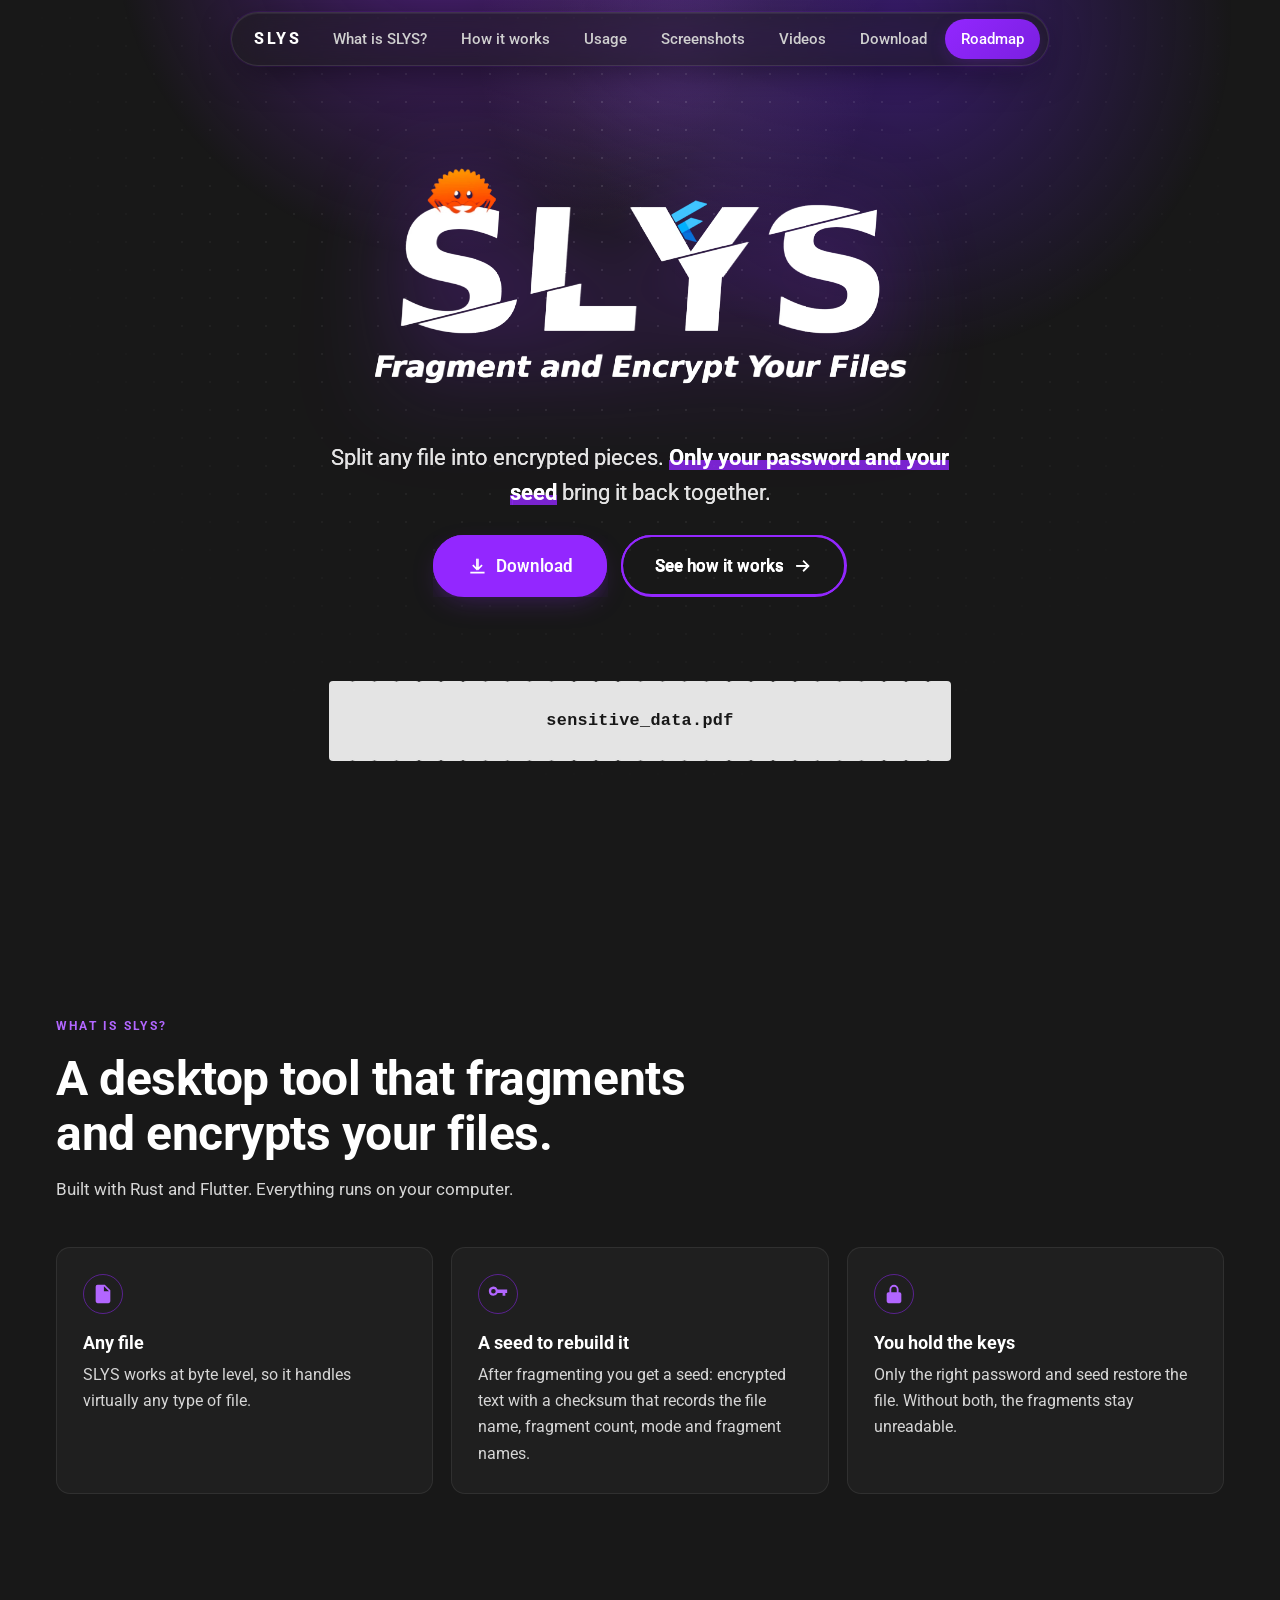
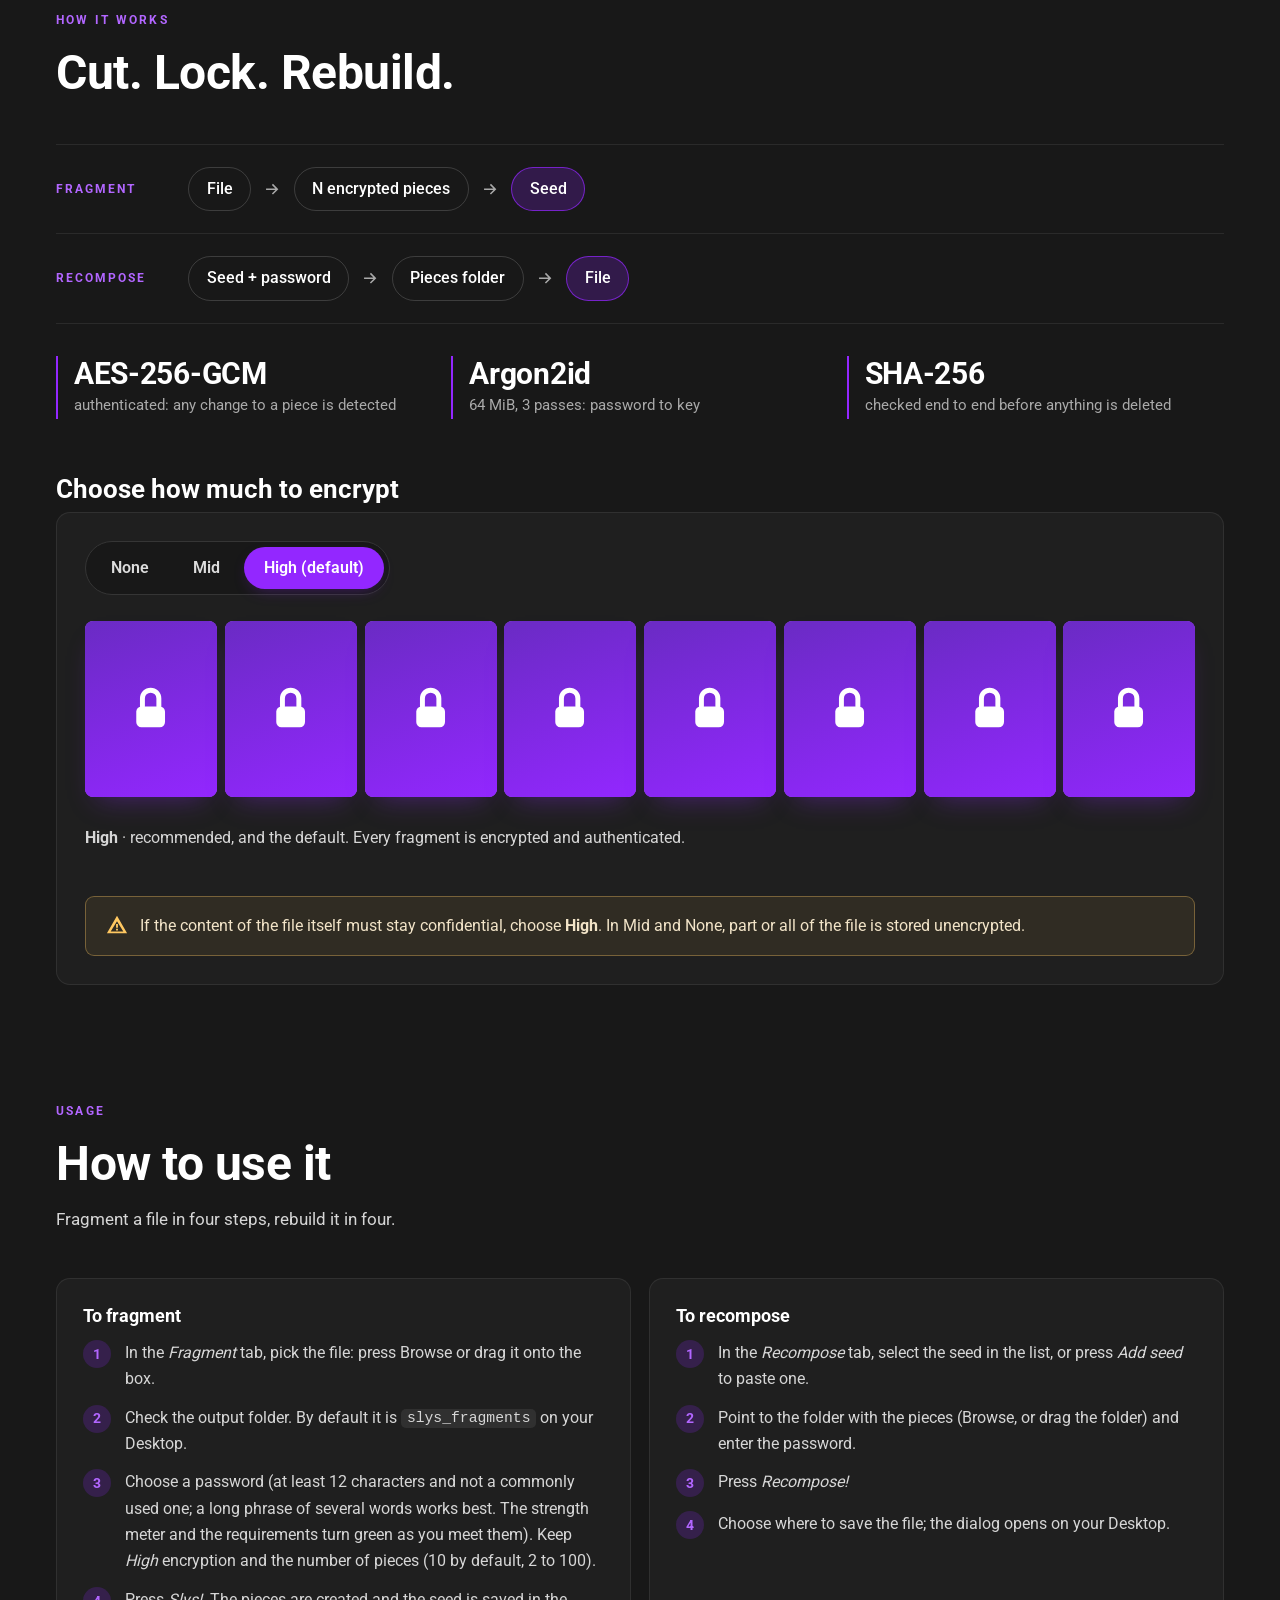
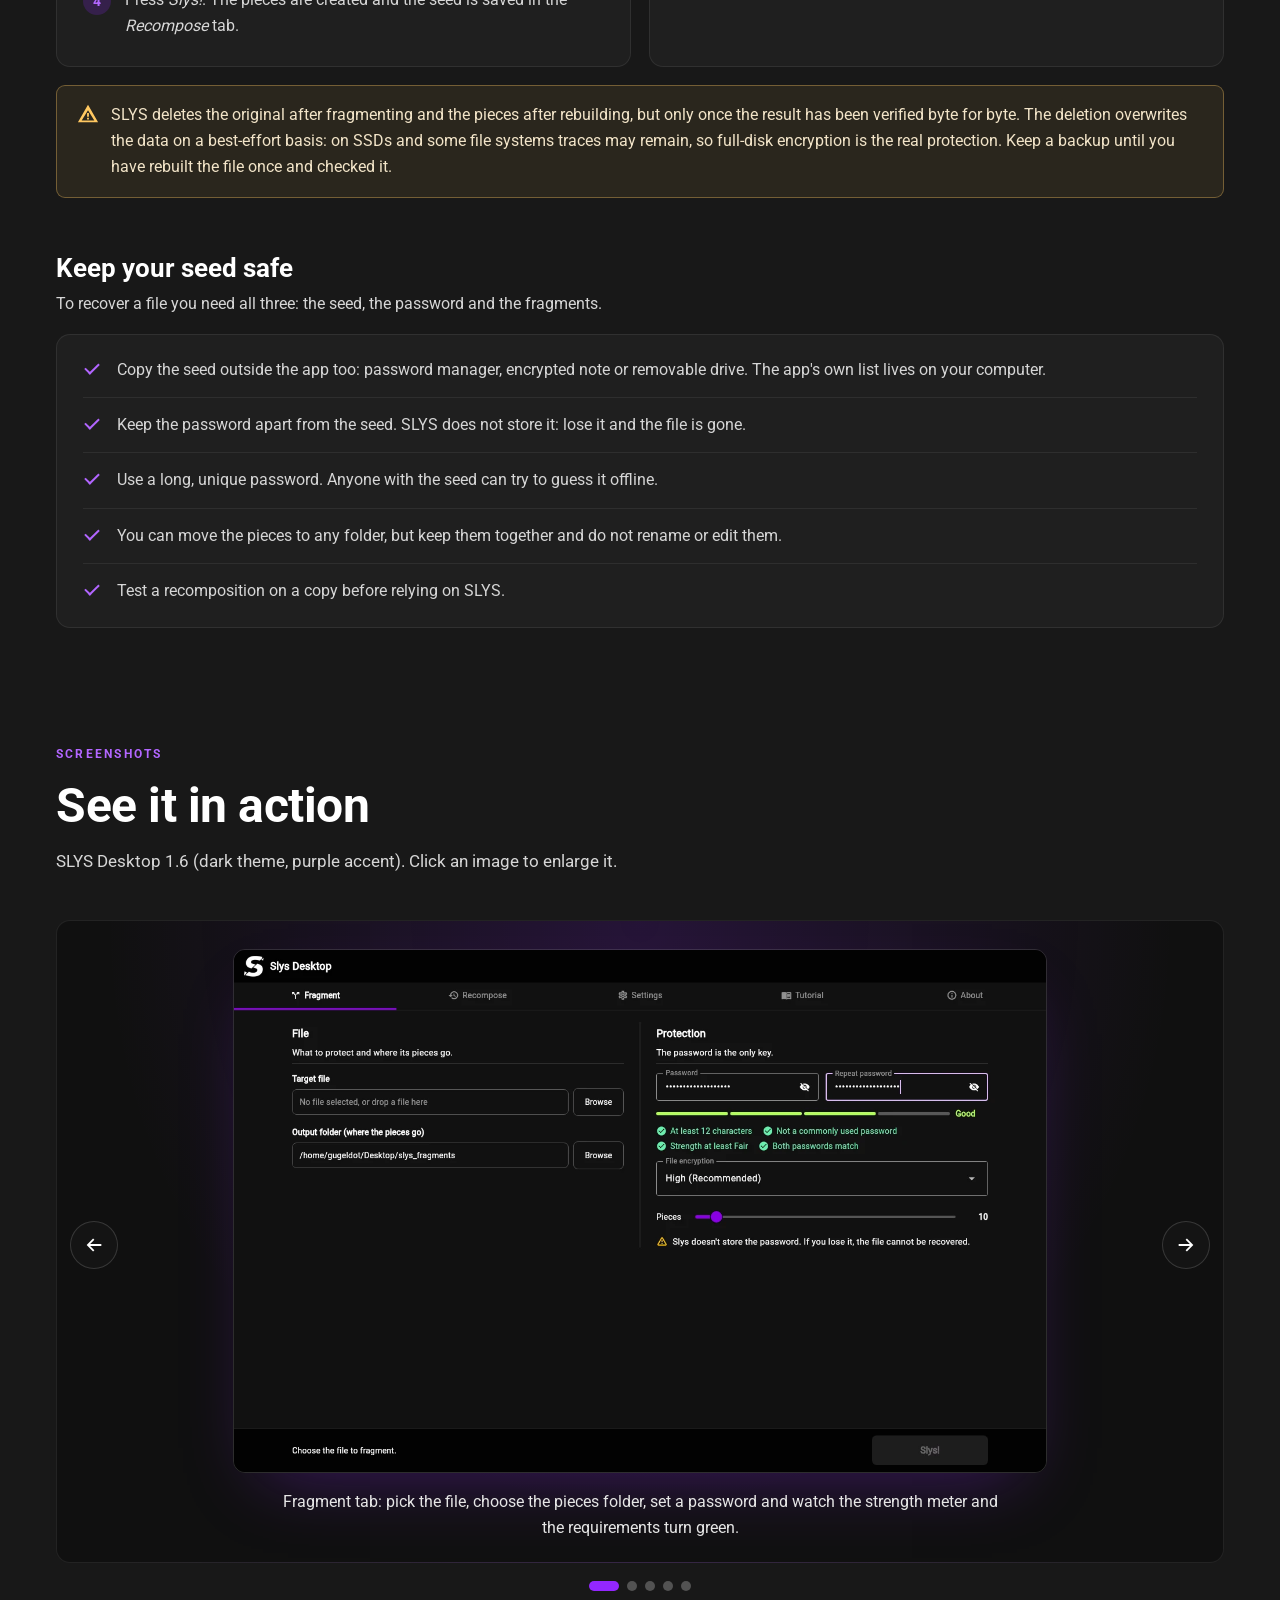
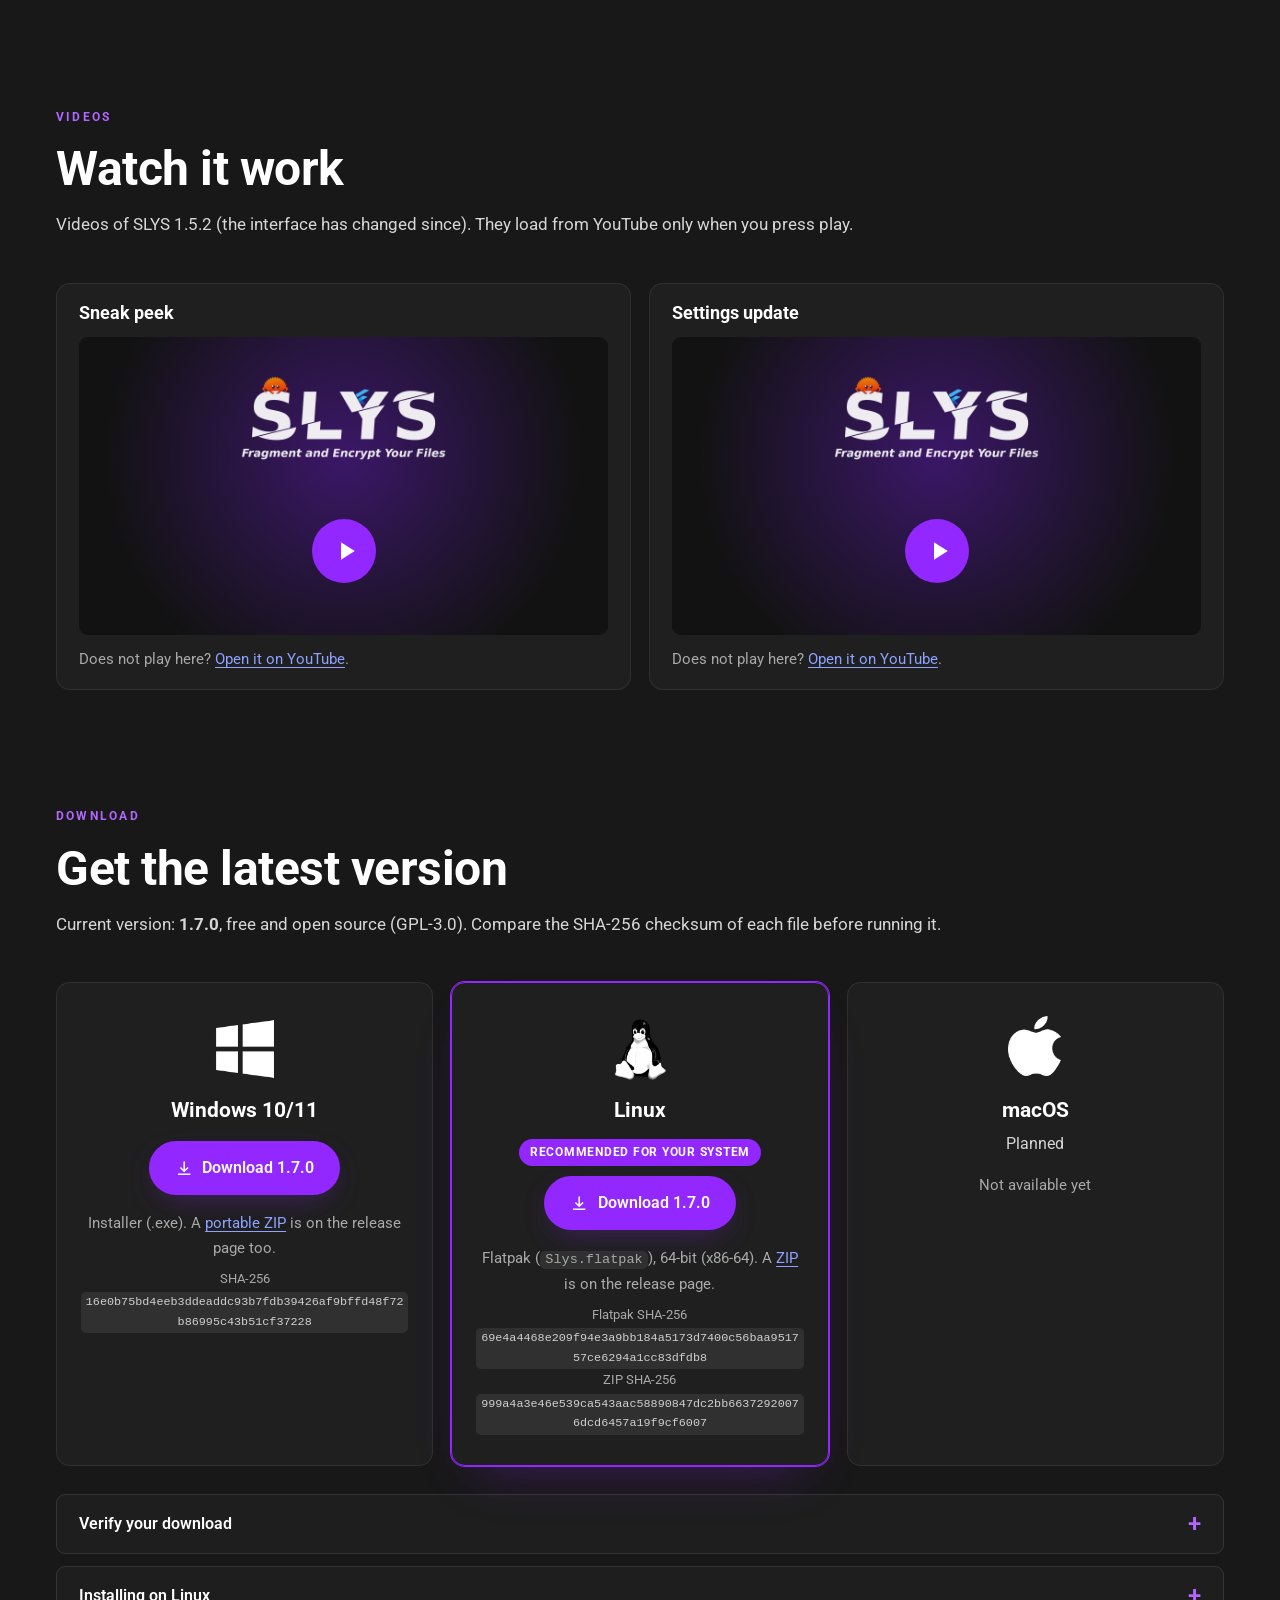
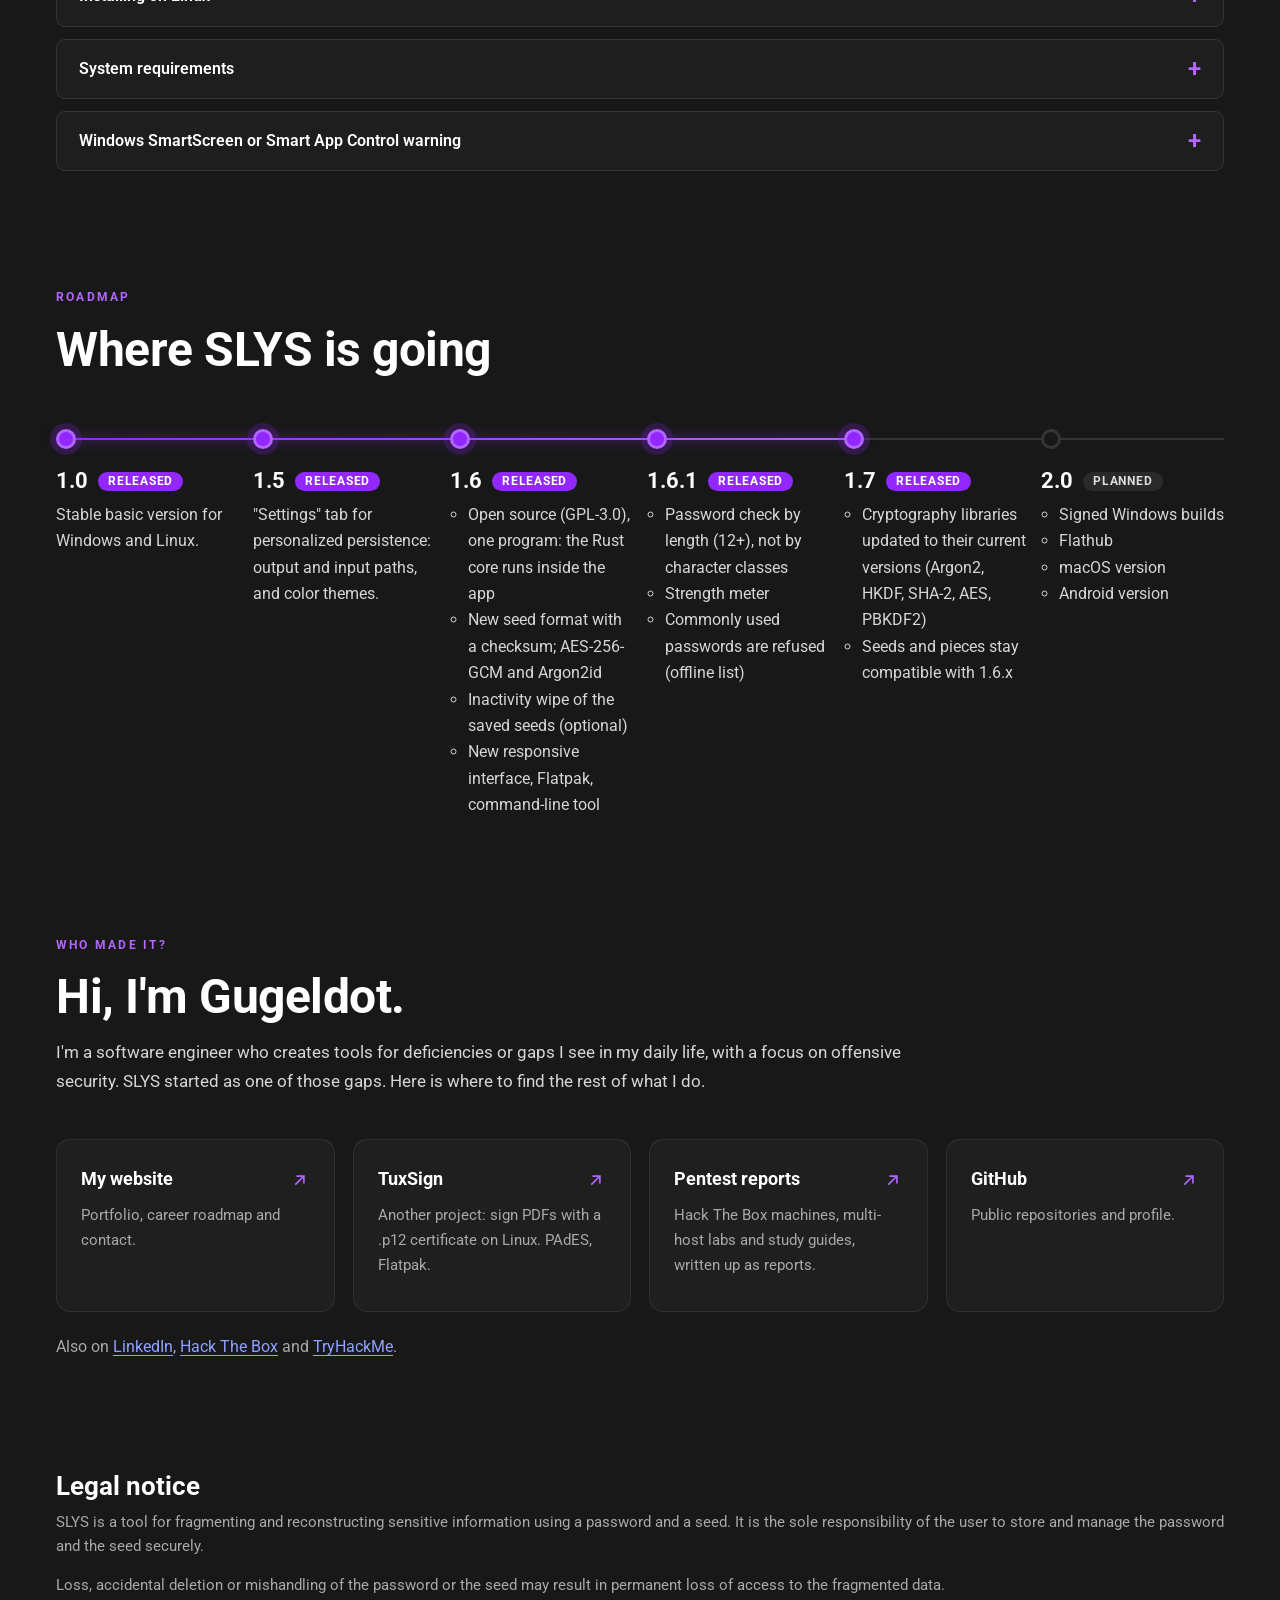
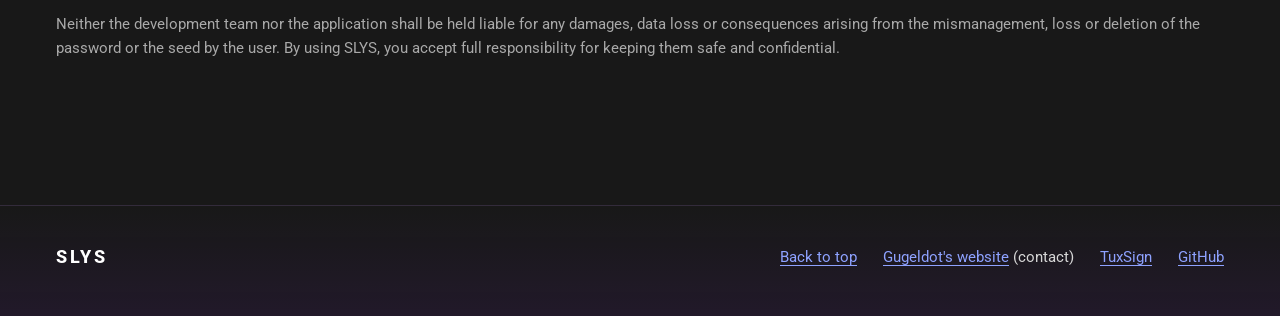
<file: docs/index.html>
<!DOCTYPE html>
<html lang="en">
<head>
<meta charset="utf-8">
<meta name="viewport" content="width=device-width, initial-scale=1">
<title>SLYS | Fragment &amp; Encrypt Your Files for Windows &amp; Linux</title>
<meta name="description" content="SLYS is a free, open-source desktop tool that splits any file into individually encrypted AES-256-GCM fragments. Rebuild it only with your password and your encrypted seed.">
<meta name="author" content="Rodrigo Palomo Cuenca">
<meta name="theme-color" content="#181818">
<link rel="canonical" href="https://gugeldot.github.io/slys/">
<link rel="icon" href="favicon.ico" sizes="any">
<link rel="icon" type="image/png" sizes="32x32" href="assets/icons/favicon-32x32.png">
<link rel="icon" type="image/png" sizes="16x16" href="assets/icons/favicon-16x16.png">
<link rel="apple-touch-icon" href="assets/icons/apple-touch-icon.png">

<meta property="og:type" content="website">
<meta property="og:site_name" content="SLYS">
<meta property="og:title" content="SLYS | Fragment &amp; Encrypt Your Files for Windows &amp; Linux">
<meta property="og:description" content="SLYS is a desktop tool that splits any file into individually encrypted AES-256 fragments. Rebuild it only with your password and your encrypted seed.">
<meta property="og:url" content="https://gugeldot.github.io/slys/">
<meta property="og:image" content="https://gugeldot.github.io/slys/assets/og/og-slys.png">
<meta property="og:image:type" content="image/png">
<meta property="og:image:width" content="1200">
<meta property="og:image:height" content="627">
<meta property="og:image:alt" content="SLYS logo with the tagline Fragment and Encrypt">
<meta property="og:locale" content="en_US">
<meta name="twitter:card" content="summary_large_image">
<meta name="twitter:title" content="SLYS | Fragment &amp; Encrypt Your Files for Windows &amp; Linux">
<meta name="twitter:description" content="SLYS is a desktop tool that splits any file into individually encrypted AES-256 fragments. Rebuild it only with your password and your encrypted seed.">
<meta name="twitter:image" content="https://gugeldot.github.io/slys/assets/og/og-slys.png">
<meta name="twitter:image:alt" content="SLYS logo with the tagline Fragment and Encrypt">

<link rel="preload" href="assets/fonts/roboto-latin.woff2" as="font" type="font/woff2" crossorigin>
<script>document.documentElement.classList.add('js');try{history.scrollRestoration='manual'}catch(e){}</script>
<link rel="stylesheet" href="assets/css/style.css">

<script type="application/ld+json">
{
  "@context": "https://schema.org",
  "@type": "SoftwareApplication",
  "name": "SLYS",
  "alternateName": "SLYS Desktop",
  "description": "Desktop tool that fragments a file into encrypted pieces and rebuilds it only with the password and the encrypted seed generated when fragmenting.",
  "url": "https://gugeldot.github.io/slys/",
  "image": "https://gugeldot.github.io/slys/assets/og/og-slys.png",
  "applicationCategory": "SecurityApplication",
  "operatingSystem": "Windows 10, Windows 11, Linux",
  "softwareVersion": "1.7.0",
  "license": "https://www.gnu.org/licenses/gpl-3.0.html",
  "codeRepository": "https://github.com/gugeldot/slys",
  "downloadUrl": "https://github.com/gugeldot/slys/releases/latest",
  "offers": { "@type": "Offer", "price": "0", "priceCurrency": "USD" },
  "author": { "@type": "Person", "name": "Rodrigo Palomo Cuenca", "alternateName": "Gugeldot", "url": "https://gugeldot.github.io/gugeldots-site/" }
}
</script>
</head>
<body>
<a class="skip" href="#main">Skip to content</a>

<svg width="0" height="0" style="position:absolute" aria-hidden="true" focusable="false">
  <symbol id="i-warn" viewBox="0 0 24 24"><path d="M12 2 1 21h22L12 2Zm0 6 6.9 11H5.1L12 8Zm-1 3v4h2v-4h-2Zm0 5v2h2v-2h-2Z" fill="currentColor" fill-rule="evenodd"/></symbol>
  <symbol id="i-info" viewBox="0 0 24 24"><path d="M12 2a10 10 0 1 0 0 20 10 10 0 0 0 0-20Zm-1 5h2v2h-2V7Zm0 4h2v6h-2v-6Z" fill="currentColor"/></symbol>
  <symbol id="i-download" viewBox="0 0 24 24"><path d="M12 3a1 1 0 0 1 1 1v9.6l3.3-3.3 1.4 1.4-5.7 5.7-5.7-5.7 1.4-1.4 3.3 3.3V4a1 1 0 0 1 1-1ZM4 19h16v2H4v-2Z" fill="currentColor"/></symbol>
  <symbol id="i-arrow" viewBox="0 0 24 24"><path d="M4 11h12.2l-4.600-4.600L13 5l7 7-7 7-1.400-1.400 4.600-4.600H4v-2Z" fill="currentColor"/></symbol>
  <symbol id="i-play" viewBox="0 0 24 24"><path d="M8 5v14l11-7L8 5Z" fill="currentColor"/></symbol>
  <symbol id="i-lock" viewBox="0 0 24 24"><path d="M12 2a5 5 0 0 0-5 5v3H6a2 2 0 0 0-2 2v8a2 2 0 0 0 2 2h12a2 2 0 0 0 2-2v-8a2 2 0 0 0-2-2h-1V7a5 5 0 0 0-5-5Zm-3 8V7a3 3 0 1 1 6 0v3H9Z" fill="currentColor"/></symbol>
  <symbol id="i-key" viewBox="0 0 24 24"><path d="M7 14a5 5 0 1 1 4.6-7H22v4h-2v3h-3v-3h-5.400A5 5 0 0 1 7 14Zm0-7.500a2.500 2.500 0 1 0 0 5 2.500 2.500 0 0 0 0-5Z" fill="currentColor"/></symbol>
  <symbol id="i-file" viewBox="0 0 24 24"><path d="M6 2h8l6 6v12a2 2 0 0 1-2 2H6a2 2 0 0 1-2-2V4a2 2 0 0 1 2-2Zm7 1.500V9h5.500L13 3.500Z" fill="currentColor"/></symbol>
  <symbol id="i-pc" viewBox="0 0 24 24"><path d="M3 4h18a1 1 0 0 1 1 1v11a1 1 0 0 1-1 1h-7v2h3v2H7v-2h3v-2H3a1 1 0 0 1-1-1V5a1 1 0 0 1 1-1Zm1 2v9h16V6H4Z" fill="currentColor"/></symbol>
  <symbol id="i-bolt" viewBox="0 0 24 24"><path d="M13 2 4 14h6l-1 8 9-12h-6l1-8Z" fill="currentColor"/></symbol>
</svg>

<header class="site-header">
  <div class="bar">
   <div class="dock">
    <a class="brand" href="#top" aria-label="SLYS, back to top">SLYS</a>
    <button class="nav-toggle" type="button" aria-expanded="false" aria-controls="site-nav">Menu</button>
    <nav id="site-nav" class="nav" aria-label="Sections">
      <span class="ind" aria-hidden="true"></span>
      <a class="pill" href="#what">What is SLYS?</a>
      <a class="pill" href="#how-it-works">How it works</a>
      <a class="pill" href="#usage">Usage</a>
      <a class="pill" href="#screenshots">Screenshots</a>
      <a class="pill" href="#videos">Videos</a>
      <a class="pill" href="#download">Download</a>
      <a class="pill" href="#roadmap">Roadmap</a>
    </nav>
   </div>
  </div>
  <div class="progress" aria-hidden="true"></div>
</header>

<main id="main">
<section class="hero" id="top">
  <div class="aurora" aria-hidden="true"><i></i><i></i><i></i></div>
  <h1><img class="intro" src="assets/img/slys-logo.webp" width="1100" height="480" fetchpriority="high" alt="SLYS - Fragment and Encrypt Your Files"></h1>
  <p class="lead intro">Split any file into encrypted pieces. <strong>Only your password and your seed</strong> bring it back together.</p>
  <p class="cta">
    <a class="btn btn-lg intro" href="#download"><svg class="ico" aria-hidden="true"><use href="#i-download"/></svg>Download</a>
    <a class="btn btn-lg btn-ghost intro" href="#how-it-works">See how it works<svg class="ico" aria-hidden="true"><use href="#i-arrow"/></svg></a>
  </p>

  <div class="demo" aria-hidden="true">
    <span class="shard" style="--i:0;--x:-336px;--y:-94px;--r:14deg"></span><span class="shard" style="--i:1;--x:-369px;--y:70px;--r:-12deg"></span><span class="shard" style="--i:2;--x:-350px;--y:62px;--r:-42deg"></span><span class="shard" style="--i:3;--x:-246px;--y:-116px;--r:-37deg"></span><span class="shard" style="--i:4;--x:-226px;--y:88px;--r:-34deg"></span><span class="shard" style="--i:5;--x:-248px;--y:94px;--r:40deg"></span><span class="shard" style="--i:6;--x:-148px;--y:-88px;--r:43deg"></span><span class="shard" style="--i:7;--x:-243px;--y:97px;--r:-19deg"></span><span class="shard" style="--i:8;--x:-199px;--y:-103px;--r:-17deg"></span><span class="shard" style="--i:9;--x:-29px;--y:-86px;--r:7deg"></span><span class="shard" style="--i:10;--x:-46px;--y:-94px;--r:4deg"></span><span class="shard" style="--i:11;--x:-151px;--y:-119px;--r:-26deg"></span><span class="shard" style="--i:12;--x:7px;--y:-80px;--r:-17deg"></span><span class="shard" style="--i:13;--x:8px;--y:-73px;--r:-18deg"></span><span class="shard" style="--i:14;--x:76px;--y:54px;--r:-23deg"></span><span class="shard" style="--i:15;--x:49px;--y:67px;--r:34deg"></span><span class="shard" style="--i:16;--x:105px;--y:-57px;--r:43deg"></span><span class="shard" style="--i:17;--x:-7px;--y:-82px;--r:23deg"></span><span class="shard" style="--i:18;--x:22px;--y:-63px;--r:-41deg"></span><span class="shard" style="--i:19;--x:158px;--y:71px;--r:7deg"></span><span class="shard" style="--i:20;--x:226px;--y:-50px;--r:18deg"></span><span class="shard" style="--i:21;--x:186px;--y:82px;--r:-4deg"></span><span class="shard" style="--i:22;--x:262px;--y:120px;--r:-2deg"></span><span class="shard" style="--i:23;--x:245px;--y:-119px;--r:18deg"></span><span class="shard" style="--i:24;--x:263px;--y:133px;--r:29deg"></span><span class="shard" style="--i:25;--x:206px;--y:-91px;--r:15deg"></span><span class="shard" style="--i:26;--x:170px;--y:-70px;--r:-30deg"></span><span class="shard" style="--i:27;--x:213px;--y:-119px;--r:24deg"></span>
    <span class="demo-label">sensitive_data.pdf</span>
  </div>

</section>

<section id="what">
  <div class="head reveal">
    <span class="eyebrow">What is SLYS?</span>
    <h2>A desktop tool that fragments and encrypts your files.</h2>
    <p>Built with Rust and Flutter. Everything runs on your computer.</p>
  </div>
  <div class="trio3">
    <article class="card reveal" style="--d:.04s">
      <span class="tag"><svg class="ico" aria-hidden="true"><use href="#i-file"/></svg></span>
      <h3>Any file</h3>
      <p>SLYS works at byte level, so it handles virtually any type of file.</p>
    </article>
    <article class="card reveal" style="--d:.11s">
      <span class="tag"><svg class="ico" aria-hidden="true"><use href="#i-key"/></svg></span>
      <h3>A seed to rebuild it</h3>
      <p>After fragmenting you get a seed: encrypted text with a checksum that records the file name, fragment count, mode and fragment names.</p>
    </article>
    <article class="card reveal" style="--d:.18s">
      <span class="tag"><svg class="ico" aria-hidden="true"><use href="#i-lock"/></svg></span>
      <h3>You hold the keys</h3>
      <p>Only the right password and seed restore the file. Without both, the fragments stay unreadable.</p>
    </article>
  </div>
</section>

<section id="how-it-works">
  <div class="head reveal">
    <span class="eyebrow">How it works</span>
    <h2>Cut. Lock. Rebuild.</h2>
  </div>
  <div class="flows reveal">
    <div class="flow"><span class="flow-t">Fragment</span><span class="node">File</span><svg class="ico arr" aria-hidden="true"><use href="#i-arrow"/></svg><span class="node">N encrypted pieces</span><svg class="ico arr" aria-hidden="true"><use href="#i-arrow"/></svg><span class="node hi">Seed</span></div>
    <div class="flow"><span class="flow-t">Recompose</span><span class="node">Seed + password</span><svg class="ico arr" aria-hidden="true"><use href="#i-arrow"/></svg><span class="node">Pieces folder</span><svg class="ico arr" aria-hidden="true"><use href="#i-arrow"/></svg><span class="node hi">File</span></div>
  </div>
  <div class="facts reveal">
    <div class="fact"><b>AES-256-GCM</b><span>authenticated: any change to a piece is detected</span></div>
    <div class="fact"><b>Argon2id</b><span>64 MiB, 3 passes: password to key</span></div>
    <div class="fact"><b>SHA-256</b><span>checked end to end before anything is deleted</span></div>
  </div>

  <h3 class="sub" id="modes">Choose how much to encrypt</h3>
  <div class="card modes reveal">
    <fieldset>
      <legend class="sr-only">Encryption mode</legend>
      <div class="seg" role="radiogroup">
        <input type="radio" name="mode" id="m-none" value="none"><label for="m-none">None</label>
        <input type="radio" name="mode" id="m-mid" value="mid"><label for="m-mid">Mid</label>
        <input type="radio" name="mode" id="m-high" value="high" checked><label for="m-high">High (default)</label>
      </div>
    </fieldset>
    <div class="fraglist" aria-hidden="true" data-frags>
      <span class="frag enc" style="--i:0"><svg class="lock" viewBox="0 0 24 24" aria-hidden="true"><path class="shackle" d="M8 11V7a4 4 0 0 1 8 0v4" fill="none" stroke="currentColor" stroke-width="2.4" stroke-linecap="round"/><rect class="body" x="5" y="11" width="14" height="10" rx="2.5" fill="currentColor"/></svg></span>
      <span class="frag enc" style="--i:1"><svg class="lock" viewBox="0 0 24 24" aria-hidden="true"><path class="shackle" d="M8 11V7a4 4 0 0 1 8 0v4" fill="none" stroke="currentColor" stroke-width="2.4" stroke-linecap="round"/><rect class="body" x="5" y="11" width="14" height="10" rx="2.5" fill="currentColor"/></svg></span>
      <span class="frag enc" style="--i:2"><svg class="lock" viewBox="0 0 24 24" aria-hidden="true"><path class="shackle" d="M8 11V7a4 4 0 0 1 8 0v4" fill="none" stroke="currentColor" stroke-width="2.4" stroke-linecap="round"/><rect class="body" x="5" y="11" width="14" height="10" rx="2.5" fill="currentColor"/></svg></span>
      <span class="frag enc" style="--i:3"><svg class="lock" viewBox="0 0 24 24" aria-hidden="true"><path class="shackle" d="M8 11V7a4 4 0 0 1 8 0v4" fill="none" stroke="currentColor" stroke-width="2.4" stroke-linecap="round"/><rect class="body" x="5" y="11" width="14" height="10" rx="2.5" fill="currentColor"/></svg></span>
      <span class="frag enc" style="--i:4"><svg class="lock" viewBox="0 0 24 24" aria-hidden="true"><path class="shackle" d="M8 11V7a4 4 0 0 1 8 0v4" fill="none" stroke="currentColor" stroke-width="2.4" stroke-linecap="round"/><rect class="body" x="5" y="11" width="14" height="10" rx="2.5" fill="currentColor"/></svg></span>
      <span class="frag enc" style="--i:5"><svg class="lock" viewBox="0 0 24 24" aria-hidden="true"><path class="shackle" d="M8 11V7a4 4 0 0 1 8 0v4" fill="none" stroke="currentColor" stroke-width="2.4" stroke-linecap="round"/><rect class="body" x="5" y="11" width="14" height="10" rx="2.5" fill="currentColor"/></svg></span>
      <span class="frag enc" style="--i:6"><svg class="lock" viewBox="0 0 24 24" aria-hidden="true"><path class="shackle" d="M8 11V7a4 4 0 0 1 8 0v4" fill="none" stroke="currentColor" stroke-width="2.4" stroke-linecap="round"/><rect class="body" x="5" y="11" width="14" height="10" rx="2.5" fill="currentColor"/></svg></span>
      <span class="frag enc" style="--i:7"><svg class="lock" viewBox="0 0 24 24" aria-hidden="true"><path class="shackle" d="M8 11V7a4 4 0 0 1 8 0v4" fill="none" stroke="currentColor" stroke-width="2.4" stroke-linecap="round"/><rect class="body" x="5" y="11" width="14" height="10" rx="2.5" fill="currentColor"/></svg></span>
    </div>
    <div aria-live="polite">
      <p class="mode-desc" data-mode="none"><strong>None</strong> · obfuscation only. No fragment is encrypted: they are raw slices with random names. The seed still is encrypted.</p>
      <p class="mode-desc" data-mode="mid"><strong>Mid</strong> · not recommended. Only the first and last fragment are encrypted; most of the file stays readable.</p>
      <p class="mode-desc on" data-mode="high"><strong>High</strong> · recommended, and the default. Every fragment is encrypted and authenticated.</p>
    </div>
    <p class="note"><svg class="ico" role="img" aria-label="Warning"><use href="#i-warn"/></svg><span>If the content of the file itself must stay confidential, choose <strong>High</strong>. In Mid and None, part or all of the file is stored unencrypted.</span></p>
  </div>
</section>

<section id="usage">
  <div class="head reveal">
    <span class="eyebrow">Usage</span>
    <h2>How to use it</h2>
    <p>Fragment a file in four steps, rebuild it in four.</p>
  </div>
  <div class="two">
    <article class="card reveal">
      <h3>To fragment</h3>
      <ol class="todo-list">
        <li>In the <em>Fragment</em> tab, pick the file: press Browse or drag it onto the box.</li>
        <li>Check the output folder. By default it is <code>slys_fragments</code> on your Desktop.</li>
        <li>Choose a password (at least 12 characters and not a commonly used one; a long phrase of several words works best. The strength meter and the requirements turn green as you meet them). Keep <em>High</em> encryption and the number of pieces (10 by default, 2 to 100).</li>
        <li>Press <em>Slys!</em>. The pieces are created and the seed is saved in the <em>Recompose</em> tab.</li>
      </ol>
    </article>
    <article class="card reveal" style="--d:.1s">
      <h3>To recompose</h3>
      <ol class="todo-list">
        <li>In the <em>Recompose</em> tab, select the seed in the list, or press <em>Add seed</em> to paste one.</li>
        <li>Point to the folder with the pieces (Browse, or drag the folder) and enter the password.</li>
        <li>Press <em>Recompose!</em></li>
        <li>Choose where to save the file; the dialog opens on your Desktop.</li>
      </ol>
    </article>
  </div>
  <p class="note reveal" role="note"><svg class="ico" role="img" aria-label="Warning"><use href="#i-warn"/></svg><span>SLYS deletes the original after fragmenting and the pieces after rebuilding, but only once the result has been verified byte for byte. The deletion overwrites the data on a best-effort basis: on SSDs and some file systems traces may remain, so full-disk encryption is the real protection. Keep a backup until you have rebuilt the file once and checked it.</span></p>

  <h3 class="sub" id="seed-safety">Keep your seed safe</h3>
  <p class="sub-lead">To recover a file you need all three: the seed, the password and the fragments.</p>
  <ul class="check card reveal">
    <li>Copy the seed outside the app too: password manager, encrypted note or removable drive. The app's own list lives on your computer.</li>
    <li>Keep the password apart from the seed. SLYS does not store it: lose it and the file is gone.</li>
    <li>Use a long, unique password. Anyone with the seed can try to guess it offline.</li>
    <li>You can move the pieces to any folder, but keep them together and do not rename or edit them.</li>
    <li>Test a recomposition on a copy before relying on SLYS.</li>
  </ul>
</section>

<section id="screenshots">
  <div class="head reveal">
    <span class="eyebrow">Screenshots</span>
    <h2>See it in action</h2>
    <p>SLYS Desktop 1.6 (dark theme, purple accent). Click an image to enlarge it.</p>
  </div>
  <div class="carousel reveal" role="region" aria-roledescription="carousel" aria-label="Screenshots of SLYS Desktop">
    <div class="viewport" tabindex="0">
      <ul class="track">
        <li class="slide" aria-label="1 of 5">
          <figure>
            <a href="assets/img/shot-1.webp" data-lightbox aria-label="Enlarge screenshot 1"><img src="assets/img/shot-1.webp" width="1400" height="900"  decoding="async" alt="SLYS Desktop Fragment tab with target file, output folder, password fields with a strength meter and live requirements, encryption level High and a pieces slider set to 10"></a>
            <figcaption>Fragment tab: pick the file, choose the pieces folder, set a password and watch the strength meter and the requirements turn green.</figcaption>
          </figure>
        </li>
        <li class="slide" aria-label="2 of 5">
          <figure>
            <a href="assets/img/shot-2.webp" data-lightbox aria-label="Enlarge screenshot 2"><img src="assets/img/shot-2.webp" width="1400" height="900" loading="lazy" decoding="async" alt="SLYS Desktop Recompose tab with a saved seed selected, the folder where the pieces are and the password field"></a>
            <figcaption>Recompose tab: select the seed, enter the password and say where the pieces are.</figcaption>
          </figure>
        </li>
        <li class="slide" aria-label="3 of 5">
          <figure>
            <a href="assets/img/shot-3.webp" data-lightbox aria-label="Enlarge screenshot 3"><img src="assets/img/shot-3.webp" width="1400" height="900" loading="lazy" decoding="async" alt="SLYS Desktop settings tab with dark mode, accent colour, the inactivity wipe card and fragment defaults"></a>
            <figcaption>Settings: theme, accent colour, the optional inactivity wipe and the fragment defaults.</figcaption>
          </figure>
        </li>
        <li class="slide" aria-label="4 of 5">
          <figure>
            <a href="assets/img/shot-4.webp" data-lightbox aria-label="Enlarge screenshot 4"><img src="assets/img/shot-4.webp" width="1400" height="900" loading="lazy" decoding="async" alt="SLYS Desktop tutorial tab with two illustrated flows for fragmenting and recomposing"></a>
            <figcaption>Tutorial: the fragment and recompose flows, illustrated.</figcaption>
          </figure>
        </li>
        <li class="slide" aria-label="5 of 5">
          <figure>
            <a href="assets/img/shot-5.webp" data-lightbox aria-label="Enlarge screenshot 5"><img src="assets/img/shot-5.webp" width="1400" height="900" loading="lazy" decoding="async" alt="SLYS Desktop about tab with version, build, seed format and licence"></a>
            <figcaption>About: version, build, seed format and what SLYS does.</figcaption>
          </figure>
        </li>
      </ul>
    </div>
    <button type="button" class="car-btn prev" aria-label="Previous screenshot"><svg class="ico" aria-hidden="true"><use href="#i-arrow"/></svg></button>
    <button type="button" class="car-btn next" aria-label="Next screenshot"><svg class="ico" aria-hidden="true"><use href="#i-arrow"/></svg></button>
    <div class="car-foot">
      <div class="dots"><button type="button" class="dot on" aria-label="Go to screenshot 1" aria-current="true"></button><button type="button" class="dot" aria-label="Go to screenshot 2"></button><button type="button" class="dot" aria-label="Go to screenshot 3"></button><button type="button" class="dot" aria-label="Go to screenshot 4"></button><button type="button" class="dot" aria-label="Go to screenshot 5"></button></div>
    </div>
  </div>
</section>

<section id="videos">
  <div class="head reveal">
    <span class="eyebrow">Videos</span>
    <h2>Watch it work</h2>
    <p>Videos of SLYS 1.5.2 (the interface has changed since). They load from YouTube only when you press play.</p>
  </div>
  <div class="two">
    <article class="card video-card reveal">
      <h3>Sneak peek</h3>
      <a class="video" href="https://youtu.be/vsgayHR3l5A" data-yt="vsgayHR3l5A" data-title="SLYS 1.5.2 Sneak Peek" target="_blank" rel="noopener noreferrer">
        <img src="assets/img/slys-logo.webp" width="1100" height="480" loading="lazy" decoding="async" alt="">
        <span class="play"><svg class="ico" aria-hidden="true"><use href="#i-play"/></svg></span>
        <span class="sr-only">Play video: SLYS 1.5.2 Sneak Peek</span>
      </a>
      <p class="alt">Does not play here? <a href="https://youtu.be/vsgayHR3l5A" target="_blank" rel="noopener noreferrer">Open it on YouTube<span class="sr-only"> (opens in a new tab)</span></a>.</p>
    </article>
    <article class="card video-card reveal" style="--d:.1s">
      <h3>Settings update</h3>
      <a class="video" href="https://youtu.be/JXyZCfNcs8A" data-yt="JXyZCfNcs8A" data-title="SLYS 1.5.2 Settings Update" target="_blank" rel="noopener noreferrer">
        <img src="assets/img/slys-logo.webp" width="1100" height="480" loading="lazy" decoding="async" alt="">
        <span class="play"><svg class="ico" aria-hidden="true"><use href="#i-play"/></svg></span>
        <span class="sr-only">Play video: SLYS 1.5.2 Settings Update</span>
      </a>
      <p class="alt">Does not play here? <a href="https://youtu.be/JXyZCfNcs8A" target="_blank" rel="noopener noreferrer">Open it on YouTube<span class="sr-only"> (opens in a new tab)</span></a>.</p>
    </article>
  </div>
</section>

<section id="download">
  <div class="head reveal">
    <span class="eyebrow">Download</span>
    <h2>Get the latest version</h2>
    <p>Current version: <strong>1.7.0</strong>, free and open source (GPL-3.0). Compare the SHA-256 checksum of each file before running it.</p>
  </div>
  <div class="os-grid">
    <article class="card os reveal" data-os="windows">
      <img src="assets/img/os-windows.webp" width="240" height="240" loading="lazy" decoding="async" alt="Windows logo">
      <h3>Windows 10/11</h3>
      <p class="rec" hidden>Recommended for your system</p>
      <p><a class="btn" href="https://github.com/gugeldot/slys/releases/latest/download/Slys_Installer.exe" rel="noopener noreferrer"><svg class="ico" aria-hidden="true"><use href="#i-download"/></svg>Download 1.7.0<span class="sr-only"> (opens in a new tab)</span></a></p>
      <p class="meta">Installer (.exe). A <a href="https://github.com/gugeldot/slys/releases/latest" target="_blank" rel="noopener noreferrer">portable ZIP</a> is on the release page too.</p>
      <p class="hash"><span>SHA-256</span> <code id="sha-windows">16e0b75bd4eeb3ddeaddc93b7fdb39426af9bffd48f72b86995c43b51cf37228</code></p>
    </article>
    <article class="card os reveal" style="--d:.08s" data-os="linux">
      <img src="assets/img/os-linux.webp" width="206" height="240" loading="lazy" decoding="async" alt="Linux penguin logo">
      <h3>Linux</h3>
      <p class="rec" hidden>Recommended for your system</p>
      <p><a class="btn" href="https://github.com/gugeldot/slys/releases/latest/download/Slys.flatpak" rel="noopener noreferrer"><svg class="ico" aria-hidden="true"><use href="#i-download"/></svg>Download 1.7.0<span class="sr-only"> (opens in a new tab)</span></a></p>
      <p class="meta">Flatpak (<code>Slys.flatpak</code>), 64-bit (x86-64). A <a href="https://github.com/gugeldot/slys/releases/latest" target="_blank" rel="noopener noreferrer">ZIP</a> is on the release page.</p>
      <p class="hash"><span>Flatpak SHA-256</span> <code id="sha-flatpak">69e4a4468e209f94e3a9bb184a5173d7400c56baa951757ce6294a1cc83dfdb8</code></p>
      <p class="hash"><span>ZIP SHA-256</span> <code id="sha-linux">999a4a3e46e539ca543aac58890847dc2bb66372920076dcd6457a19f9cf6007</code></p>
    </article>
    <article class="card os os-soon reveal" style="--d:.16s" data-os="macos">
      <img src="assets/img/os-macos.webp" width="240" height="240" loading="lazy" decoding="async" alt="Apple logo">
      <h3>macOS</h3>
      <p><span class="status">Planned</span></p>
      <p class="meta">Not available yet</p>
    </article>
  </div>
  <!-- tools/fill-checksums.py copies the SHA-256 values from the release's SHA256SUMS file into the codes above. -->

  <div class="accs">
    <details class="acc reveal">
      <summary>Verify your download</summary>
      <div class="body">
        <p>Every release has a <code>SHA256SUMS</code> file and a build attestation that proves who built each file and from which commit. If anything does not match, do not run the file.</p>
        <p><strong>Windows (PowerShell)</strong></p>
        <pre><code>Get-FileHash .\Slys_Installer.exe -Algorithm SHA256</code></pre>
        <p><strong>Linux</strong></p>
        <pre><code>sha256sum -c SHA256SUMS</code></pre>
        <p><strong>Build attestation</strong> (needs the GitHub CLI)</p>
        <pre><code>gh attestation verify Slys.flatpak --repo gugeldot/slys</code></pre>
      </div>
    </details>
    <details class="acc reveal">
      <summary>Installing on Linux</summary>
      <div class="body">
        <p><strong>Flatpak</strong> (recommended): <code>flatpak install --user Slys.flatpak</code>, then run SLYS from your applications menu or with <code>flatpak run io.github.gugeldot.Slys</code>. It has no network access and cannot see folders like <code>~/.ssh</code>.</p>
        <p><strong>ZIP</strong>: extract it anywhere and run <code>slys</code>. If your system does not run it, mark it as executable with <code>chmod +x slys</code>.</p>
      </div>
    </details>
    <details class="acc reveal">
      <summary>System requirements</summary>
      <div class="body">
        <ul class="plain">
          <li>Windows 10 or 11, or a 64-bit (x86-64) Linux distribution with a graphical desktop.</li>
          <li>Files of any size: SLYS processes them in 64 KiB chunks instead of loading them into memory.</li>
          <li>The file must have at least as many bytes as the number of fragments you choose.</li>
        </ul>
      </div>
    </details>
    <details class="acc reveal">
      <summary>Windows SmartScreen or Smart App Control warning</summary>
      <div class="body">
        <p>Windows may show a SmartScreen warning the first time you run the installer. The executable is not signed with a code-signing certificate yet (signing is planned). SmartScreen flags unsigned files by default. To continue, choose <em>More info</em>, then <em>Run anyway</em>. Verifying the SHA-256 checksum above first is recommended.</p>
        <p><strong>Smart App Control.</strong> On some Windows 11 installations, Smart App Control blocks the installer with no <em>Run anyway</em> option, because the file is not signed yet. The only ways around it are to turn Smart App Control off (<em>Windows Security, App &amp; browser control, Smart App Control settings</em>; on many versions it cannot be turned back on without resetting Windows) or to wait for the signed build. Choose what suits that computer.</p>
      </div>
    </details>
  </div>
</section>

<section id="roadmap">
  <div class="head reveal">
    <span class="eyebrow">Roadmap</span>
    <h2>Where SLYS is going</h2>
  </div>
  <ol class="timeline reveal">
    <li class="done"><h3>1.0 <span class="badge">Released</span></h3><p>Stable basic version for Windows and Linux.</p></li>
    <li class="done"><h3>1.5 <span class="badge">Released</span></h3><p>"Settings" tab for personalized persistence: output and input paths, and color themes.</p></li>
    <li class="done"><h3>1.6 <span class="badge">Released</span></h3><ul><li>Open source (GPL-3.0), one program: the Rust core runs inside the app</li><li>New seed format with a checksum; AES-256-GCM and Argon2id</li><li>Inactivity wipe of the saved seeds (optional)</li><li>New responsive interface, Flatpak, command-line tool</li></ul></li>
    <li class="done"><h3>1.6.1 <span class="badge">Released</span></h3><ul><li>Password check by length (12+), not by character classes</li><li>Strength meter</li><li>Commonly used passwords are refused (offline list)</li></ul></li>
    <li class="done"><h3>1.7 <span class="badge">Released</span></h3><ul><li>Cryptography libraries updated to their current versions (Argon2, HKDF, SHA-2, AES, PBKDF2)</li><li>Seeds and pieces stay compatible with 1.6.x</li></ul></li>
    <li><h3>2.0 <span class="badge">Planned</span></h3><ul><li>Signed Windows builds</li><li>Flathub</li><li>macOS version</li><li>Android version</li></ul></li>
  </ol>
</section>

<section id="about">
  <div class="head reveal">
    <span class="eyebrow">Who made it?</span>
    <h2>Hi, I'm Gugeldot.</h2>
    <p>I'm a software engineer who creates tools for deficiencies or gaps I see in my daily life, with a focus on offensive security. SLYS started as one of those gaps. Here is where to find the rest of what I do.</p>
  </div>
  <div class="links4">
    <a class="card link-card reveal" href="https://gugeldot.github.io/gugeldots-site/" target="_blank" rel="noopener noreferrer"><span class="lc-t">My website<svg class="ico go" aria-hidden="true"><use href="#i-arrow"/></svg></span><span class="lc-d">Portfolio, career roadmap and contact.</span><span class="sr-only"> (opens in a new tab)</span></a>
    <a class="card link-card reveal" href="https://gugeldot.github.io/TuxSign/" target="_blank" rel="noopener noreferrer"><span class="lc-t">TuxSign<svg class="ico go" aria-hidden="true"><use href="#i-arrow"/></svg></span><span class="lc-d">Another project: sign PDFs with a .p12 certificate on Linux. PAdES, Flatpak.</span><span class="sr-only"> (opens in a new tab)</span></a>
    <a class="card link-card reveal" href="https://gugeldot.github.io/gugeldots-site/reports.html" target="_blank" rel="noopener noreferrer"><span class="lc-t">Pentest reports<svg class="ico go" aria-hidden="true"><use href="#i-arrow"/></svg></span><span class="lc-d">Hack The Box machines, multi-host labs and study guides, written up as reports.</span><span class="sr-only"> (opens in a new tab)</span></a>
    <a class="card link-card reveal" href="https://github.com/gugeldot" target="_blank" rel="noopener noreferrer"><span class="lc-t">GitHub<svg class="ico go" aria-hidden="true"><use href="#i-arrow"/></svg></span><span class="lc-d">Public repositories and profile.</span><span class="sr-only"> (opens in a new tab)</span></a>
  </div>
  <p class="more reveal">Also on <a href="https://linkedin.com/in/rodrigo-palomo-cuenca" target="_blank" rel="noopener noreferrer">LinkedIn<span class="sr-only"> (opens in a new tab)</span></a>, <a href="https://app.hackthebox.com/public/users/2388245" target="_blank" rel="noopener noreferrer">Hack The Box<span class="sr-only"> (opens in a new tab)</span></a> and <a href="https://tryhackme.com/p/gugeldot" target="_blank" rel="noopener noreferrer">TryHackMe<span class="sr-only"> (opens in a new tab)</span></a>.</p>
</section>

<section id="legal" class="legal">
  <h3 class="sub" style="margin-top:0">Legal notice</h3>
  <p>SLYS is a tool for fragmenting and reconstructing sensitive information using a password and a seed. It is the sole responsibility of the user to store and manage the password and the seed securely.</p>
  <p>Loss, accidental deletion or mishandling of the password or the seed may result in permanent loss of access to the fragmented data.</p>
  <p>Neither the development team nor the application shall be held liable for any damages, data loss or consequences arising from the mismanagement, loss or deletion of the password or the seed by the user. By using SLYS, you accept full responsibility for keeping them safe and confidential.</p>
</section>
</main>

<footer class="site-footer">
  <div class="foot">
    <p class="foot-brand">SLYS</p>
    <ul>
      <li><a href="#top">Back to top</a></li>
      <li><a href="https://gugeldot.github.io/gugeldots-site/" target="_blank" rel="noopener noreferrer">Gugeldot's website<span class="sr-only"> (opens in a new tab)</span></a> (contact)</li>
      <li><a href="https://gugeldot.github.io/TuxSign/" target="_blank" rel="noopener noreferrer">TuxSign<span class="sr-only"> (opens in a new tab)</span></a></li>
      <li><a href="https://github.com/gugeldot" target="_blank" rel="noopener noreferrer">GitHub<span class="sr-only"> (opens in a new tab)</span></a></li>
    </ul>
    <!-- TODO: direct contact e-mail if desired. -->
  </div>
</footer>

<dialog class="lightbox" aria-label="Screenshot viewer">
  <figure>
    <img src="assets/img/shot-1.webp" alt="" width="1044" height="967" loading="lazy">
    <figcaption></figcaption>
  </figure>
  <div class="lb-actions">
    <button type="button" data-lb="prev" aria-label="Previous screenshot">&larr;</button>
    <button type="button" data-lb="next" aria-label="Next screenshot">&rarr;</button>
    <button type="button" data-lb="close" aria-label="Close viewer">Close</button>
  </div>
</dialog>

<script src="assets/js/main.js" defer></script>
</body>
</html>
</file>
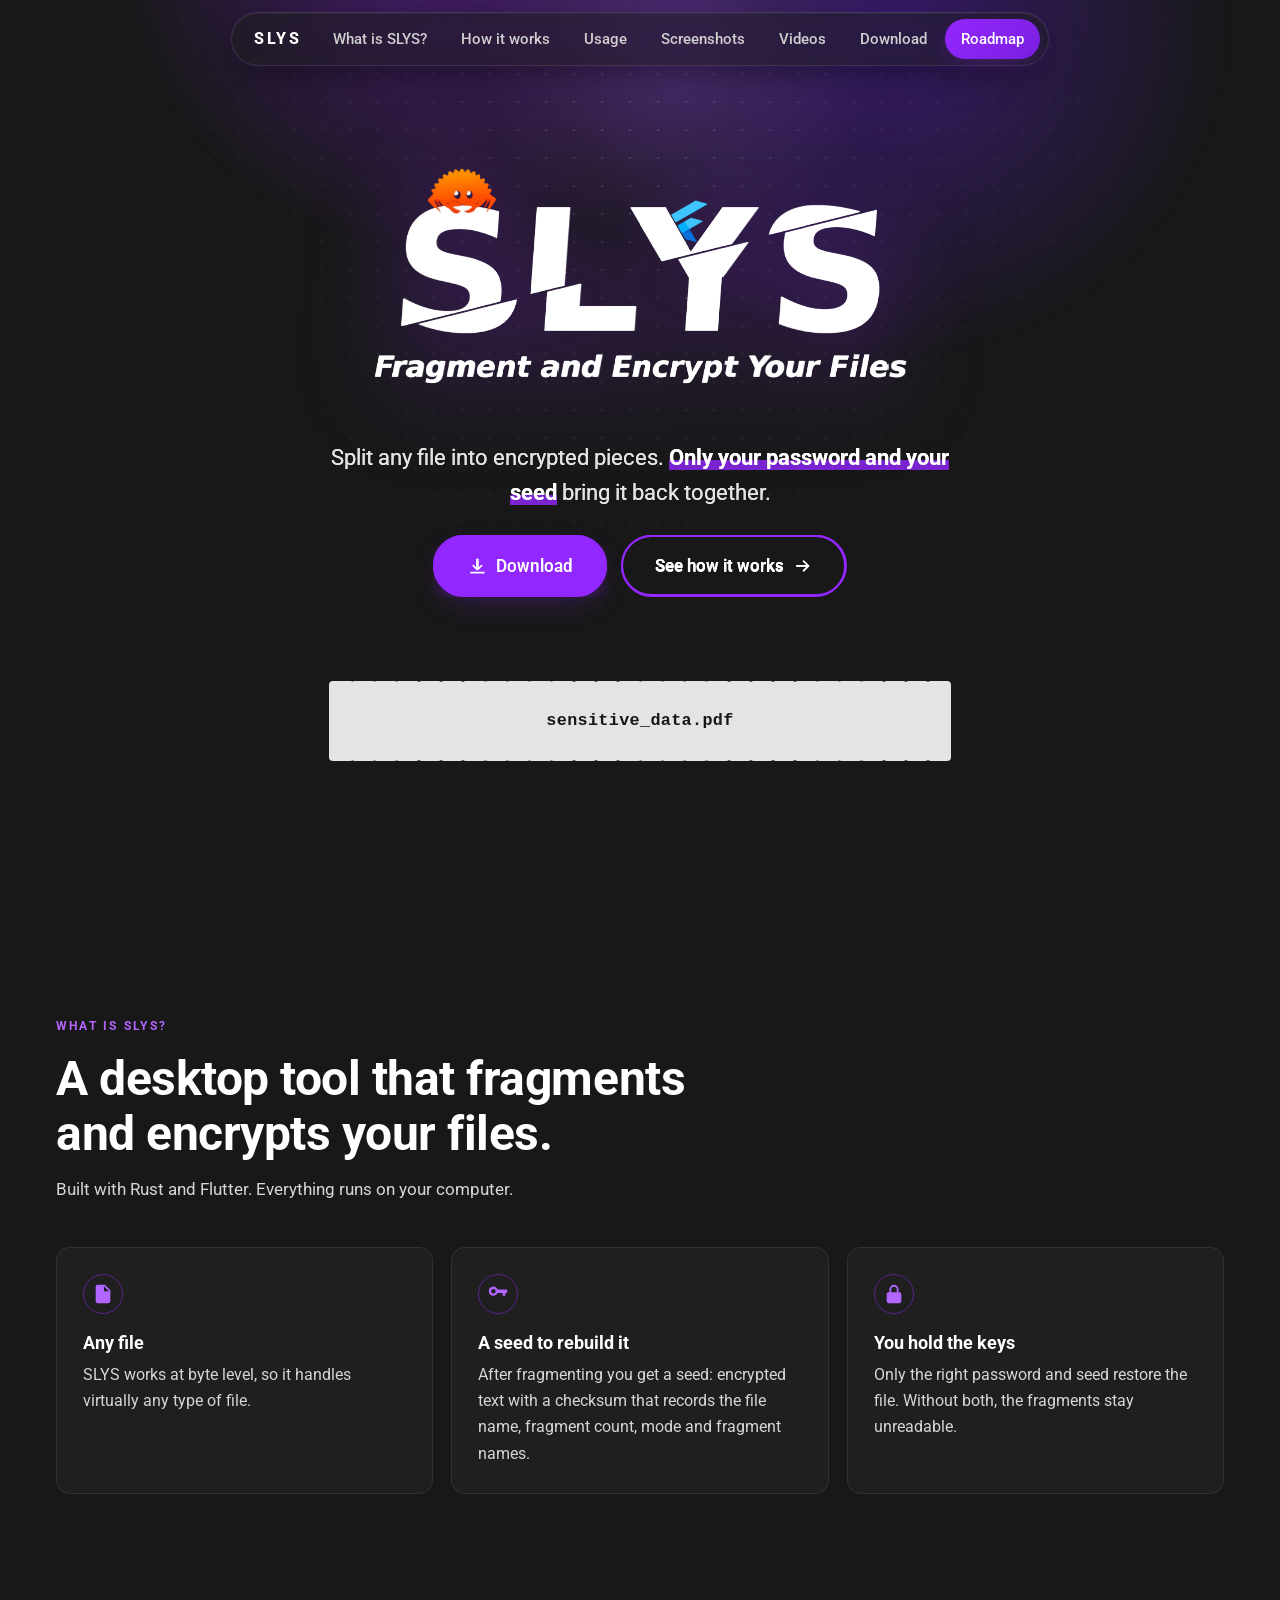
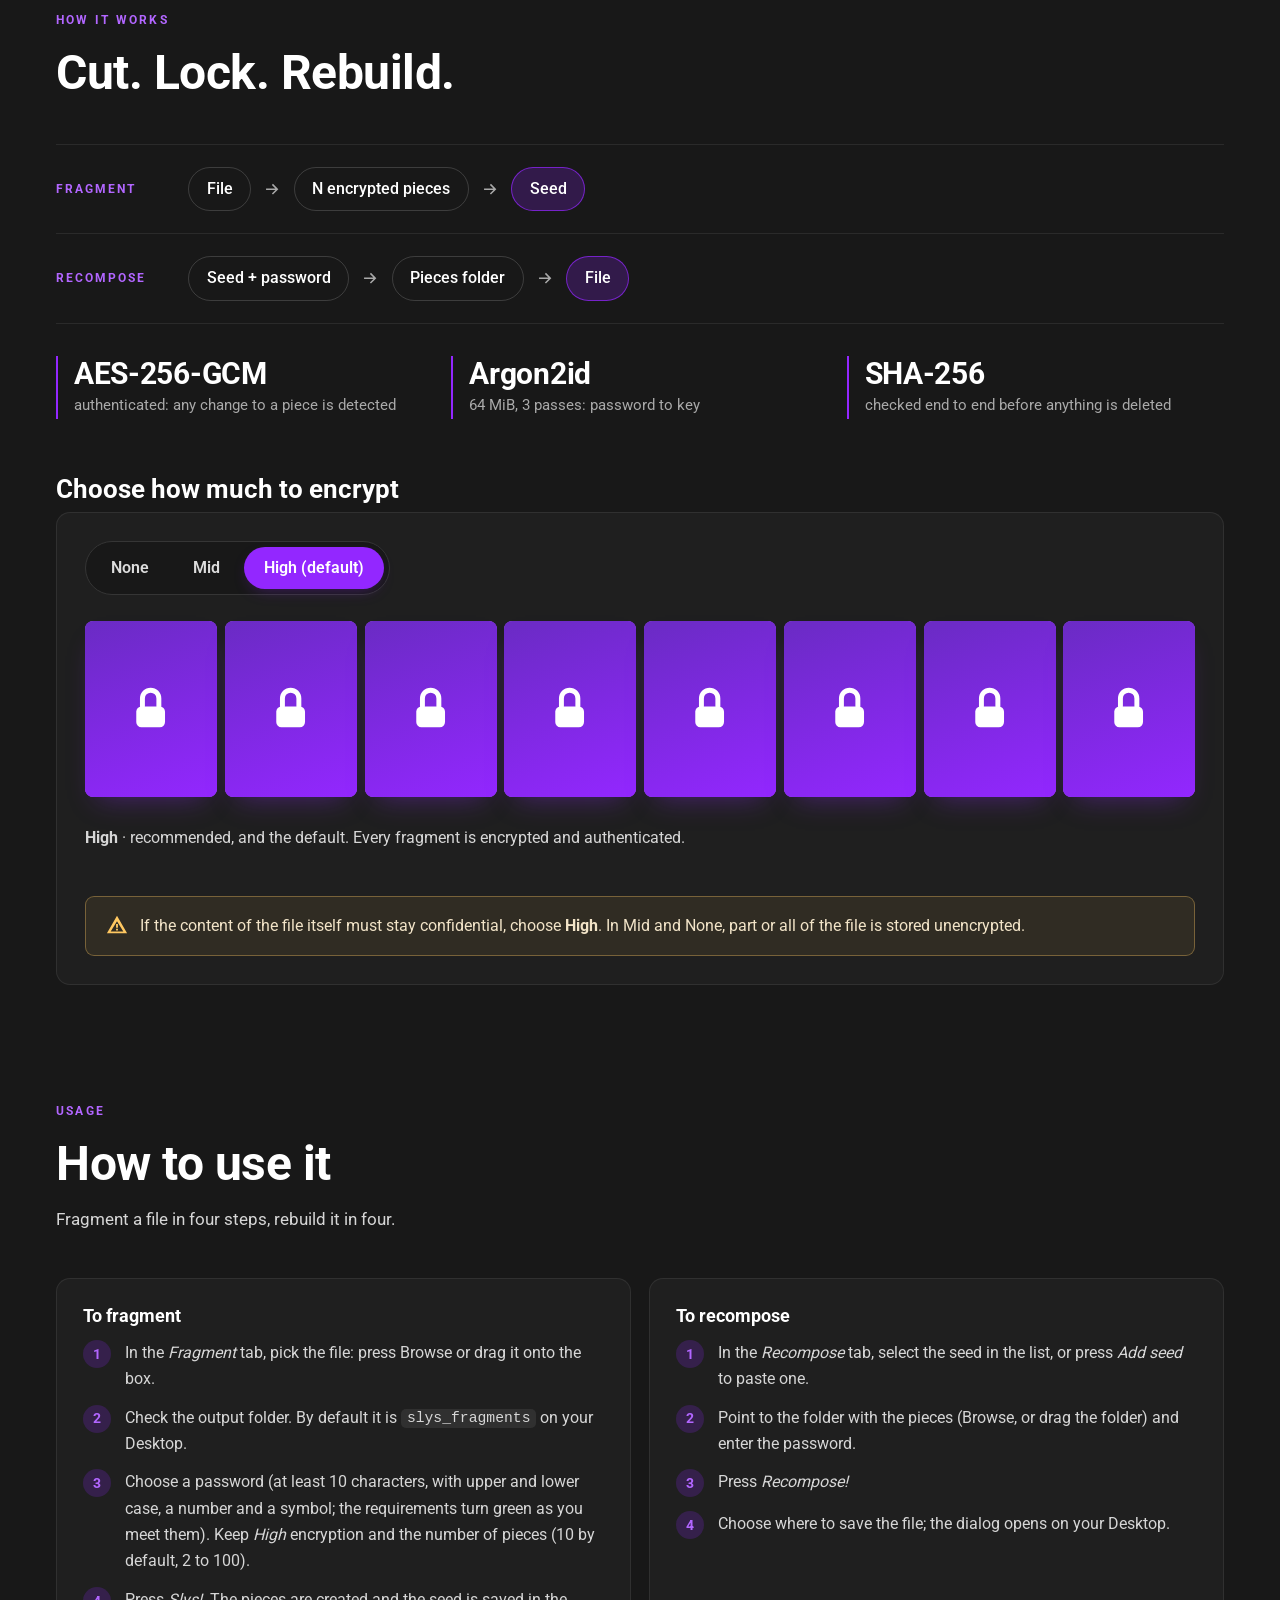
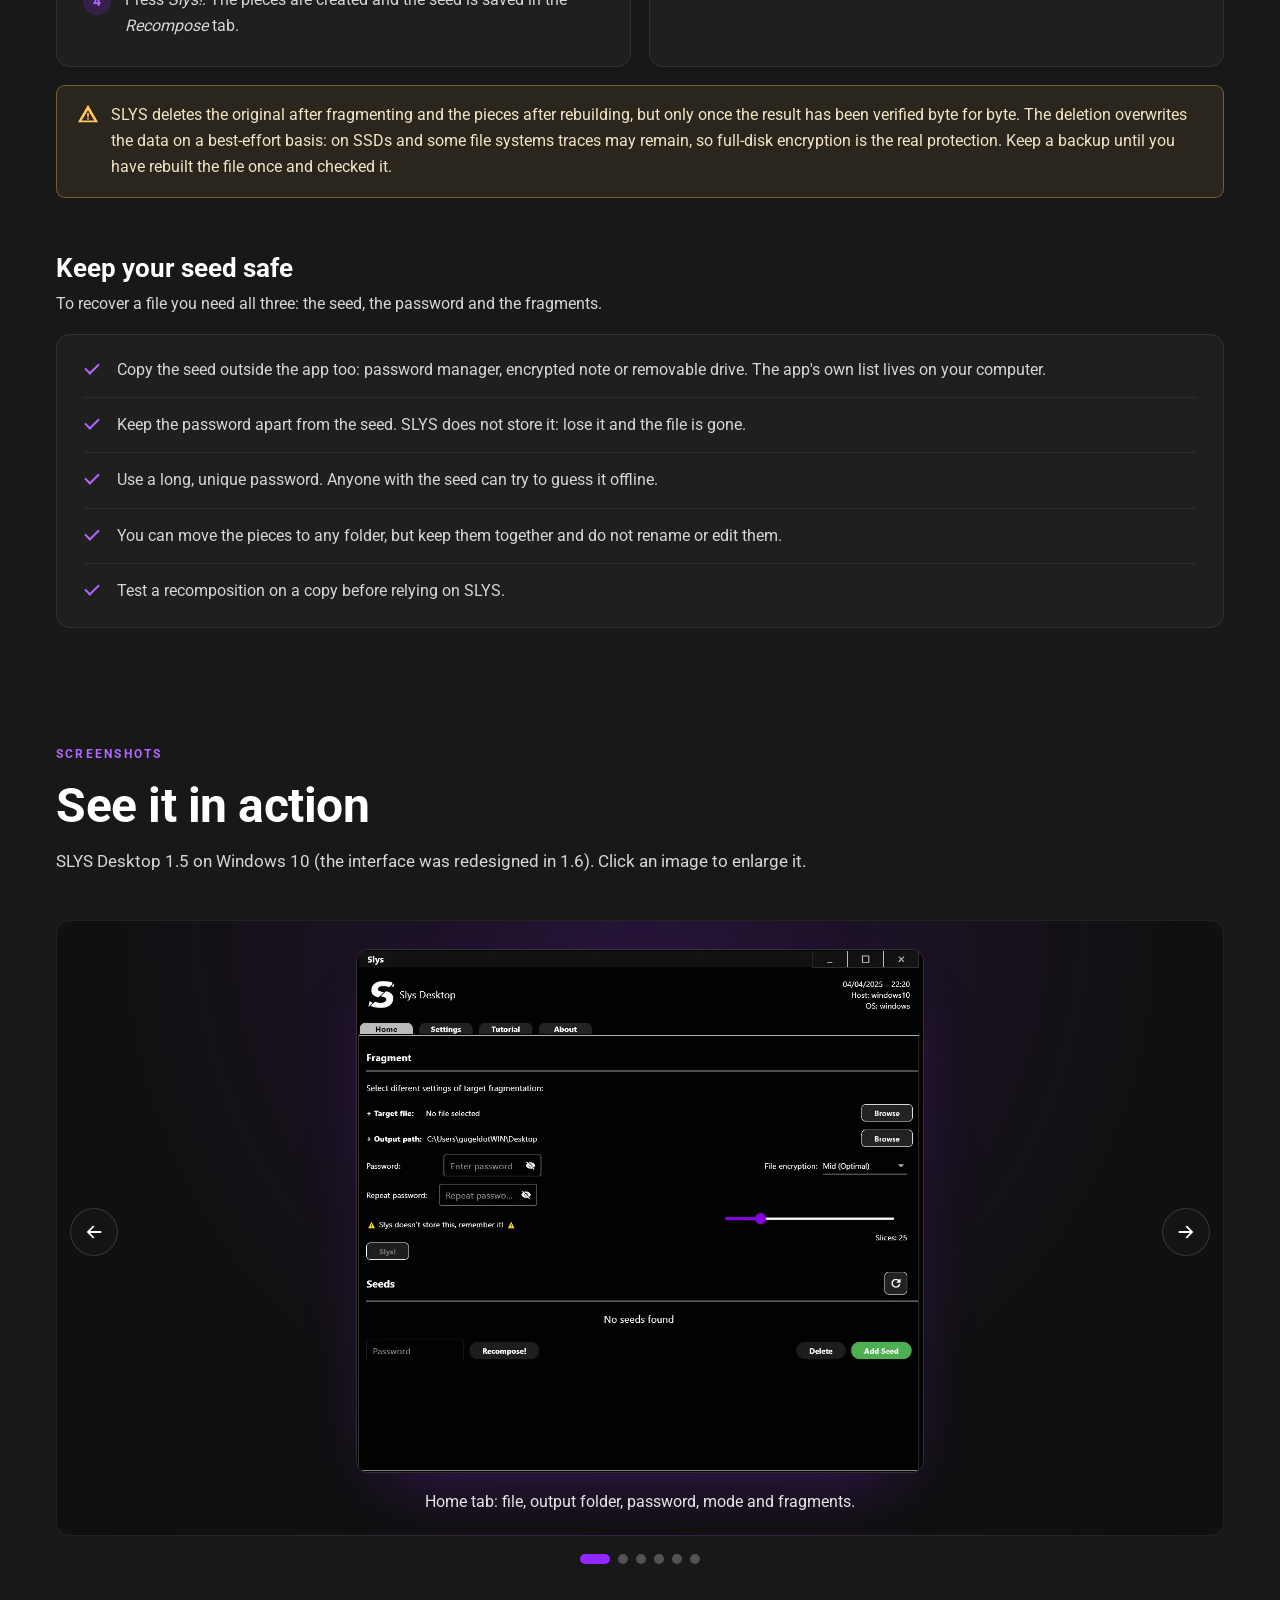
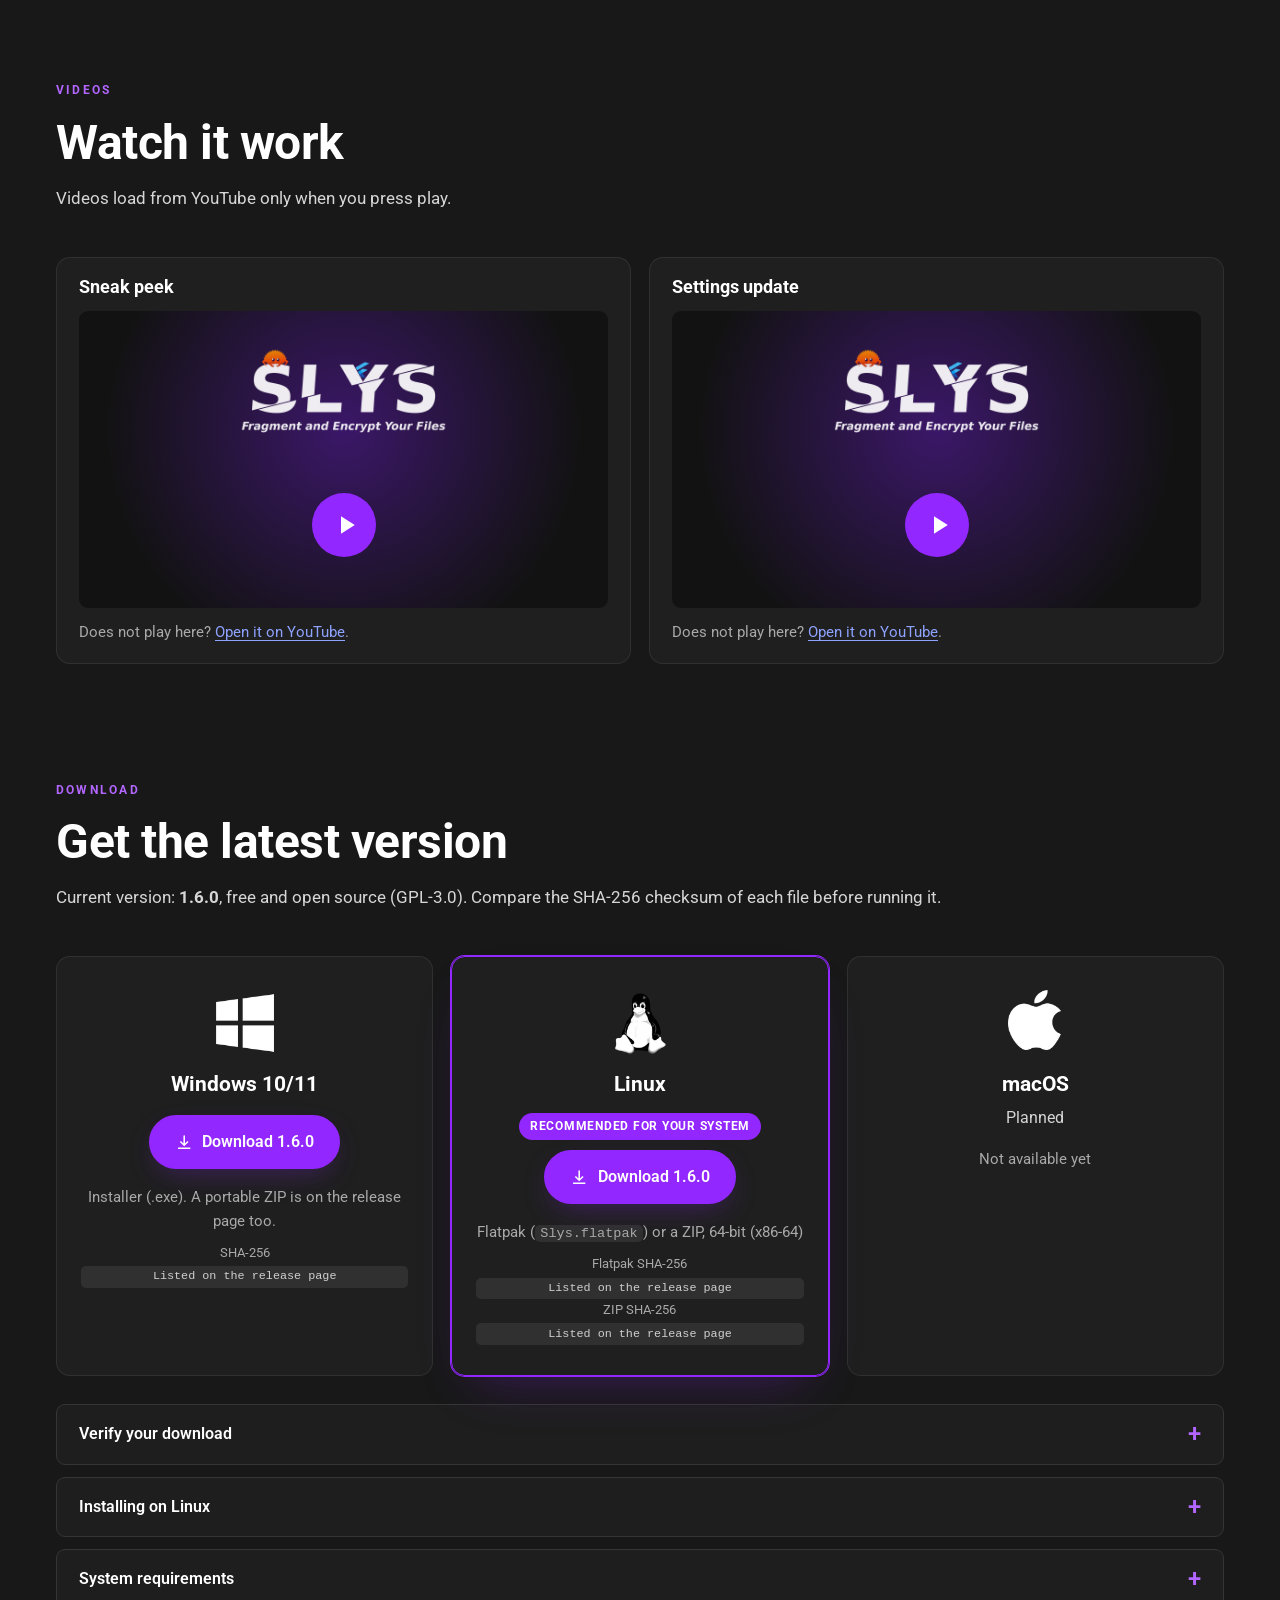
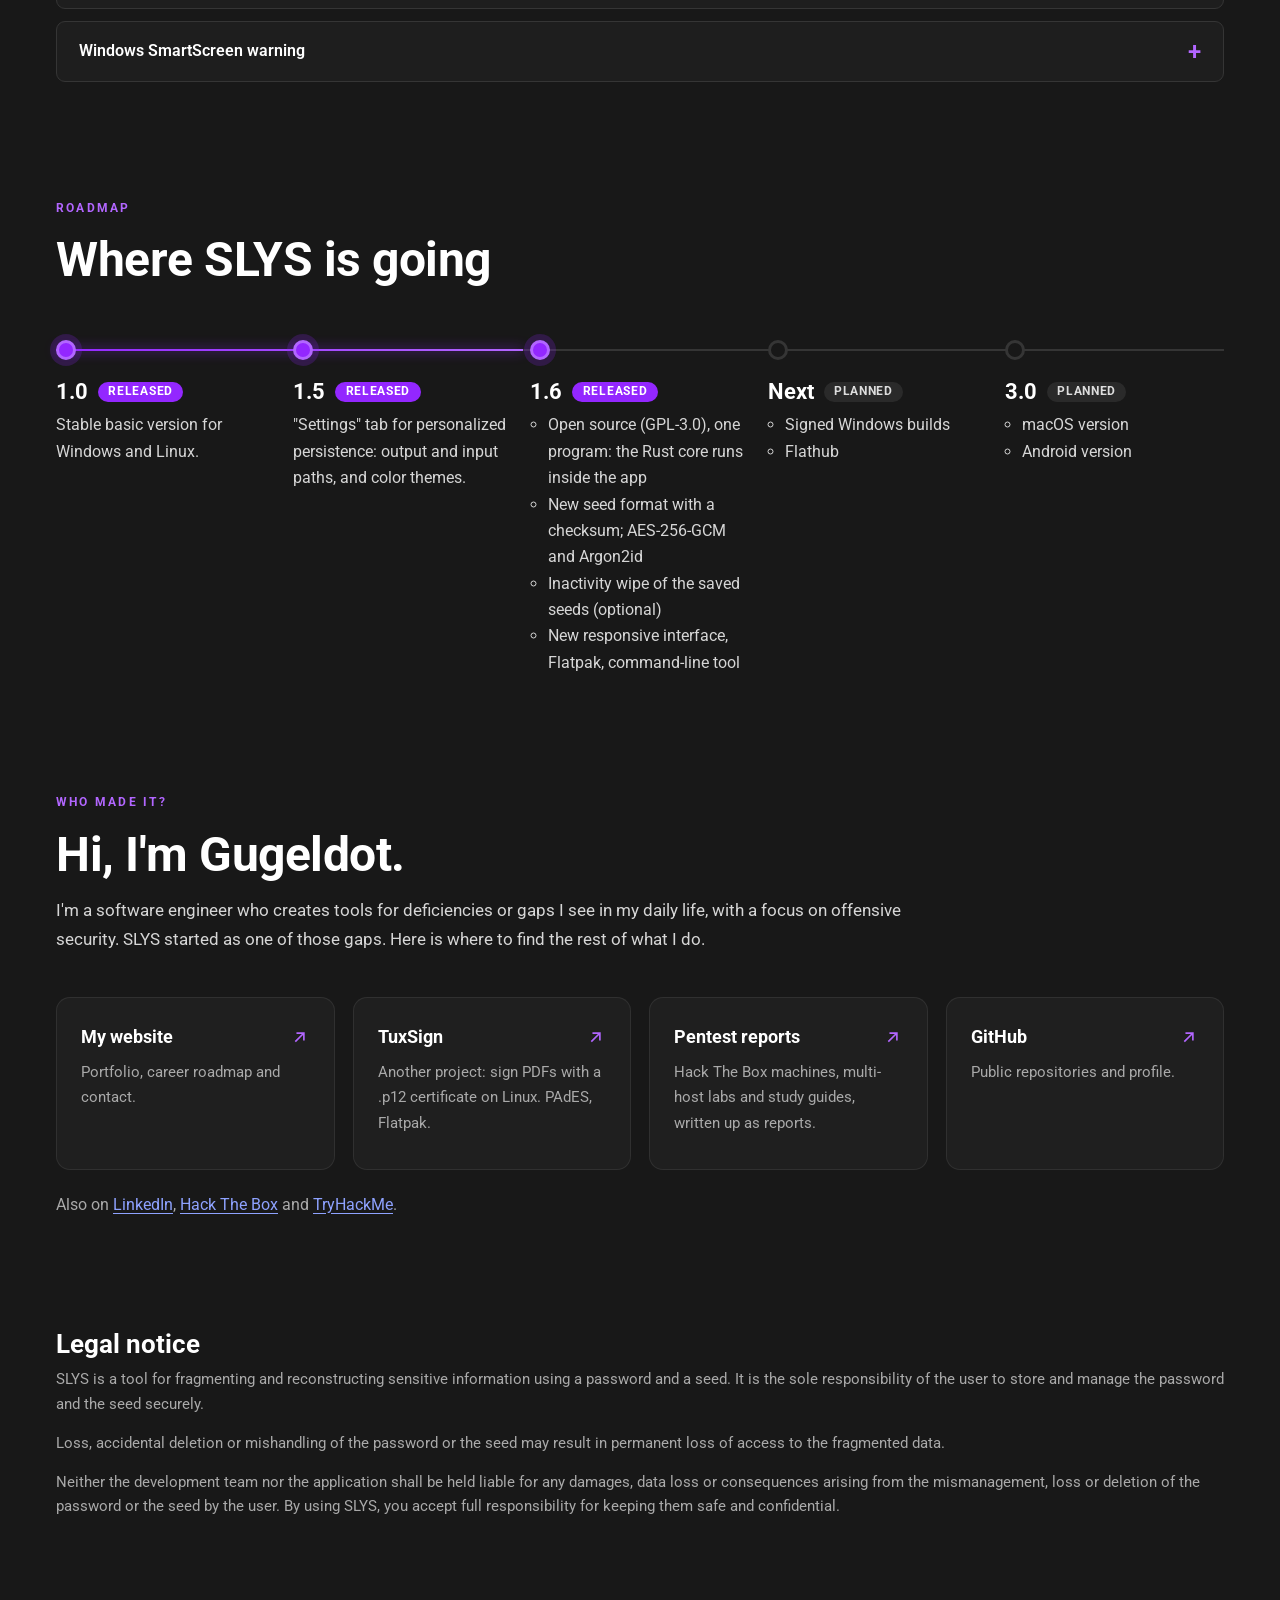
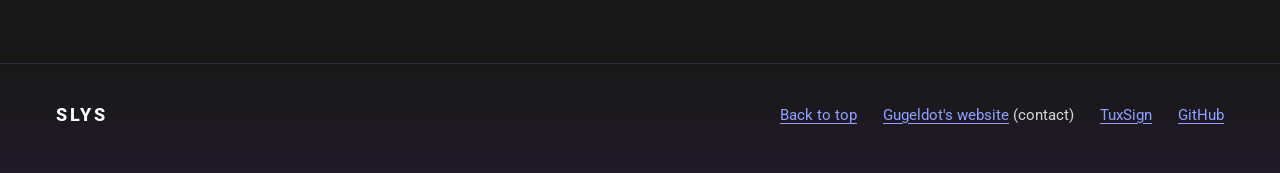
<file: site/index.html>
<!DOCTYPE html>
<html lang="en">
<head>
<meta charset="utf-8">
<meta name="viewport" content="width=device-width, initial-scale=1">
<title>SLYS | Fragment &amp; Encrypt Your Files for Windows &amp; Linux</title>
<meta name="description" content="SLYS is a free, open-source desktop tool that splits any file into individually encrypted AES-256-GCM fragments. Rebuild it only with your password and your encrypted seed.">
<meta name="author" content="Rodrigo Palomo Cuenca">
<meta name="theme-color" content="#181818">
<link rel="canonical" href="https://gugeldot.github.io/slys/">
<link rel="icon" href="favicon.ico" sizes="any">
<link rel="icon" type="image/png" sizes="32x32" href="assets/icons/favicon-32x32.png">
<link rel="icon" type="image/png" sizes="16x16" href="assets/icons/favicon-16x16.png">
<link rel="apple-touch-icon" href="assets/icons/apple-touch-icon.png">

<meta property="og:type" content="website">
<meta property="og:site_name" content="SLYS">
<meta property="og:title" content="SLYS | Fragment &amp; Encrypt Your Files for Windows &amp; Linux">
<meta property="og:description" content="SLYS is a desktop tool that splits any file into individually encrypted AES-256 fragments. Rebuild it only with your password and your encrypted seed.">
<meta property="og:url" content="https://gugeldot.github.io/slys/">
<meta property="og:image" content="https://gugeldot.github.io/slys/assets/og/og-slys.png">
<meta property="og:image:type" content="image/png">
<meta property="og:image:width" content="1200">
<meta property="og:image:height" content="627">
<meta property="og:image:alt" content="SLYS logo with the tagline Fragment and Encrypt">
<meta property="og:locale" content="en_US">
<meta name="twitter:card" content="summary_large_image">
<meta name="twitter:title" content="SLYS | Fragment &amp; Encrypt Your Files for Windows &amp; Linux">
<meta name="twitter:description" content="SLYS is a desktop tool that splits any file into individually encrypted AES-256 fragments. Rebuild it only with your password and your encrypted seed.">
<meta name="twitter:image" content="https://gugeldot.github.io/slys/assets/og/og-slys.png">
<meta name="twitter:image:alt" content="SLYS logo with the tagline Fragment and Encrypt">

<link rel="preload" href="assets/fonts/roboto-latin.woff2" as="font" type="font/woff2" crossorigin>
<script>document.documentElement.classList.add('js');try{history.scrollRestoration='manual'}catch(e){}</script>
<link rel="stylesheet" href="assets/css/style.css">

<script type="application/ld+json">
{
  "@context": "https://schema.org",
  "@type": "SoftwareApplication",
  "name": "SLYS",
  "alternateName": "SLYS Desktop",
  "description": "Desktop tool that fragments a file into encrypted pieces and rebuilds it only with the password and the encrypted seed generated when fragmenting.",
  "url": "https://gugeldot.github.io/slys/",
  "image": "https://gugeldot.github.io/slys/assets/og/og-slys.png",
  "applicationCategory": "SecurityApplication",
  "operatingSystem": "Windows 10, Windows 11, Linux",
  "softwareVersion": "1.6.0",
  "license": "https://www.gnu.org/licenses/gpl-3.0.html",
  "codeRepository": "https://github.com/gugeldot/slys",
  "downloadUrl": "https://github.com/gugeldot/slys/releases/latest",
  "offers": { "@type": "Offer", "price": "0", "priceCurrency": "USD" },
  "author": { "@type": "Person", "name": "Rodrigo Palomo Cuenca", "alternateName": "Gugeldot", "url": "https://gugeldot.github.io/gugeldots-site/" }
}
</script>
</head>
<body>
<a class="skip" href="#main">Skip to content</a>

<svg width="0" height="0" style="position:absolute" aria-hidden="true" focusable="false">
  <symbol id="i-warn" viewBox="0 0 24 24"><path d="M12 2 1 21h22L12 2Zm0 6 6.9 11H5.1L12 8Zm-1 3v4h2v-4h-2Zm0 5v2h2v-2h-2Z" fill="currentColor" fill-rule="evenodd"/></symbol>
  <symbol id="i-info" viewBox="0 0 24 24"><path d="M12 2a10 10 0 1 0 0 20 10 10 0 0 0 0-20Zm-1 5h2v2h-2V7Zm0 4h2v6h-2v-6Z" fill="currentColor"/></symbol>
  <symbol id="i-download" viewBox="0 0 24 24"><path d="M12 3a1 1 0 0 1 1 1v9.6l3.3-3.3 1.4 1.4-5.7 5.7-5.7-5.7 1.4-1.4 3.3 3.3V4a1 1 0 0 1 1-1ZM4 19h16v2H4v-2Z" fill="currentColor"/></symbol>
  <symbol id="i-arrow" viewBox="0 0 24 24"><path d="M4 11h12.2l-4.600-4.600L13 5l7 7-7 7-1.400-1.400 4.600-4.600H4v-2Z" fill="currentColor"/></symbol>
  <symbol id="i-play" viewBox="0 0 24 24"><path d="M8 5v14l11-7L8 5Z" fill="currentColor"/></symbol>
  <symbol id="i-lock" viewBox="0 0 24 24"><path d="M12 2a5 5 0 0 0-5 5v3H6a2 2 0 0 0-2 2v8a2 2 0 0 0 2 2h12a2 2 0 0 0 2-2v-8a2 2 0 0 0-2-2h-1V7a5 5 0 0 0-5-5Zm-3 8V7a3 3 0 1 1 6 0v3H9Z" fill="currentColor"/></symbol>
  <symbol id="i-key" viewBox="0 0 24 24"><path d="M7 14a5 5 0 1 1 4.6-7H22v4h-2v3h-3v-3h-5.400A5 5 0 0 1 7 14Zm0-7.500a2.500 2.500 0 1 0 0 5 2.500 2.500 0 0 0 0-5Z" fill="currentColor"/></symbol>
  <symbol id="i-file" viewBox="0 0 24 24"><path d="M6 2h8l6 6v12a2 2 0 0 1-2 2H6a2 2 0 0 1-2-2V4a2 2 0 0 1 2-2Zm7 1.500V9h5.500L13 3.500Z" fill="currentColor"/></symbol>
  <symbol id="i-pc" viewBox="0 0 24 24"><path d="M3 4h18a1 1 0 0 1 1 1v11a1 1 0 0 1-1 1h-7v2h3v2H7v-2h3v-2H3a1 1 0 0 1-1-1V5a1 1 0 0 1 1-1Zm1 2v9h16V6H4Z" fill="currentColor"/></symbol>
  <symbol id="i-bolt" viewBox="0 0 24 24"><path d="M13 2 4 14h6l-1 8 9-12h-6l1-8Z" fill="currentColor"/></symbol>
</svg>

<header class="site-header">
  <div class="bar">
   <div class="dock">
    <a class="brand" href="#top" aria-label="SLYS, back to top">SLYS</a>
    <button class="nav-toggle" type="button" aria-expanded="false" aria-controls="site-nav">Menu</button>
    <nav id="site-nav" class="nav" aria-label="Sections">
      <span class="ind" aria-hidden="true"></span>
      <a class="pill" href="#what">What is SLYS?</a>
      <a class="pill" href="#how-it-works">How it works</a>
      <a class="pill" href="#usage">Usage</a>
      <a class="pill" href="#screenshots">Screenshots</a>
      <a class="pill" href="#videos">Videos</a>
      <a class="pill" href="#download">Download</a>
      <a class="pill" href="#roadmap">Roadmap</a>
    </nav>
   </div>
  </div>
  <div class="progress" aria-hidden="true"></div>
</header>

<main id="main">
<section class="hero" id="top">
  <div class="aurora" aria-hidden="true"><i></i><i></i><i></i></div>
  <h1><img class="intro" src="assets/img/slys-logo.webp" width="1100" height="480" fetchpriority="high" alt="SLYS - Fragment and Encrypt Your Files"></h1>
  <p class="lead intro">Split any file into encrypted pieces. <strong>Only your password and your seed</strong> bring it back together.</p>
  <p class="cta">
    <a class="btn btn-lg intro" href="#download"><svg class="ico" aria-hidden="true"><use href="#i-download"/></svg>Download</a>
    <a class="btn btn-lg btn-ghost intro" href="#how-it-works">See how it works<svg class="ico" aria-hidden="true"><use href="#i-arrow"/></svg></a>
  </p>

  <div class="demo" aria-hidden="true">
    <span class="shard" style="--i:0;--x:-336px;--y:-94px;--r:14deg"></span><span class="shard" style="--i:1;--x:-369px;--y:70px;--r:-12deg"></span><span class="shard" style="--i:2;--x:-350px;--y:62px;--r:-42deg"></span><span class="shard" style="--i:3;--x:-246px;--y:-116px;--r:-37deg"></span><span class="shard" style="--i:4;--x:-226px;--y:88px;--r:-34deg"></span><span class="shard" style="--i:5;--x:-248px;--y:94px;--r:40deg"></span><span class="shard" style="--i:6;--x:-148px;--y:-88px;--r:43deg"></span><span class="shard" style="--i:7;--x:-243px;--y:97px;--r:-19deg"></span><span class="shard" style="--i:8;--x:-199px;--y:-103px;--r:-17deg"></span><span class="shard" style="--i:9;--x:-29px;--y:-86px;--r:7deg"></span><span class="shard" style="--i:10;--x:-46px;--y:-94px;--r:4deg"></span><span class="shard" style="--i:11;--x:-151px;--y:-119px;--r:-26deg"></span><span class="shard" style="--i:12;--x:7px;--y:-80px;--r:-17deg"></span><span class="shard" style="--i:13;--x:8px;--y:-73px;--r:-18deg"></span><span class="shard" style="--i:14;--x:76px;--y:54px;--r:-23deg"></span><span class="shard" style="--i:15;--x:49px;--y:67px;--r:34deg"></span><span class="shard" style="--i:16;--x:105px;--y:-57px;--r:43deg"></span><span class="shard" style="--i:17;--x:-7px;--y:-82px;--r:23deg"></span><span class="shard" style="--i:18;--x:22px;--y:-63px;--r:-41deg"></span><span class="shard" style="--i:19;--x:158px;--y:71px;--r:7deg"></span><span class="shard" style="--i:20;--x:226px;--y:-50px;--r:18deg"></span><span class="shard" style="--i:21;--x:186px;--y:82px;--r:-4deg"></span><span class="shard" style="--i:22;--x:262px;--y:120px;--r:-2deg"></span><span class="shard" style="--i:23;--x:245px;--y:-119px;--r:18deg"></span><span class="shard" style="--i:24;--x:263px;--y:133px;--r:29deg"></span><span class="shard" style="--i:25;--x:206px;--y:-91px;--r:15deg"></span><span class="shard" style="--i:26;--x:170px;--y:-70px;--r:-30deg"></span><span class="shard" style="--i:27;--x:213px;--y:-119px;--r:24deg"></span>
    <span class="demo-label">sensitive_data.pdf</span>
  </div>

</section>

<section id="what">
  <div class="head reveal">
    <span class="eyebrow">What is SLYS?</span>
    <h2>A desktop tool that fragments and encrypts your files.</h2>
    <p>Built with Rust and Flutter. Everything runs on your computer.</p>
  </div>
  <div class="trio3">
    <article class="card reveal" style="--d:.04s">
      <span class="tag"><svg class="ico" aria-hidden="true"><use href="#i-file"/></svg></span>
      <h3>Any file</h3>
      <p>SLYS works at byte level, so it handles virtually any type of file.</p>
    </article>
    <article class="card reveal" style="--d:.11s">
      <span class="tag"><svg class="ico" aria-hidden="true"><use href="#i-key"/></svg></span>
      <h3>A seed to rebuild it</h3>
      <p>After fragmenting you get a seed: encrypted text with a checksum that records the file name, fragment count, mode and fragment names.</p>
    </article>
    <article class="card reveal" style="--d:.18s">
      <span class="tag"><svg class="ico" aria-hidden="true"><use href="#i-lock"/></svg></span>
      <h3>You hold the keys</h3>
      <p>Only the right password and seed restore the file. Without both, the fragments stay unreadable.</p>
    </article>
  </div>
</section>

<section id="how-it-works">
  <div class="head reveal">
    <span class="eyebrow">How it works</span>
    <h2>Cut. Lock. Rebuild.</h2>
  </div>
  <div class="flows reveal">
    <div class="flow"><span class="flow-t">Fragment</span><span class="node">File</span><svg class="ico arr" aria-hidden="true"><use href="#i-arrow"/></svg><span class="node">N encrypted pieces</span><svg class="ico arr" aria-hidden="true"><use href="#i-arrow"/></svg><span class="node hi">Seed</span></div>
    <div class="flow"><span class="flow-t">Recompose</span><span class="node">Seed + password</span><svg class="ico arr" aria-hidden="true"><use href="#i-arrow"/></svg><span class="node">Pieces folder</span><svg class="ico arr" aria-hidden="true"><use href="#i-arrow"/></svg><span class="node hi">File</span></div>
  </div>
  <div class="facts reveal">
    <div class="fact"><b>AES-256-GCM</b><span>authenticated: any change to a piece is detected</span></div>
    <div class="fact"><b>Argon2id</b><span>64 MiB, 3 passes: password to key</span></div>
    <div class="fact"><b>SHA-256</b><span>checked end to end before anything is deleted</span></div>
  </div>

  <h3 class="sub" id="modes">Choose how much to encrypt</h3>
  <div class="card modes reveal">
    <fieldset>
      <legend class="sr-only">Encryption mode</legend>
      <div class="seg" role="radiogroup">
        <input type="radio" name="mode" id="m-none" value="none"><label for="m-none">None</label>
        <input type="radio" name="mode" id="m-mid" value="mid"><label for="m-mid">Mid</label>
        <input type="radio" name="mode" id="m-high" value="high" checked><label for="m-high">High (default)</label>
      </div>
    </fieldset>
    <div class="fraglist" aria-hidden="true" data-frags>
      <span class="frag enc" style="--i:0"><svg class="lock" viewBox="0 0 24 24" aria-hidden="true"><path class="shackle" d="M8 11V7a4 4 0 0 1 8 0v4" fill="none" stroke="currentColor" stroke-width="2.4" stroke-linecap="round"/><rect class="body" x="5" y="11" width="14" height="10" rx="2.5" fill="currentColor"/></svg></span>
      <span class="frag enc" style="--i:1"><svg class="lock" viewBox="0 0 24 24" aria-hidden="true"><path class="shackle" d="M8 11V7a4 4 0 0 1 8 0v4" fill="none" stroke="currentColor" stroke-width="2.4" stroke-linecap="round"/><rect class="body" x="5" y="11" width="14" height="10" rx="2.5" fill="currentColor"/></svg></span>
      <span class="frag enc" style="--i:2"><svg class="lock" viewBox="0 0 24 24" aria-hidden="true"><path class="shackle" d="M8 11V7a4 4 0 0 1 8 0v4" fill="none" stroke="currentColor" stroke-width="2.4" stroke-linecap="round"/><rect class="body" x="5" y="11" width="14" height="10" rx="2.5" fill="currentColor"/></svg></span>
      <span class="frag enc" style="--i:3"><svg class="lock" viewBox="0 0 24 24" aria-hidden="true"><path class="shackle" d="M8 11V7a4 4 0 0 1 8 0v4" fill="none" stroke="currentColor" stroke-width="2.4" stroke-linecap="round"/><rect class="body" x="5" y="11" width="14" height="10" rx="2.5" fill="currentColor"/></svg></span>
      <span class="frag enc" style="--i:4"><svg class="lock" viewBox="0 0 24 24" aria-hidden="true"><path class="shackle" d="M8 11V7a4 4 0 0 1 8 0v4" fill="none" stroke="currentColor" stroke-width="2.4" stroke-linecap="round"/><rect class="body" x="5" y="11" width="14" height="10" rx="2.5" fill="currentColor"/></svg></span>
      <span class="frag enc" style="--i:5"><svg class="lock" viewBox="0 0 24 24" aria-hidden="true"><path class="shackle" d="M8 11V7a4 4 0 0 1 8 0v4" fill="none" stroke="currentColor" stroke-width="2.4" stroke-linecap="round"/><rect class="body" x="5" y="11" width="14" height="10" rx="2.5" fill="currentColor"/></svg></span>
      <span class="frag enc" style="--i:6"><svg class="lock" viewBox="0 0 24 24" aria-hidden="true"><path class="shackle" d="M8 11V7a4 4 0 0 1 8 0v4" fill="none" stroke="currentColor" stroke-width="2.4" stroke-linecap="round"/><rect class="body" x="5" y="11" width="14" height="10" rx="2.5" fill="currentColor"/></svg></span>
      <span class="frag enc" style="--i:7"><svg class="lock" viewBox="0 0 24 24" aria-hidden="true"><path class="shackle" d="M8 11V7a4 4 0 0 1 8 0v4" fill="none" stroke="currentColor" stroke-width="2.4" stroke-linecap="round"/><rect class="body" x="5" y="11" width="14" height="10" rx="2.5" fill="currentColor"/></svg></span>
    </div>
    <div aria-live="polite">
      <p class="mode-desc" data-mode="none"><strong>None</strong> · obfuscation only. No fragment is encrypted: they are raw slices with random names. The seed still is encrypted.</p>
      <p class="mode-desc" data-mode="mid"><strong>Mid</strong> · not recommended. Only the first and last fragment are encrypted; most of the file stays readable.</p>
      <p class="mode-desc on" data-mode="high"><strong>High</strong> · recommended, and the default. Every fragment is encrypted and authenticated.</p>
    </div>
    <p class="note"><svg class="ico" role="img" aria-label="Warning"><use href="#i-warn"/></svg><span>If the content of the file itself must stay confidential, choose <strong>High</strong>. In Mid and None, part or all of the file is stored unencrypted.</span></p>
  </div>
</section>

<section id="usage">
  <div class="head reveal">
    <span class="eyebrow">Usage</span>
    <h2>How to use it</h2>
    <p>Fragment a file in four steps, rebuild it in four.</p>
  </div>
  <div class="two">
    <article class="card reveal">
      <h3>To fragment</h3>
      <ol class="todo-list">
        <li>In the <em>Fragment</em> tab, pick the file: press Browse or drag it onto the box.</li>
        <li>Check the output folder. By default it is <code>slys_fragments</code> on your Desktop.</li>
        <li>Choose a password (at least 10 characters, with upper and lower case, a number and a symbol; the requirements turn green as you meet them). Keep <em>High</em> encryption and the number of pieces (10 by default, 2 to 100).</li>
        <li>Press <em>Slys!</em>. The pieces are created and the seed is saved in the <em>Recompose</em> tab.</li>
      </ol>
    </article>
    <article class="card reveal" style="--d:.1s">
      <h3>To recompose</h3>
      <ol class="todo-list">
        <li>In the <em>Recompose</em> tab, select the seed in the list, or press <em>Add seed</em> to paste one.</li>
        <li>Point to the folder with the pieces (Browse, or drag the folder) and enter the password.</li>
        <li>Press <em>Recompose!</em></li>
        <li>Choose where to save the file; the dialog opens on your Desktop.</li>
      </ol>
    </article>
  </div>
  <p class="note reveal" role="note"><svg class="ico" role="img" aria-label="Warning"><use href="#i-warn"/></svg><span>SLYS deletes the original after fragmenting and the pieces after rebuilding, but only once the result has been verified byte for byte. The deletion overwrites the data on a best-effort basis: on SSDs and some file systems traces may remain, so full-disk encryption is the real protection. Keep a backup until you have rebuilt the file once and checked it.</span></p>

  <h3 class="sub" id="seed-safety">Keep your seed safe</h3>
  <p class="sub-lead">To recover a file you need all three: the seed, the password and the fragments.</p>
  <ul class="check card reveal">
    <li>Copy the seed outside the app too: password manager, encrypted note or removable drive. The app's own list lives on your computer.</li>
    <li>Keep the password apart from the seed. SLYS does not store it: lose it and the file is gone.</li>
    <li>Use a long, unique password. Anyone with the seed can try to guess it offline.</li>
    <li>You can move the pieces to any folder, but keep them together and do not rename or edit them.</li>
    <li>Test a recomposition on a copy before relying on SLYS.</li>
  </ul>
</section>

<section id="screenshots">
  <div class="head reveal">
    <span class="eyebrow">Screenshots</span>
    <h2>See it in action</h2>
    <p>SLYS Desktop 1.5 on Windows 10 (the interface was redesigned in 1.6). Click an image to enlarge it.</p>
  </div>
  <div class="carousel reveal" role="region" aria-roledescription="carousel" aria-label="Screenshots of SLYS Desktop">
    <div class="viewport" tabindex="0">
      <ul class="track">
        <li class="slide" aria-label="1 of 6">
          <figure>
            <a href="assets/img/shot-1.webp" data-lightbox aria-label="Enlarge screenshot 1"><img src="assets/img/shot-1.webp" width="1044" height="967"  decoding="async" alt="SLYS Desktop home tab with fields for target file, output path, password, file encryption set to Mid and a slices slider"></a>
            <figcaption>Home tab: file, output folder, password, mode and fragments.</figcaption>
          </figure>
        </li>
        <li class="slide" aria-label="2 of 6">
          <figure>
            <a href="assets/img/shot-2.webp" data-lightbox aria-label="Enlarge screenshot 2"><img src="assets/img/shot-2.webp" width="1044" height="967" loading="lazy" decoding="async" alt="SLYS Desktop home tab showing a generated seed in the Seeds list"></a>
            <figcaption>After fragmenting, the seed appears in the Seeds list.</figcaption>
          </figure>
        </li>
        <li class="slide" aria-label="3 of 6">
          <figure>
            <a href="assets/img/shot-3.webp" data-lightbox aria-label="Enlarge screenshot 3"><img src="assets/img/shot-3.webp" width="1044" height="967" loading="lazy" decoding="async" alt="SLYS Desktop with a seed selected, the slices folder chosen and a password entered, ready to press Recompose"></a>
            <figcaption>Recomposing: select a seed, enter the password, choose the fragments folder.</figcaption>
          </figure>
        </li>
        <li class="slide" aria-label="4 of 6">
          <figure>
            <a href="assets/img/shot-4.webp" data-lightbox aria-label="Enlarge screenshot 4"><img src="assets/img/shot-4.webp" width="1044" height="967" loading="lazy" decoding="async" alt="SLYS Desktop settings tab with dark mode, accent color, default output path, encryption level and fragment size"></a>
            <figcaption>Settings: theme, accent color and default paths, mode and fragment count.</figcaption>
          </figure>
        </li>
        <li class="slide" aria-label="5 of 6">
          <figure>
            <a href="assets/img/shot-5.webp" data-lightbox aria-label="Enlarge screenshot 5"><img src="assets/img/shot-5.webp" width="1044" height="967" loading="lazy" decoding="async" alt="SLYS Desktop tutorial tab listing the steps to fragment and to recompose a file"></a>
            <figcaption>Tutorial tab with the fragment and recompose steps.</figcaption>
          </figure>
        </li>
        <li class="slide" aria-label="6 of 6">
          <figure>
            <a href="assets/img/shot-6.webp" data-lightbox aria-label="Enlarge screenshot 6"><img src="assets/img/shot-6.webp" width="1044" height="967" loading="lazy" decoding="async" alt="SLYS Desktop about tab with the SLYS logo and the reasons behind the tool"></a>
            <figcaption>About tab: motivation and capabilities.</figcaption>
          </figure>
        </li>
      </ul>
    </div>
    <button type="button" class="car-btn prev" aria-label="Previous screenshot"><svg class="ico" aria-hidden="true"><use href="#i-arrow"/></svg></button>
    <button type="button" class="car-btn next" aria-label="Next screenshot"><svg class="ico" aria-hidden="true"><use href="#i-arrow"/></svg></button>
    <div class="car-foot">
      <div class="dots"><button type="button" class="dot on" aria-label="Go to screenshot 1" aria-current="true"></button><button type="button" class="dot" aria-label="Go to screenshot 2"></button><button type="button" class="dot" aria-label="Go to screenshot 3"></button><button type="button" class="dot" aria-label="Go to screenshot 4"></button><button type="button" class="dot" aria-label="Go to screenshot 5"></button><button type="button" class="dot" aria-label="Go to screenshot 6"></button></div>
    </div>
  </div>
</section>

<section id="videos">
  <div class="head reveal">
    <span class="eyebrow">Videos</span>
    <h2>Watch it work</h2>
    <p>Videos load from YouTube only when you press play.</p>
  </div>
  <div class="two">
    <article class="card video-card reveal">
      <h3>Sneak peek</h3>
      <a class="video" href="https://youtu.be/vsgayHR3l5A" data-yt="vsgayHR3l5A" data-title="SLYS 1.5.2 Sneak Peek" target="_blank" rel="noopener noreferrer">
        <img src="assets/img/slys-logo.webp" width="1100" height="480" loading="lazy" decoding="async" alt="">
        <span class="play"><svg class="ico" aria-hidden="true"><use href="#i-play"/></svg></span>
        <span class="sr-only">Play video: SLYS 1.5.2 Sneak Peek</span>
      </a>
      <p class="alt">Does not play here? <a href="https://youtu.be/vsgayHR3l5A" target="_blank" rel="noopener noreferrer">Open it on YouTube<span class="sr-only"> (opens in a new tab)</span></a>.</p>
    </article>
    <article class="card video-card reveal" style="--d:.1s">
      <h3>Settings update</h3>
      <a class="video" href="https://youtu.be/JXyZCfNcs8A" data-yt="JXyZCfNcs8A" data-title="SLYS 1.5.2 Settings Update" target="_blank" rel="noopener noreferrer">
        <img src="assets/img/slys-logo.webp" width="1100" height="480" loading="lazy" decoding="async" alt="">
        <span class="play"><svg class="ico" aria-hidden="true"><use href="#i-play"/></svg></span>
        <span class="sr-only">Play video: SLYS 1.5.2 Settings Update</span>
      </a>
      <p class="alt">Does not play here? <a href="https://youtu.be/JXyZCfNcs8A" target="_blank" rel="noopener noreferrer">Open it on YouTube<span class="sr-only"> (opens in a new tab)</span></a>.</p>
    </article>
  </div>
</section>

<section id="download">
  <div class="head reveal">
    <span class="eyebrow">Download</span>
    <h2>Get the latest version</h2>
    <p>Current version: <strong>1.6.0</strong>, free and open source (GPL-3.0). Compare the SHA-256 checksum of each file before running it.</p>
  </div>
  <div class="os-grid">
    <article class="card os reveal" data-os="windows">
      <img src="assets/img/os-windows.webp" width="240" height="240" loading="lazy" decoding="async" alt="Windows logo">
      <h3>Windows 10/11</h3>
      <p class="rec" hidden>Recommended for your system</p>
      <p><a class="btn" href="https://github.com/gugeldot/slys/releases/latest" target="_blank" rel="noopener noreferrer"><svg class="ico" aria-hidden="true"><use href="#i-download"/></svg>Download 1.6.0<span class="sr-only"> (opens in a new tab)</span></a></p>
      <p class="meta">Installer (.exe). A portable ZIP is on the release page too.</p>
      <p class="hash"><span>SHA-256</span> <code id="sha-windows">Listed on the release page</code></p>
    </article>
    <article class="card os reveal" style="--d:.08s" data-os="linux">
      <img src="assets/img/os-linux.webp" width="206" height="240" loading="lazy" decoding="async" alt="Linux penguin logo">
      <h3>Linux</h3>
      <p class="rec" hidden>Recommended for your system</p>
      <p><a class="btn" href="https://github.com/gugeldot/slys/releases/latest" target="_blank" rel="noopener noreferrer"><svg class="ico" aria-hidden="true"><use href="#i-download"/></svg>Download 1.6.0<span class="sr-only"> (opens in a new tab)</span></a></p>
      <p class="meta">Flatpak (<code>Slys.flatpak</code>) or a ZIP, 64-bit (x86-64)</p>
      <p class="hash"><span>Flatpak SHA-256</span> <code id="sha-flatpak">Listed on the release page</code></p>
      <p class="hash"><span>ZIP SHA-256</span> <code id="sha-linux">Listed on the release page</code></p>
    </article>
    <article class="card os os-soon reveal" style="--d:.16s" data-os="macos">
      <img src="assets/img/os-macos.webp" width="240" height="240" loading="lazy" decoding="async" alt="Apple logo">
      <h3>macOS</h3>
      <p><span class="status">Planned</span></p>
      <p class="meta">Not available yet</p>
    </article>
  </div>
  <!-- tools/fill-checksums.py copies the SHA-256 values from the release's SHA256SUMS file into the codes above. -->

  <div class="accs">
    <details class="acc reveal">
      <summary>Verify your download</summary>
      <div class="body">
        <p>Every release has a <code>SHA256SUMS</code> file and a build attestation that proves who built each file and from which commit. If anything does not match, do not run the file.</p>
        <p><strong>Windows (PowerShell)</strong></p>
        <pre><code>Get-FileHash .\Slys_Installer.exe -Algorithm SHA256</code></pre>
        <p><strong>Linux</strong></p>
        <pre><code>sha256sum -c SHA256SUMS</code></pre>
        <p><strong>Build attestation</strong> (needs the GitHub CLI)</p>
        <pre><code>gh attestation verify Slys.flatpak --repo gugeldot/slys</code></pre>
      </div>
    </details>
    <details class="acc reveal">
      <summary>Installing on Linux</summary>
      <div class="body">
        <p><strong>Flatpak</strong> (recommended): <code>flatpak install --user Slys.flatpak</code>, then run SLYS from your applications menu or with <code>flatpak run io.github.gugeldot.Slys</code>. It has no network access and cannot see folders like <code>~/.ssh</code>.</p>
        <p><strong>ZIP</strong>: extract it anywhere and run <code>slys</code>. If your system does not run it, mark it as executable with <code>chmod +x slys</code>.</p>
      </div>
    </details>
    <details class="acc reveal">
      <summary>System requirements</summary>
      <div class="body">
        <ul class="plain">
          <li>Windows 10 or 11, or a 64-bit (x86-64) Linux distribution with a graphical desktop.</li>
          <li>Files of any size: SLYS processes them in 64 KiB chunks instead of loading them into memory.</li>
          <li>The file must have at least as many bytes as the number of fragments you choose.</li>
        </ul>
      </div>
    </details>
    <details class="acc reveal">
      <summary>Windows SmartScreen warning</summary>
      <div class="body">
        <p>Windows may show a SmartScreen warning the first time you run the installer. The executable is not signed with a code-signing certificate yet (signing is planned). SmartScreen flags unsigned files by default. To continue, choose <em>More info</em>, then <em>Run anyway</em>. Verifying the SHA-256 checksum above first is recommended.</p>
      </div>
    </details>
  </div>
</section>

<section id="roadmap">
  <div class="head reveal">
    <span class="eyebrow">Roadmap</span>
    <h2>Where SLYS is going</h2>
  </div>
  <ol class="timeline reveal">
    <li class="done"><h3>1.0 <span class="badge">Released</span></h3><p>Stable basic version for Windows and Linux.</p></li>
    <li class="done"><h3>1.5 <span class="badge">Released</span></h3><p>"Settings" tab for personalized persistence: output and input paths, and color themes.</p></li>
    <li class="done"><h3>1.6 <span class="badge">Released</span></h3><ul><li>Open source (GPL-3.0), one program: the Rust core runs inside the app</li><li>New seed format with a checksum; AES-256-GCM and Argon2id</li><li>Inactivity wipe of the saved seeds (optional)</li><li>New responsive interface, Flatpak, command-line tool</li></ul></li>
    <li><h3>Next <span class="badge">Planned</span></h3><ul><li>Signed Windows builds</li><li>Flathub</li></ul></li>
    <li><h3>3.0 <span class="badge">Planned</span></h3><ul><li>macOS version</li><li>Android version</li></ul></li>
  </ol>
</section>

<section id="about">
  <div class="head reveal">
    <span class="eyebrow">Who made it?</span>
    <h2>Hi, I'm Gugeldot.</h2>
    <p>I'm a software engineer who creates tools for deficiencies or gaps I see in my daily life, with a focus on offensive security. SLYS started as one of those gaps. Here is where to find the rest of what I do.</p>
  </div>
  <div class="links4">
    <a class="card link-card reveal" href="https://gugeldot.github.io/gugeldots-site/" target="_blank" rel="noopener noreferrer"><span class="lc-t">My website<svg class="ico go" aria-hidden="true"><use href="#i-arrow"/></svg></span><span class="lc-d">Portfolio, career roadmap and contact.</span><span class="sr-only"> (opens in a new tab)</span></a>
    <a class="card link-card reveal" href="https://gugeldot.github.io/TuxSign/" target="_blank" rel="noopener noreferrer"><span class="lc-t">TuxSign<svg class="ico go" aria-hidden="true"><use href="#i-arrow"/></svg></span><span class="lc-d">Another project: sign PDFs with a .p12 certificate on Linux. PAdES, Flatpak.</span><span class="sr-only"> (opens in a new tab)</span></a>
    <a class="card link-card reveal" href="https://gugeldot.github.io/gugeldots-site/reports.html" target="_blank" rel="noopener noreferrer"><span class="lc-t">Pentest reports<svg class="ico go" aria-hidden="true"><use href="#i-arrow"/></svg></span><span class="lc-d">Hack The Box machines, multi-host labs and study guides, written up as reports.</span><span class="sr-only"> (opens in a new tab)</span></a>
    <a class="card link-card reveal" href="https://github.com/gugeldot" target="_blank" rel="noopener noreferrer"><span class="lc-t">GitHub<svg class="ico go" aria-hidden="true"><use href="#i-arrow"/></svg></span><span class="lc-d">Public repositories and profile.</span><span class="sr-only"> (opens in a new tab)</span></a>
  </div>
  <p class="more reveal">Also on <a href="https://linkedin.com/in/rodrigo-palomo-cuenca" target="_blank" rel="noopener noreferrer">LinkedIn<span class="sr-only"> (opens in a new tab)</span></a>, <a href="https://app.hackthebox.com/public/users/2388245" target="_blank" rel="noopener noreferrer">Hack The Box<span class="sr-only"> (opens in a new tab)</span></a> and <a href="https://tryhackme.com/p/gugeldot" target="_blank" rel="noopener noreferrer">TryHackMe<span class="sr-only"> (opens in a new tab)</span></a>.</p>
</section>

<section id="legal" class="legal">
  <h3 class="sub" style="margin-top:0">Legal notice</h3>
  <p>SLYS is a tool for fragmenting and reconstructing sensitive information using a password and a seed. It is the sole responsibility of the user to store and manage the password and the seed securely.</p>
  <p>Loss, accidental deletion or mishandling of the password or the seed may result in permanent loss of access to the fragmented data.</p>
  <p>Neither the development team nor the application shall be held liable for any damages, data loss or consequences arising from the mismanagement, loss or deletion of the password or the seed by the user. By using SLYS, you accept full responsibility for keeping them safe and confidential.</p>
</section>
</main>

<footer class="site-footer">
  <div class="foot">
    <p class="foot-brand">SLYS</p>
    <ul>
      <li><a href="#top">Back to top</a></li>
      <li><a href="https://gugeldot.github.io/gugeldots-site/" target="_blank" rel="noopener noreferrer">Gugeldot's website<span class="sr-only"> (opens in a new tab)</span></a> (contact)</li>
      <li><a href="https://gugeldot.github.io/TuxSign/" target="_blank" rel="noopener noreferrer">TuxSign<span class="sr-only"> (opens in a new tab)</span></a></li>
      <li><a href="https://github.com/gugeldot" target="_blank" rel="noopener noreferrer">GitHub<span class="sr-only"> (opens in a new tab)</span></a></li>
    </ul>
    <!-- TODO: direct contact e-mail if desired. -->
  </div>
</footer>

<dialog class="lightbox" aria-label="Screenshot viewer">
  <figure>
    <img src="assets/img/shot-1.webp" alt="" width="1044" height="967" loading="lazy">
    <figcaption></figcaption>
  </figure>
  <div class="lb-actions">
    <button type="button" data-lb="prev" aria-label="Previous screenshot">&larr;</button>
    <button type="button" data-lb="next" aria-label="Next screenshot">&rarr;</button>
    <button type="button" data-lb="close" aria-label="Close viewer">Close</button>
  </div>
</dialog>

<script src="assets/js/main.js" defer></script>
</body>
</html>
</file>
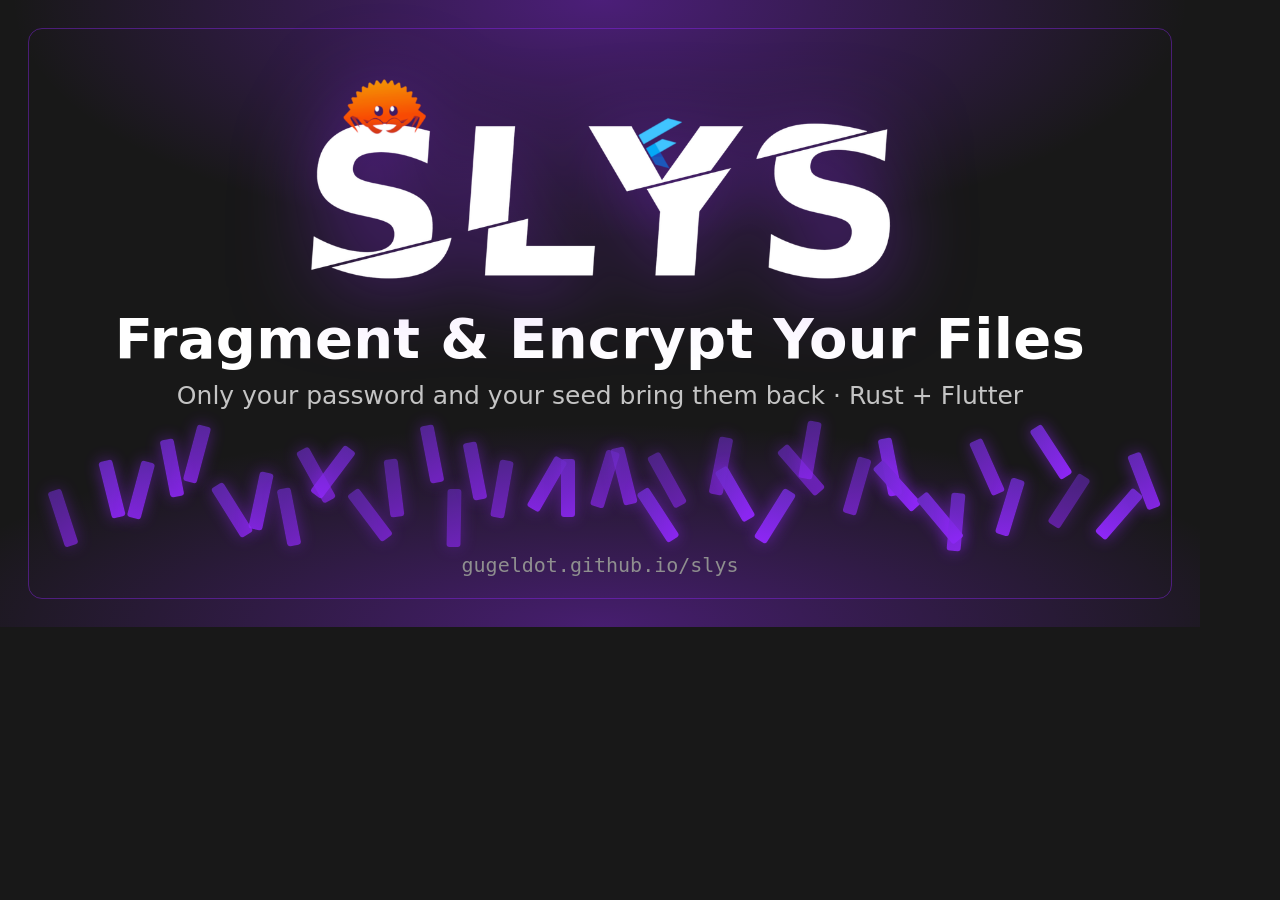
<file: docs/assets/og/src/og-slys.html>
<!DOCTYPE html><html lang="en"><head><meta charset="utf-8"><title>OG - SLYS</title>
<style>
*{margin:0;padding:0;box-sizing:border-box}
html,body{width:1200px;height:627px;overflow:hidden}
body{background:#181818;color:#fff;font-family:'Open Sans','DejaVu Sans',Arial,sans-serif;position:relative;text-align:center}
body::before{content:'';position:absolute;inset:0;background:radial-gradient(ellipse 70% 55% at 50% 0%,rgba(147,39,255,.42),transparent 70%),radial-gradient(ellipse 80% 45% at 50% 100%,rgba(147,39,255,.38),transparent 72%)}
body::after{content:'';position:absolute;inset:28px;border:1px solid rgba(147,39,255,.4);border-radius:14px}
.wrap{position:relative;z-index:1;height:100%;display:flex;flex-direction:column;align-items:center;padding-top:62px}
/* the brand PNG also contains its own tagline; this crop is the wordmark only */
.logo{width:800px;height:230px;background:url(../../brand/slys-wordmark.png) center/contain no-repeat;filter:drop-shadow(0 10px 40px rgba(147,39,255,.5))}
h1{margin-top:14px;font-size:56px;font-weight:700;letter-spacing:.3px}
p{margin-top:10px;font-size:25px;color:#c4c4c4}
/* the idea of the product: a file cut into scattered encrypted pieces */
.row{position:absolute;left:0;right:0;bottom:92px;height:96px}
.row i{position:absolute;display:block;width:14px;height:58px;border-radius:3px;background:linear-gradient(160deg,#6a2bc4,#9327ff);box-shadow:0 0 16px rgba(147,39,255,.55)}
.url{position:absolute;bottom:50px;left:0;right:0;z-index:1;font-family:'JetBrains Mono','DejaVu Sans Mono',monospace;font-size:20px;color:#8f8f8f}
</style></head><body>
<div class="wrap"><div class="logo" role="img" aria-label="SLYS"></div><h1>Fragment &amp; Encrypt Your Files</h1><p>Only your password and your seed bring them back · Rust + Flutter</p></div>
<div class="row" id="row"></div>
<div class="url">gugeldot.github.io/slys</div>
<script>
/* deterministic scatter so every render is identical */
var s=7,rnd=function(){s=(s*16807)%2147483647;return s/2147483647};
var row=document.getElementById('row'),n=38;
for(var i=0;i<n;i++){
  var e=document.createElement('i');
  var x=70+i*(1060/(n-1))+(rnd()-.5)*28;
  var y=(rnd()-.5)*74+19;
  e.style.left=x+'px';e.style.top=y+'px';
  e.style.transform='rotate('+((rnd()-.5)*84).toFixed(0)+'deg)';
  e.style.opacity=(.55+rnd()*.45).toFixed(2);
  row.appendChild(e);
}
</script>
</body></html>
</file>
<file: docs/assets/css/style.css>
/* SLYS landing - plain CSS, no dependencies.
   Palette carried over from the original site: #181818 background, #9327FF purple, white text, Roboto.
   Motion is progressive: everything is readable without JS and with prefers-reduced-motion. */

@font-face {
  font-family: "Roboto";
  font-style: normal;
  font-weight: 100 900;
  font-display: swap;
  src: url("../fonts/roboto-latin.woff2") format("woff2");
}

:root {
  --bg: #181818;
  --bg-2: #1e1e1e;
  --surface: #232323;
  --surface-2: #2c2c2c;
  --border: #353535;
  --text: #fff;
  --body: #d6d6d6;
  --muted: #a9a9a9;
  --purple: #9327ff;
  --purple-2: #b266ff;
  --glow: rgba(147, 39, 255, .35);
  --link: #8ea2ff;
  --green: #00ff06;
  --amber: #ffc861;
  --radius: 14px;
  --radius-s: 9px;
  --font: "Roboto", system-ui, -apple-system, "Segoe UI", Arial, sans-serif;
  --header-h: 4rem;
  --ease: cubic-bezier(.2, .8, .2, 1);
}

*, *::before, *::after { box-sizing: border-box; }
html { scroll-behavior: smooth; scroll-padding-top: calc(var(--header-h) + 12px); -webkit-text-size-adjust: 100%; }
@media (min-width: 1800px) { html { font-size: 112.5%; } }
@media (min-width: 2200px) { html { font-size: 131.25%; } }
@media (min-width: 3000px) { html { font-size: 175%; } }
html, body { overflow-x: clip; }
body { margin: 0; background: var(--bg); color: var(--body); font: 400 1rem/1.65 var(--font); overflow-x: hidden; }
img { max-width: 100%; height: auto; display: block; }
a { color: var(--link); text-underline-offset: 3px; }
a:hover { color: #b7c3ff; }
:focus-visible { outline: 3px solid #fff; outline-offset: 3px; border-radius: 4px; }
h1, h2, h3, h4 { color: var(--text); line-height: 1.15; margin: 0; }
p { margin: 0 0 1em; }
code, pre { font-family: ui-monospace, SFMono-Regular, Menlo, Consolas, monospace; }
.sr-only { position: absolute; width: 1px; height: 1px; overflow: hidden; clip: rect(0 0 0 0); white-space: nowrap; }
.skip { position: absolute; left: 8px; top: 0; transform: translateY(-150%); z-index: 100; background: #fff; color: #000; padding: .6rem 1rem; border-radius: var(--radius-s); }
.skip:focus { transform: translateY(8px); }
.ico { width: 1.15em; height: 1.15em; flex: none; fill: currentColor; }

/* ---------- Header ---------- */
.site-header { position: fixed; left: 0; right: 0; top: 0; z-index: 50; padding: 12px 16px 0; pointer-events: none; }
.progress { position: fixed; left: 0; top: 0; height: 2px; width: 100%; background: linear-gradient(90deg, var(--purple), var(--purple-2)); transform: scaleX(0); transform-origin: 0 50%; box-shadow: 0 0 12px var(--purple); z-index: 60; }
.bar { display: flex; justify-content: center; }
.dock { pointer-events: auto; display: flex; align-items: center; gap: 6px; flex-wrap: wrap; justify-content: center; padding: 6px 8px 6px 22px; border-radius: 999px; background: rgba(30, 30, 30, .62); backdrop-filter: blur(16px) saturate(1.5); -webkit-backdrop-filter: blur(16px) saturate(1.5); border: 1px solid rgba(255, 255, 255, .1); box-shadow: 0 10px 40px -12px rgba(0, 0, 0, .7), 0 0 0 1px rgba(147, 39, 255, .12), inset 0 1px 0 rgba(255, 255, 255, .06); animation: dock-in .9s var(--ease) both; }
@keyframes dock-in { from { opacity: 0; transform: translateY(-18px) scale(.96); } }
.brand { color: #fff; font-weight: 800; letter-spacing: .16em; text-decoration: none; font-size: 1rem; margin-right: 10px; transition: text-shadow .3s; }
.brand:hover { color: #fff; text-shadow: 0 0 16px var(--purple-2); }
.nav { position: relative; display: flex; flex-wrap: wrap; gap: 2px; }
.ind { position: absolute; top: 0; left: 0; height: 100%; width: 0; border-radius: 999px; background: linear-gradient(135deg, var(--purple), #7a1fe0); box-shadow: 0 6px 20px -6px var(--glow); opacity: 0; transition: transform .45s var(--ease), width .45s var(--ease), opacity .3s; pointer-events: none; }
.pill { position: relative; z-index: 1; display: inline-flex; align-items: center; padding: .5rem 1rem; border-radius: 999px; color: #cfcfcf; text-decoration: none; font-weight: 500; font-size: .92rem; transition: color .25s; }
.pill:hover, .pill.on { color: #fff; }
.nav-toggle { display: none; }

/* ---------- Buttons ---------- */
.btn { position: relative; display: inline-flex; align-items: center; justify-content: center; gap: 9px; min-height: 48px; padding: .75rem 1.5rem; border-radius: 999px; background: var(--purple); color: #fff; font-weight: 600; font-size: 1rem; text-decoration: none; border: 2px solid var(--purple); cursor: pointer; font-family: inherit; box-shadow: 0 10px 30px -10px var(--glow); transition: transform .25s var(--ease), box-shadow .25s, background .25s, border-color .25s; }
.btn:hover { background: var(--purple-2); border-color: var(--purple-2); color: #fff; transform: translateY(-3px); box-shadow: 0 16px 36px -10px var(--glow); }
.btn:active { transform: translateY(0) scale(.98); }
.btn-ghost { background: transparent; box-shadow: none; }
.btn-ghost:hover { background: rgba(147, 39, 255, .18); }
.btn-lg { min-height: 56px; padding: .9rem 2rem; font-size: 1.08rem; }

/* ---------- Layout ---------- */
main { max-width: 76rem; margin: 0 auto; padding: 0 24px 40px; }
section { padding: clamp(64px, 9vw, 112px) 0 0; }
.head { max-width: 46rem; margin-bottom: clamp(28px, 4vw, 44px); }
.eyebrow { display: inline-block; font-size: .78rem; font-weight: 700; letter-spacing: .18em; text-transform: uppercase; color: var(--purple-2); margin-bottom: 14px; }
.head h2 { font-size: clamp(1.9rem, 4.2vw, 3rem); letter-spacing: -.01em; margin-bottom: 14px; }
.head p { color: var(--body); font-size: 1.08rem; margin: 0; }
h3 { font-size: 1.15rem; }

/* ---------- Cards (with cursor spotlight) ---------- */
.card { position: relative; background: rgba(255, 255, 255, .03); border: 1px solid rgba(255, 255, 255, .08); border-radius: var(--radius); padding: 26px; transition: transform .35s var(--ease), border-color .3s, box-shadow .35s; }
.card::before { content: ""; position: absolute; inset: 0; border-radius: inherit; background: radial-gradient(360px circle at var(--mx, 50%) var(--my, 0%), rgba(147, 39, 255, .22), transparent 60%); opacity: 0; transition: opacity .3s; pointer-events: none; }
.card:hover { transform: translateY(-3px); border-color: rgba(147, 39, 255, .5); }
.card:hover::before { opacity: 1; }
.card > * { position: relative; }
.card h3 { margin-bottom: 8px; }
.card p:last-child { margin-bottom: 0; }
.card .tag { display: grid; place-items: center; width: 40px; height: 40px; border-radius: 50%; background: transparent; border: 1px solid rgba(147, 39, 255, .5); color: var(--purple-2); margin-bottom: 18px; font-weight: 800; }
.card .tag .ico { width: 22px; height: 22px; }

/* ---------- Hero ---------- */
.hero { position: relative; min-height: 100vh; min-height: 100svh; padding: 5.5rem 0 2.5rem; display: flex; flex-direction: column; align-items: center; justify-content: center; text-align: center; isolation: isolate; }
.aurora { position: absolute; top: -80px; bottom: 0; left: 50%; width: 100vw; margin-left: -50vw; z-index: -1; overflow: hidden; pointer-events: none; -webkit-mask-image: linear-gradient(#000 60%, transparent); mask-image: linear-gradient(#000 60%, transparent); }
.aurora i { position: absolute; width: 60vmax; height: 60vmax; border-radius: 50%; background: radial-gradient(circle, rgba(147, 39, 255, .42), transparent 62%); animation: drift 18s ease-in-out infinite alternate; }
.aurora i:nth-child(1) { left: 5%; top: -30vmax; }
.aurora i:nth-child(2) { right: 0; top: -22vmax; background: radial-gradient(circle, rgba(88, 31, 190, .5), transparent 62%); animation-duration: 23s; animation-delay: -6s; }
.aurora i:nth-child(3) { left: 35%; top: -8vmax; width: 36vmax; height: 36vmax; background: radial-gradient(circle, rgba(178, 102, 255, .24), transparent 62%); animation-duration: 15s; animation-delay: -3s; }
.aurora::after { content: ""; position: absolute; inset: 0; background-image: radial-gradient(rgba(255, 255, 255, .13) 1px, transparent 1.2px); background-size: 28px 28px; -webkit-mask-image: radial-gradient(ellipse at 50% 20%, #000, transparent 70%); mask-image: radial-gradient(ellipse at 50% 20%, #000, transparent 70%); }
@keyframes drift { from { transform: translate3d(-6%, 0, 0) scale(1); } to { transform: translate3d(8%, 10%, 0) scale(1.15); } }

.hero h1 { margin: 0 0 4px; filter: drop-shadow(0 12px 50px rgba(147, 39, 255, .45)); animation: float 7s ease-in-out infinite; }
.hero h1 img { height: min(32vh, 360px); height: min(32svh, 360px); width: auto; max-width: 92vw; margin: 0 auto; }
@keyframes float { 50% { transform: translateY(-8px); } }
.lead { max-width: 40rem; margin: 2.2svh auto 24px; font-size: clamp(1.1rem, 2.1vw, 1.35rem); color: #e4e4e4; }
.lead strong { color: #fff; background: linear-gradient(transparent 62%, rgba(147, 39, 255, .55) 62%); }
.cta { display: flex; flex-wrap: wrap; gap: 14px; justify-content: center; margin: 0 0 8px; }

/* intro: logo, headline and buttons arrive in pieces (see main.js) */
.js .intro { opacity: 0; animation: unhide 0s 12s forwards; }
@keyframes unhide { to { opacity: 1; } }
.js .hero h1 { animation: none; }
.js.intro-done .hero h1 { animation: float 7s ease-in-out infinite; }
.frag-layer { position: absolute; inset: 0; z-index: 3; pointer-events: none; }
.frag-layer > .pc { position: absolute; overflow: hidden; will-change: transform; }
.pc > i { position: absolute; inset: 0; border-radius: inherit; background: linear-gradient(160deg, #2e2e2e, #1b1b1b); box-shadow: inset 0 0 0 1px rgba(147, 39, 255, .6), 0 10px 26px -10px rgba(147, 39, 255, .55); }

/* fragment demo: a file shatters into encrypted shards, then reassembles */
.demo { --t0: 2.5s; --k: 1; position: relative; width: min(620px, 100%); height: clamp(150px, 22svh, 220px); margin: 2svh auto 0; display: flex; align-items: center; justify-content: center; gap: 0; }
.shard { position: relative; flex: 1; height: 78px; border-radius: 3px; background: #e4e4e4; box-shadow: 0 0 0 1px #e4e4e4; margin-right: -.5px; animation: shatter 15s var(--ease) infinite backwards, drop 1.2s cubic-bezier(.3, 1.3, .5, 1) backwards; animation-delay: calc(var(--t0) + var(--i) * 45ms), calc(var(--t0) + var(--i) * 25ms); }
.shard::before { content: ""; position: absolute; inset: 0; opacity: 0; border-radius: inherit; background: linear-gradient(160deg, #6a2bc4, var(--purple)); box-shadow: 0 0 18px var(--glow); animation: enc 15s var(--ease) infinite backwards; animation-delay: calc(var(--t0) + var(--i) * 45ms); }
.shard:nth-of-type(odd) { --s: 1; }
.shard:nth-of-type(even) { --s: -1; }
/* blade that sweeps the block just before it is cut again */
.demo::after { content: ""; position: absolute; left: 0; top: calc(50% - 56px); width: 2px; height: 112px; border-radius: 2px; background: #fff; box-shadow: 0 0 14px 3px var(--purple), 0 0 38px 6px var(--glow); opacity: 0; animation: blade 15s linear infinite backwards; animation-delay: var(--t0); pointer-events: none; }
@keyframes blade { 0%, 71.5% { left: 0; opacity: 0; } 72% { left: 0; opacity: 1; } 80.4% { left: 100%; opacity: 1; } 81.5%, 100% { left: 100%; opacity: 0; } }
@keyframes drop { from { translate: 0 -120vh; } }
@keyframes shatter { 0%, 22% { transform: translate(calc(var(--x) * var(--k)), calc(var(--y) * var(--k) * .55)) rotate(var(--r)); border-radius: 3px; } 50%, 70% { transform: none; border-radius: 0; } 73%, 78% { transform: translateY(calc(var(--s) * 7px)); border-radius: 0; } 94%, 100% { transform: translate(calc(var(--x) * var(--k)), calc(var(--y) * var(--k) * .55)) rotate(var(--r)); border-radius: 3px; } }
@keyframes enc { 0%, 24% { opacity: 1; } 48%, 70% { opacity: 0; } 92%, 100% { opacity: 1; } }
.demo-label { position: absolute; left: 0; right: 0; text-align: center; pointer-events: none; font-family: ui-monospace, Menlo, Consolas, monospace; }
.demo-label { top: 50%; transform: translateY(-50%); color: #181818; font-weight: 700; font-size: 1.05rem; letter-spacing: .02em; animation: lbl 15s infinite backwards; animation-delay: var(--t0); }
@keyframes lbl { 0%, 46% { opacity: 0; } 56%, 69% { opacity: 1; } 72%, 100% { opacity: 0; } }


/* ---------- What (bento) ---------- */

/* ---------- What / How ---------- */
.head { max-width: 56rem; }
.head h2 { text-wrap: balance; }
.trio3 { display: grid; grid-template-columns: repeat(3, minmax(0, 1fr)); gap: 18px; }
.flows { display: grid; gap: 0; border-bottom: 1px solid rgba(255, 255, 255, .08); }
.flow { display: flex; flex-wrap: wrap; align-items: center; gap: 12px; padding: 22px 0; border-top: 1px solid rgba(255, 255, 255, .08); }
.flow-t { width: 120px; font-size: .78rem; font-weight: 700; letter-spacing: .16em; text-transform: uppercase; color: var(--purple-2); }
.node { padding: .5rem 1.1rem; border-radius: 999px; border: 1px solid rgba(255, 255, 255, .16); color: #fff; font-weight: 500; }
.node.hi { background: rgba(147, 39, 255, .22); border-color: rgba(147, 39, 255, .7); }
.arr { color: var(--muted); }
.facts { display: grid; grid-template-columns: repeat(3, minmax(0, 1fr)); gap: 18px; margin: 32px 0 0; }
.fact { padding-left: 16px; border-left: 2px solid var(--purple); }
.fact b { display: block; color: #fff; font-size: clamp(1.4rem, 2.6vw, 1.9rem); letter-spacing: -.01em; line-height: 1.2; }
.fact span { color: var(--muted); font-size: .92rem; }
.check { list-style: none; margin: 0; padding: 8px 26px; }
.check li { position: relative; padding: 14px 0 14px 34px; border-bottom: 1px solid rgba(255, 255, 255, .07); }
.check li:last-child { border-bottom: 0; }
.check li::before { content: ""; position: absolute; left: 2px; top: 20px; width: 14px; height: 8px; border-left: 2.5px solid var(--purple-2); border-bottom: 2.5px solid var(--purple-2); transform: rotate(-45deg); }
.check.card:hover { transform: none; }

/* encryption mode picker with padlocks */
.modes { padding: 28px; }
.modes fieldset { border: 0; margin: 0; padding: 0; min-width: 0; }
.seg { position: relative; display: inline-flex; gap: 4px; padding: 5px; border: 1px solid var(--border); border-radius: 999px; background: var(--bg); margin: 0 0 24px; }
.seg input { position: absolute; opacity: 0; pointer-events: none; }
.seg label { cursor: pointer; padding: .5rem 1.25rem; border-radius: 999px; font-weight: 600; color: #ddd; transition: background .3s, color .3s; }
.seg input:checked + label { background: var(--purple); color: #fff; box-shadow: 0 6px 16px -6px var(--glow); }
.seg input:focus-visible + label { outline: 3px solid #fff; outline-offset: 2px; }
.fraglist { display: grid; grid-template-columns: repeat(8, minmax(0, 1fr)); gap: 8px; margin-bottom: 22px; padding-top: 8px; }
.frag { position: relative; aspect-ratio: 3 / 4; border-radius: 8px; background: var(--surface-2); border: 1px solid var(--border); display: grid; place-items: center; color: #777; transition: color .4s, transform .5s var(--ease), box-shadow .45s, border-color .45s; }
.frag::before { content: ""; position: absolute; inset: -1px; border-radius: inherit; background: linear-gradient(160deg, #6a2bc4, var(--purple)); opacity: 0; transition: opacity .45s; }
.frag .lock { position: relative; width: 38%; height: auto; overflow: visible; }
.lock .shackle { transform-box: view-box; transform-origin: 16px 11px; transform: translate(1px, -3.5px) rotate(-38deg); transition: transform .55s cubic-bezier(.3, 1.7, .5, 1); transition-delay: calc(var(--i) * 60ms + 120ms); }
/* order on lock: shackle closes (120ms), the whole tile squashes like a click (560ms), then it turns purple (680ms) */
.frag.enc { color: #fff; border-color: var(--purple-2); transform: translateY(-6px); box-shadow: 0 14px 26px -12px var(--glow); animation: snap .45s var(--ease) both; animation-delay: calc(var(--i) * 60ms + 560ms); transition-delay: calc(var(--i) * 60ms + 680ms); }
.frag.enc::before { opacity: 1; transition-delay: calc(var(--i) * 60ms + 680ms); }
.frag.enc .shackle { transform: none; }
@keyframes snap { 40% { scale: .9 .86; } }
.mode-desc { margin: 0; min-height: 3.3em; }
.js .mode-desc { display: none; }
.js .mode-desc.on { display: block; animation: fade .5s var(--ease); }
@keyframes fade { from { opacity: 0; transform: translateY(6px); } }
.note { display: flex; gap: 12px; align-items: flex-start; padding: 16px 20px; border-radius: var(--radius-s); background: rgba(255, 200, 97, .08); border: 1px solid rgba(255, 200, 97, .35); margin: 18px 0 0; color: #f2e4c8; }
.note .ico { color: var(--amber); width: 22px; height: 22px; margin-top: 1px; }
.note p, .note span { margin: 0; }

/* ---------- Usage ---------- */
.two { display: grid; grid-template-columns: repeat(2, minmax(0, 1fr)); gap: 18px; }
.todo-list { list-style: none; margin: 14px 0 0; padding: 0; counter-reset: t; display: grid; gap: 12px; }
.todo-list li { counter-increment: t; position: relative; padding-left: 42px; min-height: 30px; }
.todo-list li::before { content: counter(t); position: absolute; left: 0; top: 0; display: grid; place-items: center; width: 28px; height: 28px; border-radius: 50%; background: rgba(147, 39, 255, .2); color: var(--purple-2); font-weight: 700; font-size: .85rem; }
.sub { margin: 56px 0 8px; font-size: 1.6rem; }
.sub-lead { max-width: 46rem; }

/* ---------- Screenshots (carousel) ---------- */
.carousel { position: relative; }
.viewport { border-radius: var(--radius); border: 1px solid rgba(255, 255, 255, .08); background: radial-gradient(ellipse at 50% 0%, rgba(147, 39, 255, .16), transparent 65%), #101010; overflow-x: auto; scroll-snap-type: x mandatory; scrollbar-width: none; overscroll-behavior-x: contain; }
.viewport::-webkit-scrollbar { display: none; }
.track { list-style: none; margin: 0; padding: 0; display: flex; }
.slide { flex: 0 0 100%; scroll-snap-align: center; padding: 28px 72px 20px; display: grid; justify-items: center; }
.slide figure { margin: 0; display: grid; justify-items: center; gap: 16px; max-width: 100%; }
.slide a { display: block; cursor: zoom-in; border-radius: 12px; overflow: hidden; border: 1px solid rgba(255, 255, 255, .12); box-shadow: 0 30px 70px -30px var(--glow); transition: transform .5s var(--ease), box-shadow .5s; }
.slide a:hover { transform: scale(1.015); box-shadow: 0 40px 80px -28px rgba(147, 39, 255, .6); }
.slide img { height: min(58vh, 540px); width: auto; max-width: 100%; background: #000; }
.slide figcaption { color: #e6e6e6; text-align: center; max-width: 46rem; }
.car-btn { position: absolute; top: calc(50% - 34px); z-index: 2; width: 48px; height: 48px; border-radius: 50%; border: 1px solid rgba(255, 255, 255, .15); background: rgba(24, 24, 24, .7); backdrop-filter: blur(10px); -webkit-backdrop-filter: blur(10px); color: #fff; display: grid; place-items: center; cursor: pointer; transition: background .25s, transform .25s var(--ease), border-color .25s; }
.car-btn .ico { width: 22px; height: 22px; }
.car-btn:hover { background: var(--purple); border-color: var(--purple-2); transform: scale(1.1); }
.car-btn.prev { left: 14px; }
.car-btn.prev .ico { transform: scaleX(-1); }
.car-btn.next { right: 14px; }
.car-foot { display: flex; align-items: center; justify-content: center; gap: 18px; margin-top: 18px; }
.dots { display: flex; gap: 8px; }
.dot { width: 10px; height: 10px; padding: 0; border: 0; border-radius: 999px; background: rgba(255, 255, 255, .25); cursor: pointer; transition: width .4s var(--ease), background .3s; position: relative; }
.dot::after { content: ""; position: absolute; inset: -12px -4px; }
.dot:hover { background: rgba(255, 255, 255, .5); }
.dot.on { width: 30px; background: var(--purple); }
.js 
.lightbox { border: 1px solid var(--border); border-radius: var(--radius); background: var(--bg); color: #fff; padding: 12px; max-width: min(96vw, 1100px); width: 100%; }
.lightbox::backdrop { background: rgba(0, 0, 0, .88); backdrop-filter: blur(4px); }
.lightbox[open] { animation: pop .35s var(--ease); }
@keyframes pop { from { opacity: 0; transform: scale(.94); } }
.lightbox figure { margin: 0; }
.lightbox img { width: 100%; max-height: 78vh; object-fit: contain; background: #000; border-radius: var(--radius-s); }
.lightbox figcaption { padding: 10px 4px 0; color: #ddd; }
.lb-actions { display: flex; gap: 10px; justify-content: flex-end; padding-top: 10px; }
.lb-actions button { font: inherit; font-weight: 600; color: #fff; background: var(--purple); border: 0; border-radius: 999px; min-width: 48px; min-height: 44px; padding: 0 1.1rem; cursor: pointer; }
.lb-actions button:hover { background: var(--purple-2); }

/* ---------- Videos ---------- */
.video-card { padding: 0; }
.video-card h3 { padding: 18px 22px 0; }
.video { position: relative; display: block; margin: 14px 22px 0; aspect-ratio: 16 / 9; border-radius: var(--radius-s); overflow: hidden; background: radial-gradient(circle at 50% 40%, #3b1768, #121212 75%); }
.video img { position: absolute; top: 8%; left: 0; right: 0; width: 48%; height: auto; margin: 0 auto; opacity: .92; transition: transform .6s var(--ease); }
a.video:hover img { transform: scale(1.06); }
.video iframe { position: absolute; inset: 0; width: 100%; height: 100%; border: 0; }
.play { position: absolute; left: 50%; top: 72%; width: 64px; height: 64px; margin: -32px 0 0 -32px; border-radius: 50%; background: var(--purple); color: #fff; display: grid; place-items: center; animation: pulse 2.4s infinite; transition: transform .3s var(--ease); }
a.video:hover .play { transform: scale(1.12); }
.play .ico { width: 30px; height: 30px; margin-left: 4px; }
@keyframes pulse { 0% { box-shadow: 0 0 0 0 var(--glow); } 70%, 100% { box-shadow: 0 0 0 22px rgba(147, 39, 255, 0); } }
.video-card .alt { margin: 0; padding: 12px 22px 18px; font-size: .92rem; color: var(--muted); }

/* ---------- Download ---------- */
.os-grid { display: grid; grid-template-columns: repeat(3, minmax(0, 1fr)); gap: 18px; }
.os { text-align: center; padding: 30px 24px; }
.os img { width: 72px; height: 72px; object-fit: contain; margin: 0 auto 14px; transition: transform .5s var(--ease); }
.os:hover img { transform: scale(1.12) rotate(-4deg); }
.os h3 { font-size: 1.3rem; }
.os .meta { color: var(--muted); font-size: .92rem; margin: 12px 0 8px; }
.os .rec { display: inline-block; font-size: .78rem; font-weight: 700; letter-spacing: .06em; text-transform: uppercase; background: var(--purple); color: #fff; padding: .2rem .7rem; border-radius: 999px; margin: 8px 0 0; }
.os .rec[hidden] { display: none; }
.os.is-current { border-color: var(--purple); box-shadow: 0 0 0 1px var(--purple), 0 24px 50px -26px var(--glow); }
.os .hash { font-size: .8rem; color: var(--muted); margin: 0; }
.os .hash code { display: block; margin-top: 3px; word-break: break-all; color: #d0d0d0; }
.os-soon { opacity: .75; }
.os-soon:hover { opacity: 1; }
.os .btn { margin-top: 10px; }

details.acc { border: 1px solid var(--border); border-radius: var(--radius-s); background: var(--bg-2); margin-top: 12px; transition: border-color .3s; }
details.acc[open] { border-color: rgba(147, 39, 255, .6); }
details.acc summary { cursor: pointer; list-style: none; padding: 16px 22px; font-weight: 600; color: #fff; display: flex; justify-content: space-between; align-items: center; gap: 12px; }
details.acc summary::-webkit-details-marker { display: none; }
details.acc summary::after { content: "+"; font-size: 1.5rem; line-height: 1; color: var(--purple-2); transition: transform .3s var(--ease); }
details.acc[open] summary::after { transform: rotate(45deg); }
details.acc.closing summary::after { transform: none; }
details.acc .body { padding: 0 22px 20px; }
details.acc .body > :last-child { margin-bottom: 0; }
.accs { margin-top: 28px; }
pre { margin: 0 0 12px; padding: 14px 16px; background: #0e0e0e; border: 1px solid var(--border); border-radius: var(--radius-s); overflow-x: auto; color: #e9e9e9; font-size: .92rem; }
code { background: rgba(255, 255, 255, .08); padding: .1em .4em; border-radius: 5px; font-size: .92em; }
pre code { background: none; padding: 0; }
ul.plain { margin: 0 0 1em; padding-left: 1.2em; }
ul.plain li { margin-bottom: .4em; }

/* ---------- Roadmap ---------- */
.timeline { list-style: none; margin: 0; padding: 0; display: grid; grid-template-columns: repeat(6, minmax(0, 1fr)); gap: 14px; position: relative; }
.timeline::before { content: ""; position: absolute; left: 0; right: 0; top: 17px; height: 2px; background: var(--border); }
.timeline::after { content: ""; position: absolute; left: 0; top: 17px; height: 2px; width: 69%; background: linear-gradient(90deg, var(--purple), var(--purple-2)); box-shadow: 0 0 12px var(--purple); transform-origin: 0 50%; }
.js .timeline::after { transform: scaleX(0); transition: transform 1.4s var(--ease) .2s; }
.js .timeline.in::after { transform: scaleX(1); }
.timeline > li { position: relative; padding-top: 48px; }
.timeline > li::before { content: ""; position: absolute; top: 8px; left: 0; width: 20px; height: 20px; border-radius: 50%; background: var(--bg); border: 3px solid var(--border); z-index: 1; }
.timeline > li.done::before { background: var(--purple); border-color: var(--purple-2); box-shadow: 0 0 0 6px rgba(147, 39, 255, .2); }
.timeline h3 { display: flex; align-items: center; gap: 10px; flex-wrap: wrap; font-size: 1.35rem; margin-bottom: 8px; }
.badge { font-size: .72rem; font-weight: 700; letter-spacing: .06em; text-transform: uppercase; padding: .2rem .65rem; border-radius: 999px; background: rgba(255, 255, 255, .08); color: #ddd; }
.done .badge { background: var(--purple); color: #fff; }
.timeline ul { margin: 0; padding-left: 1.1em; }
.timeline p { margin: 0; }
.changelog { margin: 0; padding: 0; list-style: none; display: grid; gap: 10px; }
.changelog li { padding-left: 14px; border-left: 2px solid var(--purple); }

/* ---------- Legal / About / Footer ---------- */
.links4 { display: grid; grid-template-columns: repeat(4, minmax(0, 1fr)); gap: 18px; }
.link-card { display: flex; flex-direction: column; gap: 8px; text-decoration: none; color: var(--body); padding: 24px; }
.link-card:hover { color: #fff; }
.lc-t { display: flex; align-items: center; justify-content: space-between; gap: 10px; color: #fff; font-weight: 700; font-size: 1.15rem; }
.lc-t .go { width: 20px; height: 20px; color: var(--purple-2); transform: rotate(-45deg); transition: transform .35s var(--ease); }
.link-card:hover .go { transform: rotate(0) translateX(4px); }
.lc-d { font-size: .95rem; color: var(--muted); }
.more { margin: 22px 0 0; color: var(--muted); }
.legal p { color: var(--muted); font-size: .92rem; }
.site-footer { border-top: 1px solid rgba(255, 255, 255, .08); margin-top: 90px; background: linear-gradient(180deg, transparent, rgba(147, 39, 255, .08)); }
.foot { max-width: 76rem; margin: 0 auto; padding: 36px 24px 44px; display: flex; flex-wrap: wrap; gap: 16px 40px; align-items: center; justify-content: space-between; font-size: .95rem; }
.foot-brand { font-weight: 800; letter-spacing: .14em; color: #fff; font-size: 1.15rem; margin: 0; }
.foot ul { list-style: none; display: flex; flex-wrap: wrap; gap: 8px 26px; margin: 0; padding: 0; }

/* ---------- Scroll reveal ---------- */
.js .reveal { opacity: 0; transform: translateY(28px); transition: opacity .8s var(--ease), transform .8s var(--ease); transition-delay: var(--d, 0s); }
.js .reveal.in { opacity: 1; transform: none; }
.js .card.reveal.in { transition: opacity .8s var(--ease) var(--d, 0s), transform .35s var(--ease), border-color .3s, box-shadow .35s; }

/* ---------- Responsive ---------- */
@media (max-width: 1100px) {
    .timeline { grid-template-columns: repeat(2, minmax(0, 1fr)); row-gap: 28px; }
  .timeline::before, .timeline::after { display: none; }
}
@media (max-width: 860px) {
  .js .nav-toggle { display: inline-flex; font: inherit; font-weight: 600; color: #fff; background: var(--purple); border: 0; border-radius: 999px; padding: .5rem 1.1rem; min-height: 44px; align-items: center; cursor: pointer; }
  .dock { width: 100%; justify-content: space-between; border-radius: 26px; padding: 6px 8px 6px 18px; }
  .js .nav { display: none; width: 100%; flex-direction: column; padding: 4px 0 8px; }
  .ind { display: none; }
  .pill.on { background: var(--purple); }
  .js .nav.open { display: flex; }
  .js .nav .pill { padding: .7rem 1rem; }
  main { padding-left: 16px; padding-right: 16px; }
        .fraglist { grid-template-columns: repeat(4, minmax(0, 1fr)); }
}
@media (max-width: 560px) {
  .links4 { grid-template-columns: minmax(0, 1fr); }
  .slide { padding: 16px 12px 12px; }
  .slide img { height: auto; width: 100%; }
  .car-btn { top: auto; bottom: 62px; width: 42px; height: 42px; }
  .car-btn.prev { left: 8px; }
  .car-btn.next { right: 8px; }
  .demo { --k: .45; }
        .seg { display: flex; }
  .seg label { flex: 1; text-align: center; padding-left: .4rem; padding-right: .4rem; }
  .video { margin-left: 14px; margin-right: 14px; }
  .video-card h3, .video-card .alt { padding-left: 14px; padding-right: 14px; }
}

@media (prefers-reduced-motion: reduce) {
  *, *::before, *::after { animation: none !important; transition: none !important; scroll-behavior: auto !important; }
  .js .reveal { opacity: 1; transform: none; }
  .js .intro { opacity: 1; animation: none; }
  .js .hero h1 { animation: none; }
  .js   .shard::before { opacity: 0; }
  .demo::after { display: none; }
}
</file>
<file: site/assets/css/style.css>
/* SLYS landing - plain CSS, no dependencies.
   Palette carried over from the original site: #181818 background, #9327FF purple, white text, Roboto.
   Motion is progressive: everything is readable without JS and with prefers-reduced-motion. */

@font-face {
  font-family: "Roboto";
  font-style: normal;
  font-weight: 100 900;
  font-display: swap;
  src: url("../fonts/roboto-latin.woff2") format("woff2");
}

:root {
  --bg: #181818;
  --bg-2: #1e1e1e;
  --surface: #232323;
  --surface-2: #2c2c2c;
  --border: #353535;
  --text: #fff;
  --body: #d6d6d6;
  --muted: #a9a9a9;
  --purple: #9327ff;
  --purple-2: #b266ff;
  --glow: rgba(147, 39, 255, .35);
  --link: #8ea2ff;
  --green: #00ff06;
  --amber: #ffc861;
  --radius: 14px;
  --radius-s: 9px;
  --font: "Roboto", system-ui, -apple-system, "Segoe UI", Arial, sans-serif;
  --header-h: 4rem;
  --ease: cubic-bezier(.2, .8, .2, 1);
}

*, *::before, *::after { box-sizing: border-box; }
html { scroll-behavior: smooth; scroll-padding-top: calc(var(--header-h) + 12px); -webkit-text-size-adjust: 100%; }
@media (min-width: 1800px) { html { font-size: 112.5%; } }
@media (min-width: 2200px) { html { font-size: 131.25%; } }
@media (min-width: 3000px) { html { font-size: 175%; } }
html, body { overflow-x: clip; }
body { margin: 0; background: var(--bg); color: var(--body); font: 400 1rem/1.65 var(--font); overflow-x: hidden; }
img { max-width: 100%; height: auto; display: block; }
a { color: var(--link); text-underline-offset: 3px; }
a:hover { color: #b7c3ff; }
:focus-visible { outline: 3px solid #fff; outline-offset: 3px; border-radius: 4px; }
h1, h2, h3, h4 { color: var(--text); line-height: 1.15; margin: 0; }
p { margin: 0 0 1em; }
code, pre { font-family: ui-monospace, SFMono-Regular, Menlo, Consolas, monospace; }
.sr-only { position: absolute; width: 1px; height: 1px; overflow: hidden; clip: rect(0 0 0 0); white-space: nowrap; }
.skip { position: absolute; left: 8px; top: 0; transform: translateY(-150%); z-index: 100; background: #fff; color: #000; padding: .6rem 1rem; border-radius: var(--radius-s); }
.skip:focus { transform: translateY(8px); }
.ico { width: 1.15em; height: 1.15em; flex: none; fill: currentColor; }

/* ---------- Header ---------- */
.site-header { position: fixed; left: 0; right: 0; top: 0; z-index: 50; padding: 12px 16px 0; pointer-events: none; }
.progress { position: fixed; left: 0; top: 0; height: 2px; width: 100%; background: linear-gradient(90deg, var(--purple), var(--purple-2)); transform: scaleX(0); transform-origin: 0 50%; box-shadow: 0 0 12px var(--purple); z-index: 60; }
.bar { display: flex; justify-content: center; }
.dock { pointer-events: auto; display: flex; align-items: center; gap: 6px; flex-wrap: wrap; justify-content: center; padding: 6px 8px 6px 22px; border-radius: 999px; background: rgba(30, 30, 30, .62); backdrop-filter: blur(16px) saturate(1.5); -webkit-backdrop-filter: blur(16px) saturate(1.5); border: 1px solid rgba(255, 255, 255, .1); box-shadow: 0 10px 40px -12px rgba(0, 0, 0, .7), 0 0 0 1px rgba(147, 39, 255, .12), inset 0 1px 0 rgba(255, 255, 255, .06); animation: dock-in .9s var(--ease) both; }
@keyframes dock-in { from { opacity: 0; transform: translateY(-18px) scale(.96); } }
.brand { color: #fff; font-weight: 800; letter-spacing: .16em; text-decoration: none; font-size: 1rem; margin-right: 10px; transition: text-shadow .3s; }
.brand:hover { color: #fff; text-shadow: 0 0 16px var(--purple-2); }
.nav { position: relative; display: flex; flex-wrap: wrap; gap: 2px; }
.ind { position: absolute; top: 0; left: 0; height: 100%; width: 0; border-radius: 999px; background: linear-gradient(135deg, var(--purple), #7a1fe0); box-shadow: 0 6px 20px -6px var(--glow); opacity: 0; transition: transform .45s var(--ease), width .45s var(--ease), opacity .3s; pointer-events: none; }
.pill { position: relative; z-index: 1; display: inline-flex; align-items: center; padding: .5rem 1rem; border-radius: 999px; color: #cfcfcf; text-decoration: none; font-weight: 500; font-size: .92rem; transition: color .25s; }
.pill:hover, .pill.on { color: #fff; }
.nav-toggle { display: none; }

/* ---------- Buttons ---------- */
.btn { position: relative; display: inline-flex; align-items: center; justify-content: center; gap: 9px; min-height: 48px; padding: .75rem 1.5rem; border-radius: 999px; background: var(--purple); color: #fff; font-weight: 600; font-size: 1rem; text-decoration: none; border: 2px solid var(--purple); cursor: pointer; font-family: inherit; box-shadow: 0 10px 30px -10px var(--glow); transition: transform .25s var(--ease), box-shadow .25s, background .25s, border-color .25s; }
.btn:hover { background: var(--purple-2); border-color: var(--purple-2); color: #fff; transform: translateY(-3px); box-shadow: 0 16px 36px -10px var(--glow); }
.btn:active { transform: translateY(0) scale(.98); }
.btn-ghost { background: transparent; box-shadow: none; }
.btn-ghost:hover { background: rgba(147, 39, 255, .18); }
.btn-lg { min-height: 56px; padding: .9rem 2rem; font-size: 1.08rem; }

/* ---------- Layout ---------- */
main { max-width: 76rem; margin: 0 auto; padding: 0 24px 40px; }
section { padding: clamp(64px, 9vw, 112px) 0 0; }
.head { max-width: 46rem; margin-bottom: clamp(28px, 4vw, 44px); }
.eyebrow { display: inline-block; font-size: .78rem; font-weight: 700; letter-spacing: .18em; text-transform: uppercase; color: var(--purple-2); margin-bottom: 14px; }
.head h2 { font-size: clamp(1.9rem, 4.2vw, 3rem); letter-spacing: -.01em; margin-bottom: 14px; }
.head p { color: var(--body); font-size: 1.08rem; margin: 0; }
h3 { font-size: 1.15rem; }

/* ---------- Cards (with cursor spotlight) ---------- */
.card { position: relative; background: rgba(255, 255, 255, .03); border: 1px solid rgba(255, 255, 255, .08); border-radius: var(--radius); padding: 26px; transition: transform .35s var(--ease), border-color .3s, box-shadow .35s; }
.card::before { content: ""; position: absolute; inset: 0; border-radius: inherit; background: radial-gradient(360px circle at var(--mx, 50%) var(--my, 0%), rgba(147, 39, 255, .22), transparent 60%); opacity: 0; transition: opacity .3s; pointer-events: none; }
.card:hover { transform: translateY(-3px); border-color: rgba(147, 39, 255, .5); }
.card:hover::before { opacity: 1; }
.card > * { position: relative; }
.card h3 { margin-bottom: 8px; }
.card p:last-child { margin-bottom: 0; }
.card .tag { display: grid; place-items: center; width: 40px; height: 40px; border-radius: 50%; background: transparent; border: 1px solid rgba(147, 39, 255, .5); color: var(--purple-2); margin-bottom: 18px; font-weight: 800; }
.card .tag .ico { width: 22px; height: 22px; }

/* ---------- Hero ---------- */
.hero { position: relative; min-height: 100vh; min-height: 100svh; padding: 5.5rem 0 2.5rem; display: flex; flex-direction: column; align-items: center; justify-content: center; text-align: center; isolation: isolate; }
.aurora { position: absolute; top: -80px; bottom: 0; left: 50%; width: 100vw; margin-left: -50vw; z-index: -1; overflow: hidden; pointer-events: none; -webkit-mask-image: linear-gradient(#000 60%, transparent); mask-image: linear-gradient(#000 60%, transparent); }
.aurora i { position: absolute; width: 60vmax; height: 60vmax; border-radius: 50%; background: radial-gradient(circle, rgba(147, 39, 255, .42), transparent 62%); animation: drift 18s ease-in-out infinite alternate; }
.aurora i:nth-child(1) { left: 5%; top: -30vmax; }
.aurora i:nth-child(2) { right: 0; top: -22vmax; background: radial-gradient(circle, rgba(88, 31, 190, .5), transparent 62%); animation-duration: 23s; animation-delay: -6s; }
.aurora i:nth-child(3) { left: 35%; top: -8vmax; width: 36vmax; height: 36vmax; background: radial-gradient(circle, rgba(178, 102, 255, .24), transparent 62%); animation-duration: 15s; animation-delay: -3s; }
.aurora::after { content: ""; position: absolute; inset: 0; background-image: radial-gradient(rgba(255, 255, 255, .13) 1px, transparent 1.2px); background-size: 28px 28px; -webkit-mask-image: radial-gradient(ellipse at 50% 20%, #000, transparent 70%); mask-image: radial-gradient(ellipse at 50% 20%, #000, transparent 70%); }
@keyframes drift { from { transform: translate3d(-6%, 0, 0) scale(1); } to { transform: translate3d(8%, 10%, 0) scale(1.15); } }

.hero h1 { margin: 0 0 4px; filter: drop-shadow(0 12px 50px rgba(147, 39, 255, .45)); animation: float 7s ease-in-out infinite; }
.hero h1 img { height: min(32vh, 360px); height: min(32svh, 360px); width: auto; max-width: 92vw; margin: 0 auto; }
@keyframes float { 50% { transform: translateY(-8px); } }
.lead { max-width: 40rem; margin: 2.2svh auto 24px; font-size: clamp(1.1rem, 2.1vw, 1.35rem); color: #e4e4e4; }
.lead strong { color: #fff; background: linear-gradient(transparent 62%, rgba(147, 39, 255, .55) 62%); }
.cta { display: flex; flex-wrap: wrap; gap: 14px; justify-content: center; margin: 0 0 8px; }

/* intro: logo, headline and buttons arrive in pieces (see main.js) */
.js .intro { opacity: 0; animation: unhide 0s 12s forwards; }
@keyframes unhide { to { opacity: 1; } }
.js .hero h1 { animation: none; }
.js.intro-done .hero h1 { animation: float 7s ease-in-out infinite; }
.frag-layer { position: absolute; inset: 0; z-index: 3; pointer-events: none; }
.frag-layer > .pc { position: absolute; overflow: hidden; will-change: transform; }
.pc > i { position: absolute; inset: 0; border-radius: inherit; background: linear-gradient(160deg, #2e2e2e, #1b1b1b); box-shadow: inset 0 0 0 1px rgba(147, 39, 255, .6), 0 10px 26px -10px rgba(147, 39, 255, .55); }

/* fragment demo: a file shatters into encrypted shards, then reassembles */
.demo { --t0: 2.5s; --k: 1; position: relative; width: min(620px, 100%); height: clamp(150px, 22svh, 220px); margin: 2svh auto 0; display: flex; align-items: center; justify-content: center; gap: 0; }
.shard { position: relative; flex: 1; height: 78px; border-radius: 3px; background: #e4e4e4; box-shadow: 0 0 0 1px #e4e4e4; margin-right: -.5px; animation: shatter 15s var(--ease) infinite backwards, drop 1.2s cubic-bezier(.3, 1.3, .5, 1) backwards; animation-delay: calc(var(--t0) + var(--i) * 45ms), calc(var(--t0) + var(--i) * 25ms); }
.shard::before { content: ""; position: absolute; inset: 0; opacity: 0; border-radius: inherit; background: linear-gradient(160deg, #6a2bc4, var(--purple)); box-shadow: 0 0 18px var(--glow); animation: enc 15s var(--ease) infinite backwards; animation-delay: calc(var(--t0) + var(--i) * 45ms); }
.shard:nth-of-type(odd) { --s: 1; }
.shard:nth-of-type(even) { --s: -1; }
/* blade that sweeps the block just before it is cut again */
.demo::after { content: ""; position: absolute; left: 0; top: calc(50% - 56px); width: 2px; height: 112px; border-radius: 2px; background: #fff; box-shadow: 0 0 14px 3px var(--purple), 0 0 38px 6px var(--glow); opacity: 0; animation: blade 15s linear infinite backwards; animation-delay: var(--t0); pointer-events: none; }
@keyframes blade { 0%, 71.5% { left: 0; opacity: 0; } 72% { left: 0; opacity: 1; } 80.4% { left: 100%; opacity: 1; } 81.5%, 100% { left: 100%; opacity: 0; } }
@keyframes drop { from { translate: 0 -120vh; } }
@keyframes shatter { 0%, 22% { transform: translate(calc(var(--x) * var(--k)), calc(var(--y) * var(--k) * .55)) rotate(var(--r)); border-radius: 3px; } 50%, 70% { transform: none; border-radius: 0; } 73%, 78% { transform: translateY(calc(var(--s) * 7px)); border-radius: 0; } 94%, 100% { transform: translate(calc(var(--x) * var(--k)), calc(var(--y) * var(--k) * .55)) rotate(var(--r)); border-radius: 3px; } }
@keyframes enc { 0%, 24% { opacity: 1; } 48%, 70% { opacity: 0; } 92%, 100% { opacity: 1; } }
.demo-label { position: absolute; left: 0; right: 0; text-align: center; pointer-events: none; font-family: ui-monospace, Menlo, Consolas, monospace; }
.demo-label { top: 50%; transform: translateY(-50%); color: #181818; font-weight: 700; font-size: 1.05rem; letter-spacing: .02em; animation: lbl 15s infinite backwards; animation-delay: var(--t0); }
@keyframes lbl { 0%, 46% { opacity: 0; } 56%, 69% { opacity: 1; } 72%, 100% { opacity: 0; } }


/* ---------- What (bento) ---------- */

/* ---------- What / How ---------- */
.head { max-width: 56rem; }
.head h2 { text-wrap: balance; }
.trio3 { display: grid; grid-template-columns: repeat(3, minmax(0, 1fr)); gap: 18px; }
.flows { display: grid; gap: 0; border-bottom: 1px solid rgba(255, 255, 255, .08); }
.flow { display: flex; flex-wrap: wrap; align-items: center; gap: 12px; padding: 22px 0; border-top: 1px solid rgba(255, 255, 255, .08); }
.flow-t { width: 120px; font-size: .78rem; font-weight: 700; letter-spacing: .16em; text-transform: uppercase; color: var(--purple-2); }
.node { padding: .5rem 1.1rem; border-radius: 999px; border: 1px solid rgba(255, 255, 255, .16); color: #fff; font-weight: 500; }
.node.hi { background: rgba(147, 39, 255, .22); border-color: rgba(147, 39, 255, .7); }
.arr { color: var(--muted); }
.facts { display: grid; grid-template-columns: repeat(3, minmax(0, 1fr)); gap: 18px; margin: 32px 0 0; }
.fact { padding-left: 16px; border-left: 2px solid var(--purple); }
.fact b { display: block; color: #fff; font-size: clamp(1.4rem, 2.6vw, 1.9rem); letter-spacing: -.01em; line-height: 1.2; }
.fact span { color: var(--muted); font-size: .92rem; }
.check { list-style: none; margin: 0; padding: 8px 26px; }
.check li { position: relative; padding: 14px 0 14px 34px; border-bottom: 1px solid rgba(255, 255, 255, .07); }
.check li:last-child { border-bottom: 0; }
.check li::before { content: ""; position: absolute; left: 2px; top: 20px; width: 14px; height: 8px; border-left: 2.5px solid var(--purple-2); border-bottom: 2.5px solid var(--purple-2); transform: rotate(-45deg); }
.check.card:hover { transform: none; }

/* encryption mode picker with padlocks */
.modes { padding: 28px; }
.modes fieldset { border: 0; margin: 0; padding: 0; min-width: 0; }
.seg { position: relative; display: inline-flex; gap: 4px; padding: 5px; border: 1px solid var(--border); border-radius: 999px; background: var(--bg); margin: 0 0 24px; }
.seg input { position: absolute; opacity: 0; pointer-events: none; }
.seg label { cursor: pointer; padding: .5rem 1.25rem; border-radius: 999px; font-weight: 600; color: #ddd; transition: background .3s, color .3s; }
.seg input:checked + label { background: var(--purple); color: #fff; box-shadow: 0 6px 16px -6px var(--glow); }
.seg input:focus-visible + label { outline: 3px solid #fff; outline-offset: 2px; }
.fraglist { display: grid; grid-template-columns: repeat(8, minmax(0, 1fr)); gap: 8px; margin-bottom: 22px; padding-top: 8px; }
.frag { position: relative; aspect-ratio: 3 / 4; border-radius: 8px; background: var(--surface-2); border: 1px solid var(--border); display: grid; place-items: center; color: #777; transition: color .4s, transform .5s var(--ease), box-shadow .45s, border-color .45s; }
.frag::before { content: ""; position: absolute; inset: -1px; border-radius: inherit; background: linear-gradient(160deg, #6a2bc4, var(--purple)); opacity: 0; transition: opacity .45s; }
.frag .lock { position: relative; width: 38%; height: auto; overflow: visible; }
.lock .shackle { transform-box: view-box; transform-origin: 16px 11px; transform: translate(1px, -3.5px) rotate(-38deg); transition: transform .55s cubic-bezier(.3, 1.7, .5, 1); transition-delay: calc(var(--i) * 60ms + 120ms); }
/* order on lock: shackle closes (120ms), the whole tile squashes like a click (560ms), then it turns purple (680ms) */
.frag.enc { color: #fff; border-color: var(--purple-2); transform: translateY(-6px); box-shadow: 0 14px 26px -12px var(--glow); animation: snap .45s var(--ease) both; animation-delay: calc(var(--i) * 60ms + 560ms); transition-delay: calc(var(--i) * 60ms + 680ms); }
.frag.enc::before { opacity: 1; transition-delay: calc(var(--i) * 60ms + 680ms); }
.frag.enc .shackle { transform: none; }
@keyframes snap { 40% { scale: .9 .86; } }
.mode-desc { margin: 0; min-height: 3.3em; }
.js .mode-desc { display: none; }
.js .mode-desc.on { display: block; animation: fade .5s var(--ease); }
@keyframes fade { from { opacity: 0; transform: translateY(6px); } }
.note { display: flex; gap: 12px; align-items: flex-start; padding: 16px 20px; border-radius: var(--radius-s); background: rgba(255, 200, 97, .08); border: 1px solid rgba(255, 200, 97, .35); margin: 18px 0 0; color: #f2e4c8; }
.note .ico { color: var(--amber); width: 22px; height: 22px; margin-top: 1px; }
.note p, .note span { margin: 0; }

/* ---------- Usage ---------- */
.two { display: grid; grid-template-columns: repeat(2, minmax(0, 1fr)); gap: 18px; }
.todo-list { list-style: none; margin: 14px 0 0; padding: 0; counter-reset: t; display: grid; gap: 12px; }
.todo-list li { counter-increment: t; position: relative; padding-left: 42px; min-height: 30px; }
.todo-list li::before { content: counter(t); position: absolute; left: 0; top: 0; display: grid; place-items: center; width: 28px; height: 28px; border-radius: 50%; background: rgba(147, 39, 255, .2); color: var(--purple-2); font-weight: 700; font-size: .85rem; }
.sub { margin: 56px 0 8px; font-size: 1.6rem; }
.sub-lead { max-width: 46rem; }

/* ---------- Screenshots (carousel) ---------- */
.carousel { position: relative; }
.viewport { border-radius: var(--radius); border: 1px solid rgba(255, 255, 255, .08); background: radial-gradient(ellipse at 50% 0%, rgba(147, 39, 255, .16), transparent 65%), #101010; overflow-x: auto; scroll-snap-type: x mandatory; scrollbar-width: none; overscroll-behavior-x: contain; }
.viewport::-webkit-scrollbar { display: none; }
.track { list-style: none; margin: 0; padding: 0; display: flex; }
.slide { flex: 0 0 100%; scroll-snap-align: center; padding: 28px 72px 20px; display: grid; justify-items: center; }
.slide figure { margin: 0; display: grid; justify-items: center; gap: 16px; max-width: 100%; }
.slide a { display: block; cursor: zoom-in; border-radius: 12px; overflow: hidden; border: 1px solid rgba(255, 255, 255, .12); box-shadow: 0 30px 70px -30px var(--glow); transition: transform .5s var(--ease), box-shadow .5s; }
.slide a:hover { transform: scale(1.015); box-shadow: 0 40px 80px -28px rgba(147, 39, 255, .6); }
.slide img { height: min(58vh, 540px); width: auto; max-width: 100%; background: #000; }
.slide figcaption { color: #e6e6e6; text-align: center; max-width: 46rem; }
.car-btn { position: absolute; top: calc(50% - 34px); z-index: 2; width: 48px; height: 48px; border-radius: 50%; border: 1px solid rgba(255, 255, 255, .15); background: rgba(24, 24, 24, .7); backdrop-filter: blur(10px); -webkit-backdrop-filter: blur(10px); color: #fff; display: grid; place-items: center; cursor: pointer; transition: background .25s, transform .25s var(--ease), border-color .25s; }
.car-btn .ico { width: 22px; height: 22px; }
.car-btn:hover { background: var(--purple); border-color: var(--purple-2); transform: scale(1.1); }
.car-btn.prev { left: 14px; }
.car-btn.prev .ico { transform: scaleX(-1); }
.car-btn.next { right: 14px; }
.car-foot { display: flex; align-items: center; justify-content: center; gap: 18px; margin-top: 18px; }
.dots { display: flex; gap: 8px; }
.dot { width: 10px; height: 10px; padding: 0; border: 0; border-radius: 999px; background: rgba(255, 255, 255, .25); cursor: pointer; transition: width .4s var(--ease), background .3s; position: relative; }
.dot::after { content: ""; position: absolute; inset: -12px -4px; }
.dot:hover { background: rgba(255, 255, 255, .5); }
.dot.on { width: 30px; background: var(--purple); }
.js 
.lightbox { border: 1px solid var(--border); border-radius: var(--radius); background: var(--bg); color: #fff; padding: 12px; max-width: min(96vw, 1100px); width: 100%; }
.lightbox::backdrop { background: rgba(0, 0, 0, .88); backdrop-filter: blur(4px); }
.lightbox[open] { animation: pop .35s var(--ease); }
@keyframes pop { from { opacity: 0; transform: scale(.94); } }
.lightbox figure { margin: 0; }
.lightbox img { width: 100%; max-height: 78vh; object-fit: contain; background: #000; border-radius: var(--radius-s); }
.lightbox figcaption { padding: 10px 4px 0; color: #ddd; }
.lb-actions { display: flex; gap: 10px; justify-content: flex-end; padding-top: 10px; }
.lb-actions button { font: inherit; font-weight: 600; color: #fff; background: var(--purple); border: 0; border-radius: 999px; min-width: 48px; min-height: 44px; padding: 0 1.1rem; cursor: pointer; }
.lb-actions button:hover { background: var(--purple-2); }

/* ---------- Videos ---------- */
.video-card { padding: 0; }
.video-card h3 { padding: 18px 22px 0; }
.video { position: relative; display: block; margin: 14px 22px 0; aspect-ratio: 16 / 9; border-radius: var(--radius-s); overflow: hidden; background: radial-gradient(circle at 50% 40%, #3b1768, #121212 75%); }
.video img { position: absolute; top: 8%; left: 0; right: 0; width: 48%; height: auto; margin: 0 auto; opacity: .92; transition: transform .6s var(--ease); }
a.video:hover img { transform: scale(1.06); }
.video iframe { position: absolute; inset: 0; width: 100%; height: 100%; border: 0; }
.play { position: absolute; left: 50%; top: 72%; width: 64px; height: 64px; margin: -32px 0 0 -32px; border-radius: 50%; background: var(--purple); color: #fff; display: grid; place-items: center; animation: pulse 2.4s infinite; transition: transform .3s var(--ease); }
a.video:hover .play { transform: scale(1.12); }
.play .ico { width: 30px; height: 30px; margin-left: 4px; }
@keyframes pulse { 0% { box-shadow: 0 0 0 0 var(--glow); } 70%, 100% { box-shadow: 0 0 0 22px rgba(147, 39, 255, 0); } }
.video-card .alt { margin: 0; padding: 12px 22px 18px; font-size: .92rem; color: var(--muted); }

/* ---------- Download ---------- */
.os-grid { display: grid; grid-template-columns: repeat(3, minmax(0, 1fr)); gap: 18px; }
.os { text-align: center; padding: 30px 24px; }
.os img { width: 72px; height: 72px; object-fit: contain; margin: 0 auto 14px; transition: transform .5s var(--ease); }
.os:hover img { transform: scale(1.12) rotate(-4deg); }
.os h3 { font-size: 1.3rem; }
.os .meta { color: var(--muted); font-size: .92rem; margin: 12px 0 8px; }
.os .rec { display: inline-block; font-size: .78rem; font-weight: 700; letter-spacing: .06em; text-transform: uppercase; background: var(--purple); color: #fff; padding: .2rem .7rem; border-radius: 999px; margin: 8px 0 0; }
.os .rec[hidden] { display: none; }
.os.is-current { border-color: var(--purple); box-shadow: 0 0 0 1px var(--purple), 0 24px 50px -26px var(--glow); }
.os .hash { font-size: .8rem; color: var(--muted); margin: 0; }
.os .hash code { display: block; margin-top: 3px; word-break: break-all; color: #d0d0d0; }
.os-soon { opacity: .75; }
.os-soon:hover { opacity: 1; }
.os .btn { margin-top: 10px; }

details.acc { border: 1px solid var(--border); border-radius: var(--radius-s); background: var(--bg-2); margin-top: 12px; transition: border-color .3s; }
details.acc[open] { border-color: rgba(147, 39, 255, .6); }
details.acc summary { cursor: pointer; list-style: none; padding: 16px 22px; font-weight: 600; color: #fff; display: flex; justify-content: space-between; align-items: center; gap: 12px; }
details.acc summary::-webkit-details-marker { display: none; }
details.acc summary::after { content: "+"; font-size: 1.5rem; line-height: 1; color: var(--purple-2); transition: transform .3s var(--ease); }
details.acc[open] summary::after { transform: rotate(45deg); }
details.acc.closing summary::after { transform: none; }
details.acc .body { padding: 0 22px 20px; }
details.acc .body > :last-child { margin-bottom: 0; }
.accs { margin-top: 28px; }
pre { margin: 0 0 12px; padding: 14px 16px; background: #0e0e0e; border: 1px solid var(--border); border-radius: var(--radius-s); overflow-x: auto; color: #e9e9e9; font-size: .92rem; }
code { background: rgba(255, 255, 255, .08); padding: .1em .4em; border-radius: 5px; font-size: .92em; }
pre code { background: none; padding: 0; }
ul.plain { margin: 0 0 1em; padding-left: 1.2em; }
ul.plain li { margin-bottom: .4em; }

/* ---------- Roadmap ---------- */
.timeline { list-style: none; margin: 0; padding: 0; display: grid; grid-template-columns: repeat(5, minmax(0, 1fr)); gap: 18px; position: relative; }
.timeline::before { content: ""; position: absolute; left: 0; right: 0; top: 17px; height: 2px; background: var(--border); }
.timeline::after { content: ""; position: absolute; left: 0; top: 17px; height: 2px; width: 40%; background: linear-gradient(90deg, var(--purple), var(--purple-2)); box-shadow: 0 0 12px var(--purple); transform-origin: 0 50%; }
.js .timeline::after { transform: scaleX(0); transition: transform 1.4s var(--ease) .2s; }
.js .timeline.in::after { transform: scaleX(1); }
.timeline > li { position: relative; padding-top: 48px; }
.timeline > li::before { content: ""; position: absolute; top: 8px; left: 0; width: 20px; height: 20px; border-radius: 50%; background: var(--bg); border: 3px solid var(--border); z-index: 1; }
.timeline > li.done::before { background: var(--purple); border-color: var(--purple-2); box-shadow: 0 0 0 6px rgba(147, 39, 255, .2); }
.timeline h3 { display: flex; align-items: center; gap: 10px; flex-wrap: wrap; font-size: 1.35rem; margin-bottom: 8px; }
.badge { font-size: .72rem; font-weight: 700; letter-spacing: .06em; text-transform: uppercase; padding: .2rem .65rem; border-radius: 999px; background: rgba(255, 255, 255, .08); color: #ddd; }
.done .badge { background: var(--purple); color: #fff; }
.timeline ul { margin: 0; padding-left: 1.1em; }
.timeline p { margin: 0; }
.changelog { margin: 0; padding: 0; list-style: none; display: grid; gap: 10px; }
.changelog li { padding-left: 14px; border-left: 2px solid var(--purple); }

/* ---------- Legal / About / Footer ---------- */
.links4 { display: grid; grid-template-columns: repeat(4, minmax(0, 1fr)); gap: 18px; }
.link-card { display: flex; flex-direction: column; gap: 8px; text-decoration: none; color: var(--body); padding: 24px; }
.link-card:hover { color: #fff; }
.lc-t { display: flex; align-items: center; justify-content: space-between; gap: 10px; color: #fff; font-weight: 700; font-size: 1.15rem; }
.lc-t .go { width: 20px; height: 20px; color: var(--purple-2); transform: rotate(-45deg); transition: transform .35s var(--ease); }
.link-card:hover .go { transform: rotate(0) translateX(4px); }
.lc-d { font-size: .95rem; color: var(--muted); }
.more { margin: 22px 0 0; color: var(--muted); }
.legal p { color: var(--muted); font-size: .92rem; }
.site-footer { border-top: 1px solid rgba(255, 255, 255, .08); margin-top: 90px; background: linear-gradient(180deg, transparent, rgba(147, 39, 255, .08)); }
.foot { max-width: 76rem; margin: 0 auto; padding: 36px 24px 44px; display: flex; flex-wrap: wrap; gap: 16px 40px; align-items: center; justify-content: space-between; font-size: .95rem; }
.foot-brand { font-weight: 800; letter-spacing: .14em; color: #fff; font-size: 1.15rem; margin: 0; }
.foot ul { list-style: none; display: flex; flex-wrap: wrap; gap: 8px 26px; margin: 0; padding: 0; }

/* ---------- Scroll reveal ---------- */
.js .reveal { opacity: 0; transform: translateY(28px); transition: opacity .8s var(--ease), transform .8s var(--ease); transition-delay: var(--d, 0s); }
.js .reveal.in { opacity: 1; transform: none; }
.js .card.reveal.in { transition: opacity .8s var(--ease) var(--d, 0s), transform .35s var(--ease), border-color .3s, box-shadow .35s; }

/* ---------- Responsive ---------- */
@media (max-width: 1000px) {
    .timeline { grid-template-columns: repeat(2, minmax(0, 1fr)); row-gap: 28px; }
  .timeline::before, .timeline::after { display: none; }
}
@media (max-width: 860px) {
  .js .nav-toggle { display: inline-flex; font: inherit; font-weight: 600; color: #fff; background: var(--purple); border: 0; border-radius: 999px; padding: .5rem 1.1rem; min-height: 44px; align-items: center; cursor: pointer; }
  .dock { width: 100%; justify-content: space-between; border-radius: 26px; padding: 6px 8px 6px 18px; }
  .js .nav { display: none; width: 100%; flex-direction: column; padding: 4px 0 8px; }
  .ind { display: none; }
  .pill.on { background: var(--purple); }
  .js .nav.open { display: flex; }
  .js .nav .pill { padding: .7rem 1rem; }
  main { padding-left: 16px; padding-right: 16px; }
        .fraglist { grid-template-columns: repeat(4, minmax(0, 1fr)); }
}
@media (max-width: 560px) {
  .links4 { grid-template-columns: minmax(0, 1fr); }
  .slide { padding: 16px 12px 12px; }
  .slide img { height: auto; width: 100%; }
  .car-btn { top: auto; bottom: 62px; width: 42px; height: 42px; }
  .car-btn.prev { left: 8px; }
  .car-btn.next { right: 8px; }
  .demo { --k: .45; }
        .seg { display: flex; }
  .seg label { flex: 1; text-align: center; padding-left: .4rem; padding-right: .4rem; }
  .video { margin-left: 14px; margin-right: 14px; }
  .video-card h3, .video-card .alt { padding-left: 14px; padding-right: 14px; }
}

@media (prefers-reduced-motion: reduce) {
  *, *::before, *::after { animation: none !important; transition: none !important; scroll-behavior: auto !important; }
  .js .reveal { opacity: 1; transform: none; }
  .js .intro { opacity: 1; animation: none; }
  .js .hero h1 { animation: none; }
  .js   .shard::before { opacity: 0; }
  .demo::after { display: none; }
}
</file>
